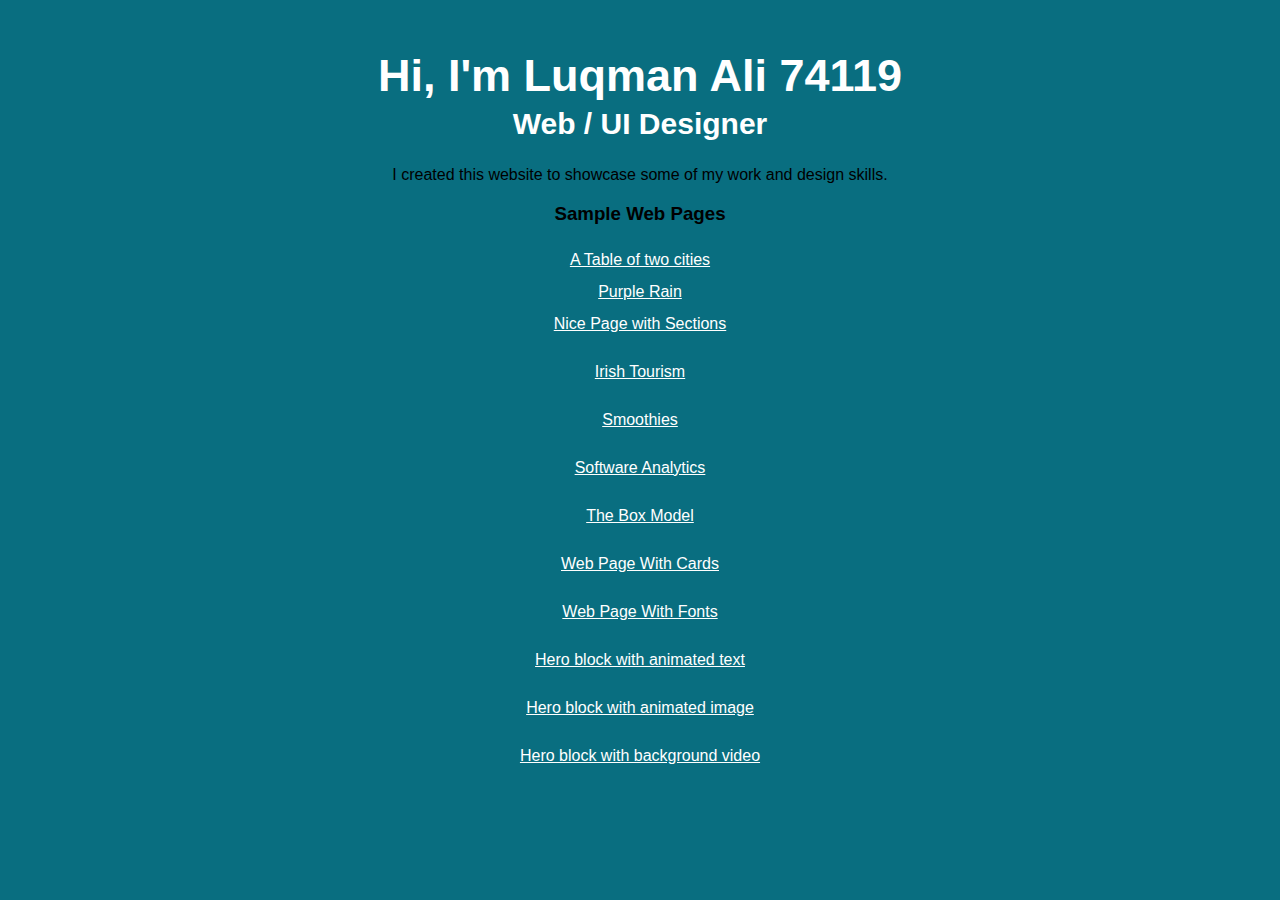
<file: index.html>
<!DOCTYPE html>
<html lang="en">
  <head>
    <meta charset="UTF-8" />
    <meta name="viewport" content="width=device-width, initial-scale=1.0" />
    <link rel="apple-touch-icon" sizes="180x180" href="assests/img/favicon/apple-touch-icon.png">    
    <link rel="icon" type="image/png" sizes="32x32" href="assests/img/favicon/favicon-32x32.png">    
    <link rel="icon" type="image/png" sizes="16x16" href="assests/img/favicon/favicon-16x16.png">    
    <link rel="manifest" href="assests/img/favicon/site.webmanifest">
    <title>Luqman Ali 74119</title>
    <link rel="stylesheet" href="assests/css/global.css" />
  </head>
  <body>
    <div class="container">
      <h1>Hi, I'm Luqman Ali 74119</h1>
      <h2>Web / UI Designer</h2>
      <p>
        I created this website to showcase some of my work and design skills.
      </p>
      <section>
        <h3>Sample Web Pages</h3>
 <a href="exercises/page-1.html">A Table of two cities </a>
</br>
 <a href="exercises/page-2.html">Purple Rain</a>
</br>
        <a href="exercises/page-3.html">Nice Page with Sections</a>
        <p><a href="exercises/page-5.html">Irish Tourism</a></p> 
<p><a href="exercises/page-6.html">Smoothies</a></p> 
<p><a href="exercises/page-7.html">Software Analytics</a></p> 
<p><a href="exercises/page-8.html">The Box Model</a></p>
<p><a href="exercises/page-9.html">Web Page With Cards</a></p> 
<p><a href="exercises/page-10.html">Web Page With Fonts</a></p>
<p><a href="exercises/hero-text.html">Hero block with animated text</a></p> 
<p><a href="exercises/hero-image.html">Hero block with animated image</a></p> 
<p><a href="exercises/hero-video.html">Hero block with background video</a></p> 
      </section>
    </div>
  </body>
</html>
</file>
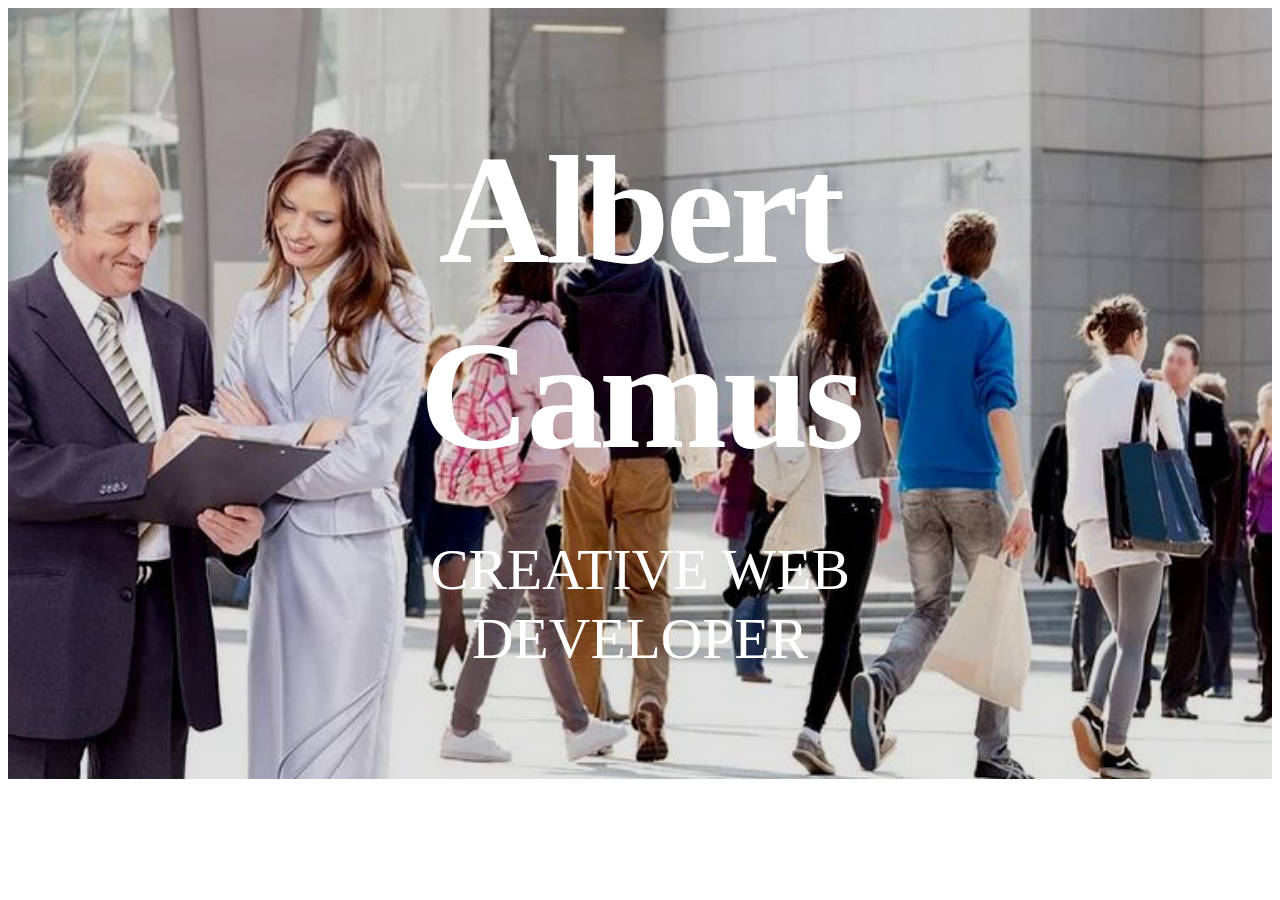
<file: exercises/hero-image.html>
<!DOCTYPE html>
<html lang="en">
<head>
    <meta charset="UTF-8">
    <meta http-equiv="X-UA-Compatible" content="IE=edge">
    <meta name="viewport" content="width=device-width, initial-scale=1.0">
    <title>Luqman Ali 74119</title>
    <meta name="description" content="A hero block with a background image and a tinted overlay.">
    <link rel="stylesheet" href="assets/css/hero-image.css">
</head>


<body>

    <!-- hero block -->
    <header>

        <div class="hero-text-container slide-in-top">
            <!-- Apply slide-in-left for a staggered effect on text -->
            <h1 class="slide-in-left">Albert Camus</h1>
            <h2 class="slide-in-left">Creative Web Developer</h2>
        </div>
        <div class="hero-bg-media">
            <img src="assets/img/business.jpg" alt="sample background image">   
        </div>
        <div class="bd-overly"></div>
    </header>
    <!-- /hero block -->

 

</body>
</html>
</file>
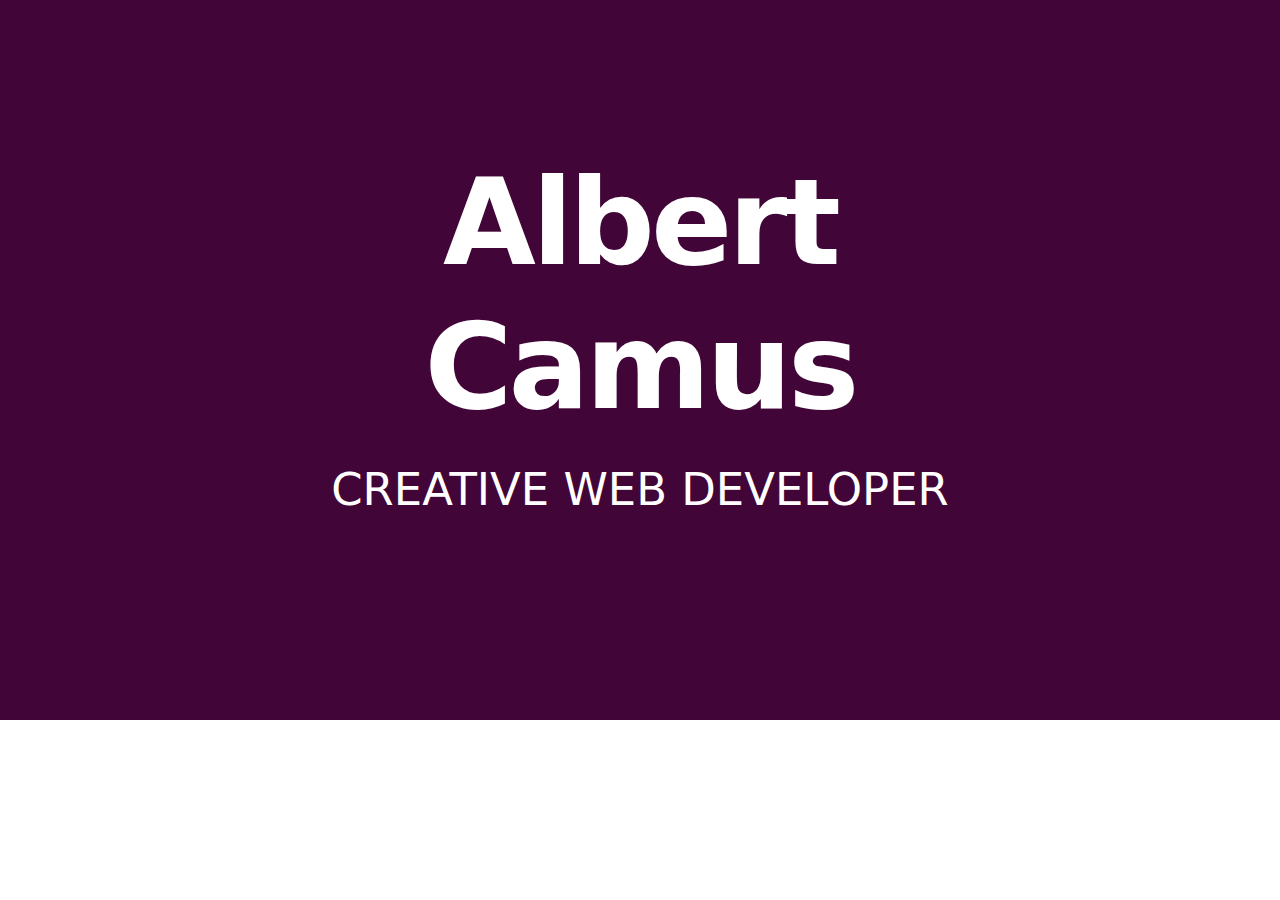
<file: exercises/hero-text.html>
<!DOCTYPE html>
<html lang="en">
<head>
    <meta charset="UTF-8">
    <meta http-equiv="X-UA-Compatible" content="IE=edge">
    <meta name="viewport" content="width=device-width, initial-scale=1.0">
    <title>Luqman Ali 74119</title>
    <meta name="description" content="An above-the-fold hero block with animated text and various background colours.">

    <link rel="stylesheet" href="assets/css/hero-text.css">

</head>


<body>

    <!-- hero block -->
    <header>

        <div class="hero-text-container">
            <h1>Albert Camus</h1>
            <h2>Creative Web Developer</h2>
        </div>

    </header>
    <!-- /hero block -->

 

</body>
</html>
</file>
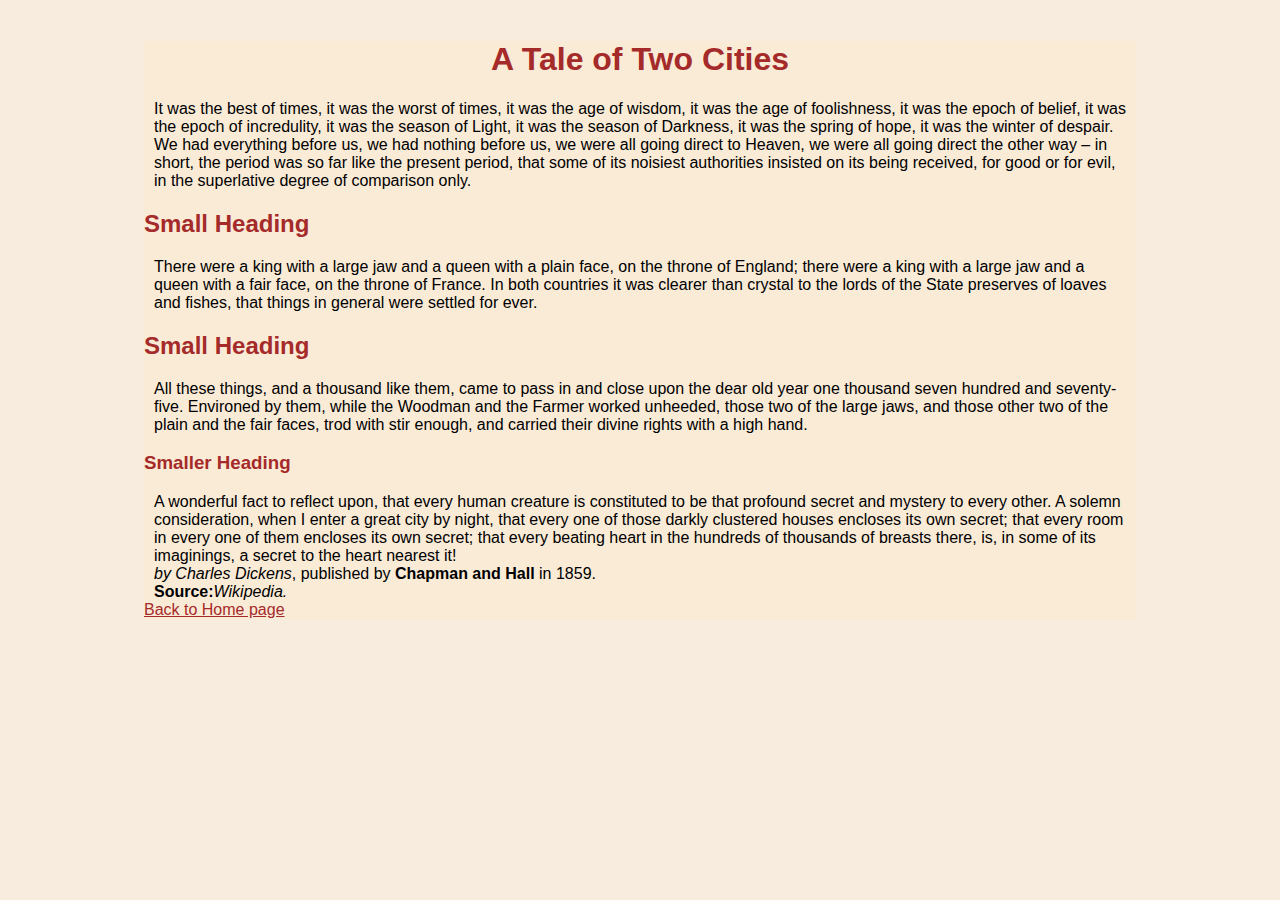
<file: exercises/page-1.html>
<!DOCTYPE html>
<html lang="en">
  <head>
    <meta charset="UTF-8" />
    <meta name="viewport" content="width=device-width, initial-scale=1.0" />
    <title>Luqman Ali 74119</title>
    <link rel="stylesheet" href="assets/css/style-1.css" />
  </head>
  <body>
    <div class="container">
      <h1>A Tale of Two Cities</h1>

      <p>
        It was the best of times, it was the worst of times, it was the age of
        wisdom, it was the age of foolishness, it was the epoch of belief, it
        was the epoch of incredulity, it was the season of Light, it was the
        season of Darkness, it was the spring of hope, it was the winter of
        despair.
      </p>

      <p>
        We had everything before us, we had nothing before us, we were all going
        direct to Heaven, we were all going direct the other way – in short, the
        period was so far like the present period, that some of its noisiest
        authorities insisted on its being received, for good or for evil, in the
        superlative degree of comparison only.
      </p>

      <h2>Small Heading</h2>
      <p>
        There were a king with a large jaw and a queen with a plain face, on the
        throne of England; there were a king with a large jaw and a queen with a
        fair face, on the throne of France. In both countries it was clearer
        than crystal to the lords of the State preserves of loaves and fishes,
        that things in general were settled for ever.
      </p>

      <h2>Small Heading</h2>
      <p>
        All these things, and a thousand like them, came to pass in and close
        upon the dear old year one thousand seven hundred and seventy-five.
        Environed by them, while the Woodman and the Farmer worked unheeded,
        those two of the large jaws, and those other two of the plain and the
        fair faces, trod with stir enough, and carried their divine rights with
        a high hand.
      </p>

      <h3>Smaller Heading</h3>
      <p>
        A wonderful fact to reflect upon, that every human creature is
        constituted to be that profound secret and mystery to every other. A
        solemn consideration, when I enter a great city by night, that every one
        of those darkly clustered houses encloses its own secret; that every
        room in every one of them encloses its own secret; that every beating
        heart in the hundreds of thousands of breasts there, is, in some of its
        imaginings, a secret to the heart nearest it!
      </p>

      <p>
        <em>by Charles Dickens</em>, published by
        <strong>Chapman and Hall</strong> in 1859.<br />
        <strong>Source:</strong><i>Wikipedia.</i>
      </p>

      <a href="../index.html">Back to Home page</a>
    </div>
  </body>
</html>
</file>
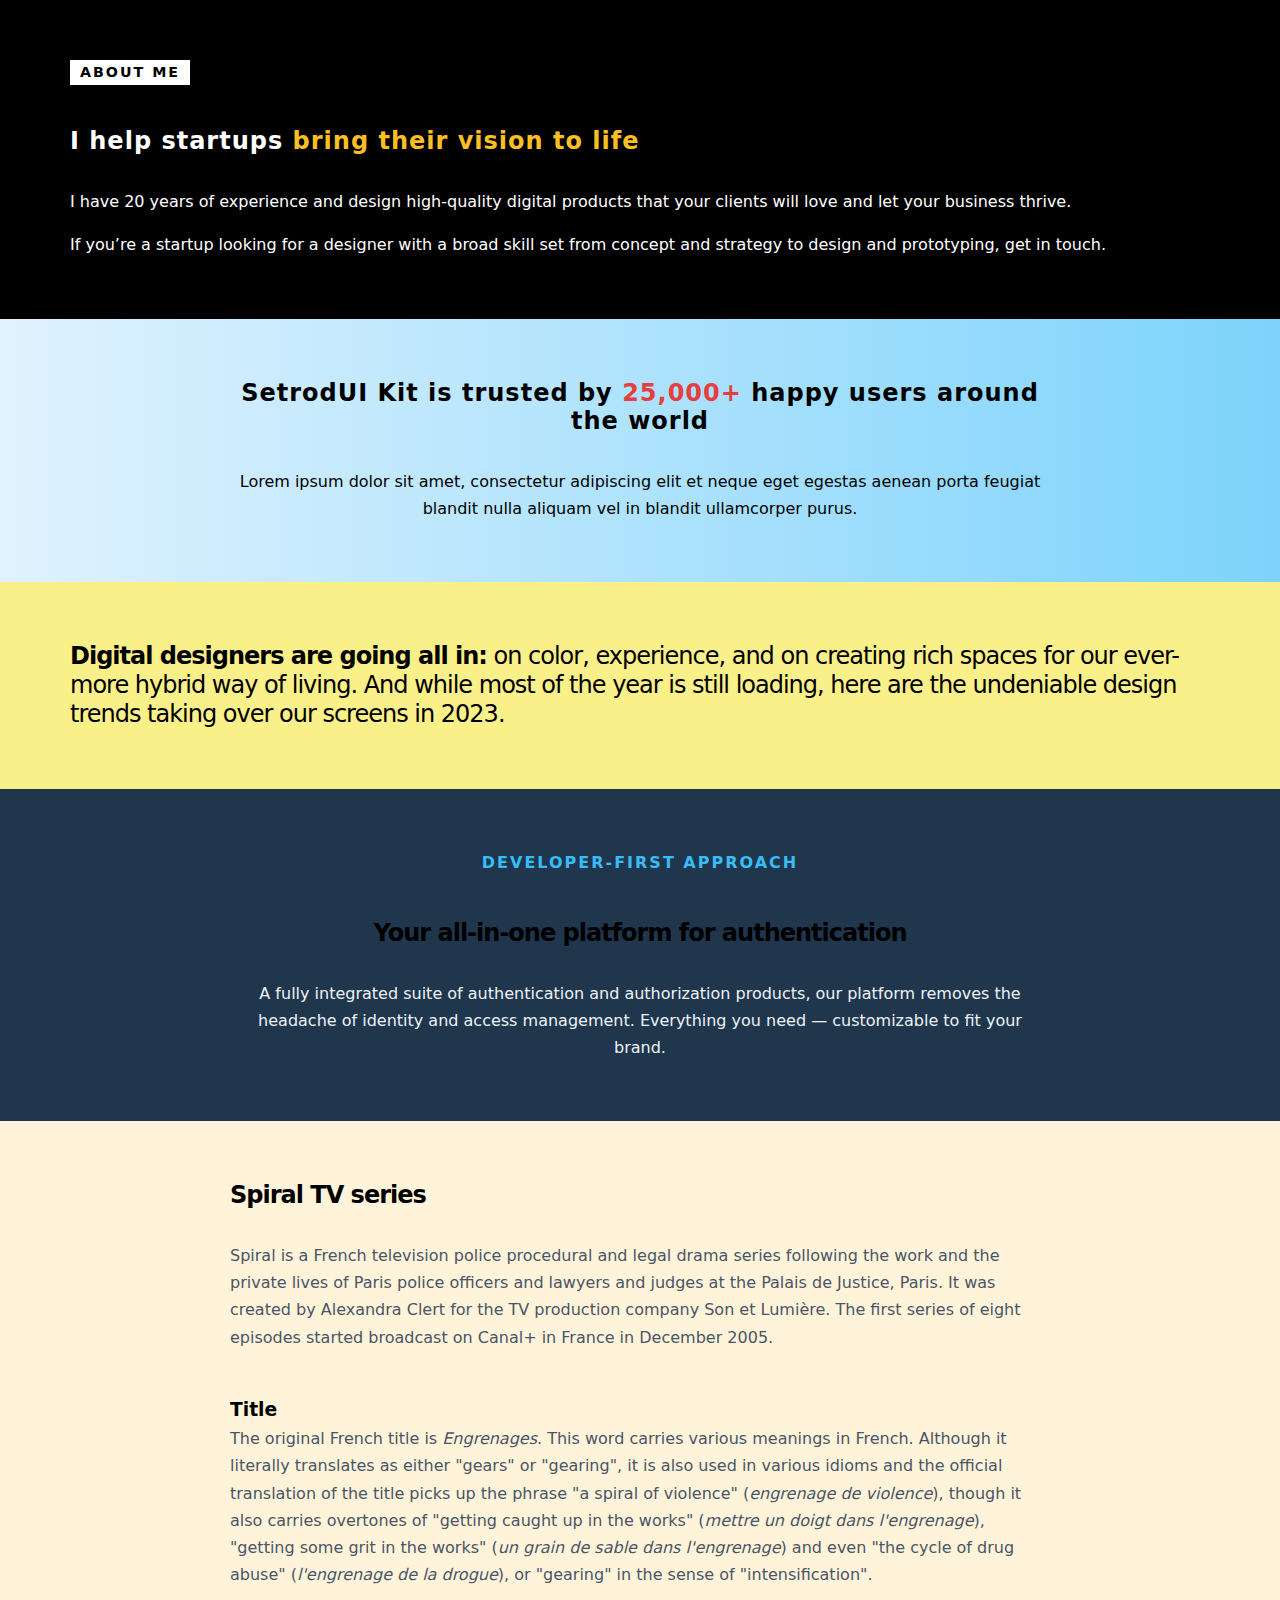
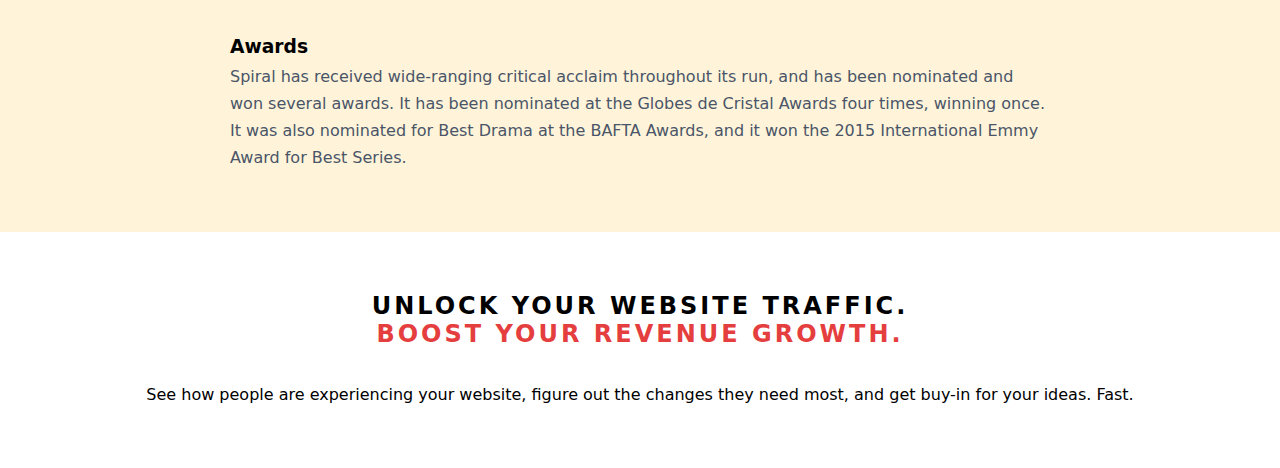
<file: exercises/page-10.html>
<!DOCTYPE html>
<html lang="en">
<head>
	<meta charset="UTF-8">
	<meta http-equiv="X-UA-Compatible" content="IE=edge">
	<meta name="viewport" content="width=device-width, initial-scale=1.0">
	<title>Luqman Ali 74119</title>

	<meta name="description" content="Linking your web pages to Google Fonts and formatting text elements by adding Google Font names to your stylesheets.">

	<link rel="stylesheet" href="assets/css/style-10.css">	

</head>

<body>

	<!-- Section starts here -->
	<section class="section-selector-1 w-1140px">

		<div class="badge"><span>ABOUT ME</span></div>

		<h2>I help startups <span>bring their vision to life</span></h2>
		<p>I have 20 years of experience and design high-quality digital products that your clients will love and let your business thrive.</p>

		<p>If you’re a startup looking for a designer with a broad skill set from concept and strategy to design and prototyping, get in touch.</p>

	</section>
	<!-- Section ends here -->


	<!-- Section starts here -->
	<section class="section-selector-2 w-820px text-center">

		<h2>SetrodUI Kit is trusted by <span>25,000+</span> happy users around the world</h2>
		<p>Lorem ipsum dolor sit amet, consectetur adipiscing elit et neque eget egestas aenean porta feugiat blandit nulla aliquam vel in blandit ullamcorper purus.</p>

	</section>
	<!-- Section ends here -->


	<!-- Section starts here -->
	<section class="section-selector-3 w-1140px">

		<h2><span>Digital designers are going all in:</span> on color, experience, and on creating rich spaces for our ever-more hybrid way of living. And while most of the year is still loading, here are the undeniable design trends taking over our screens in 2023.</h2>
	</section>
	<!-- Section ends here -->


	<!-- Section starts here -->
	<section class="section-selector-4 text-center w-820px">

		<div class="badge"><span>DEVELOPER-FIRST APPROACH</span></div>

		<h2>Your all-in-one platform for authentication</h2>

		<p>A fully integrated suite of authentication and authorization products, our platform removes the headache of identity and access management. Everything you need — customizable to fit your brand.</p>

	</section>
	<!-- Section ends here -->


	<!-- Section starts here -->
	<section class="section-selector-5 w-820px">
		<h2>Spiral TV series</h2>

		<p>Spiral is a French television police procedural and legal drama series following the work and the private lives of Paris police officers and lawyers and judges at the Palais de Justice, Paris. It was created by Alexandra Clert for the TV production company Son et Lumière. The first series of eight episodes started broadcast on Canal+ in France in December 2005.</p>

		<h3>Title</h3>
		<p>The original French title is <i>Engrenages</i>. This word carries various meanings in French. Although it literally translates as either "gears" or "gearing", it is also used in various idioms and the official translation of the title picks up the phrase "a spiral of violence" (<i>engrenage de violence</i>), though it also carries overtones of "getting caught up in the works" (<i>mettre un doigt dans l'engrenage</i>), "getting some grit in the works" (<i>un grain de sable dans l'engrenage</i>) and even "the cycle of drug abuse" (<i>l'engrenage de la drogue</i>), or "gearing" in the sense of "intensification".</p>

		<h3>Awards</h3>
		<p>Spiral has received wide-ranging critical acclaim throughout its run, and has been nominated and won several awards. It has been nominated at the Globes de Cristal Awards four times, winning once. It was also nominated for Best Drama at the BAFTA Awards, and it won the 2015 International Emmy Award for Best Series.</p>

	</section>
	<!-- Section ends here -->


	<!-- Section starts here -->
	<section class="section-selector-6 w-1140px text-center">

		<h2>UNLOCK YOUR WEBSITE TRAFFIC.<br>
		<span>BOOST YOUR REVENUE GROWTH.</span></h2>

		<p>See how people are experiencing your website, figure out the changes they need most, and get buy-in for your ideas. Fast.</p>

	</section>
	<!-- Section ends here -->

</body>
</html>
</file>
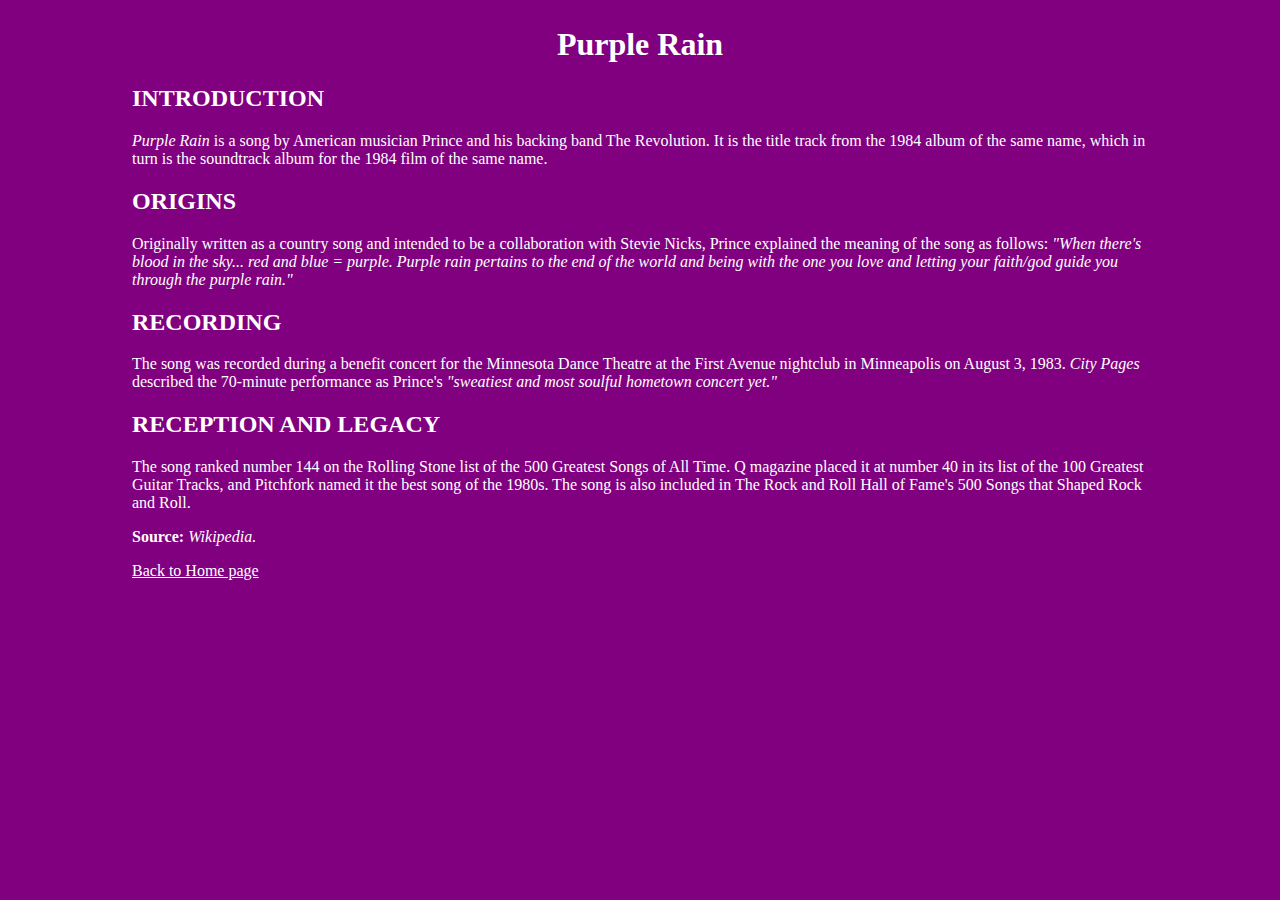
<file: exercises/page-2.html>
<!DOCTYPE html>
<html lang="en">
  <head>
    <meta charset="UTF-8" />
    <meta name="viewport" content="width=device-width, initial-scale=1.0" />
    <title>Luqman Ali 74119</title>
    <link rel="stylesheet" href="assets/css/style-2.css" />
  </head>
  <body>
    <div class="container">
      <h1>Purple Rain</h1>

      <h2>INTRODUCTION</h2>
      <p>
        <em>Purple Rain</em> is a song by American musician Prince and his
        backing band The Revolution. It is the title track from the 1984 album
        of the same name, which in turn is the soundtrack album for the 1984
        film of the same name.
      </p>

      <h2>ORIGINS</h2>
      <p>
        Originally written as a country song and intended to be a collaboration
        with Stevie Nicks, Prince explained the meaning of the song as follows:
        <em
          >"When there's blood in the sky... red and blue = purple. Purple rain
          pertains to the end of the world and being with the one you love and
          letting your faith/god guide you through the purple rain."</em
        >
      </p>

      <h2>RECORDING</h2>
      <p>
        The song was recorded during a benefit concert for the Minnesota Dance
        Theatre at the First Avenue nightclub in Minneapolis on August 3, 1983.
        <em>City Pages</em> described the 70-minute performance as Prince's
        <em>"sweatiest and most soulful hometown concert yet."</em>
      </p>

      <h2>RECEPTION AND LEGACY</h2>
      <p>
        The song ranked number 144 on the Rolling Stone list of the 500 Greatest
        Songs of All Time. Q magazine placed it at number 40 in its list of the
        100 Greatest Guitar Tracks, and Pitchfork named it the best song of the
        1980s. The song is also included in The Rock and Roll Hall of Fame's 500
        Songs that Shaped Rock and Roll.
      </p>

      <p><strong>Source:</strong> <em>Wikipedia.</em></p>

      <a href="../index.html">Back to Home page</a>
    </div>
  </body>
</html>
</file>
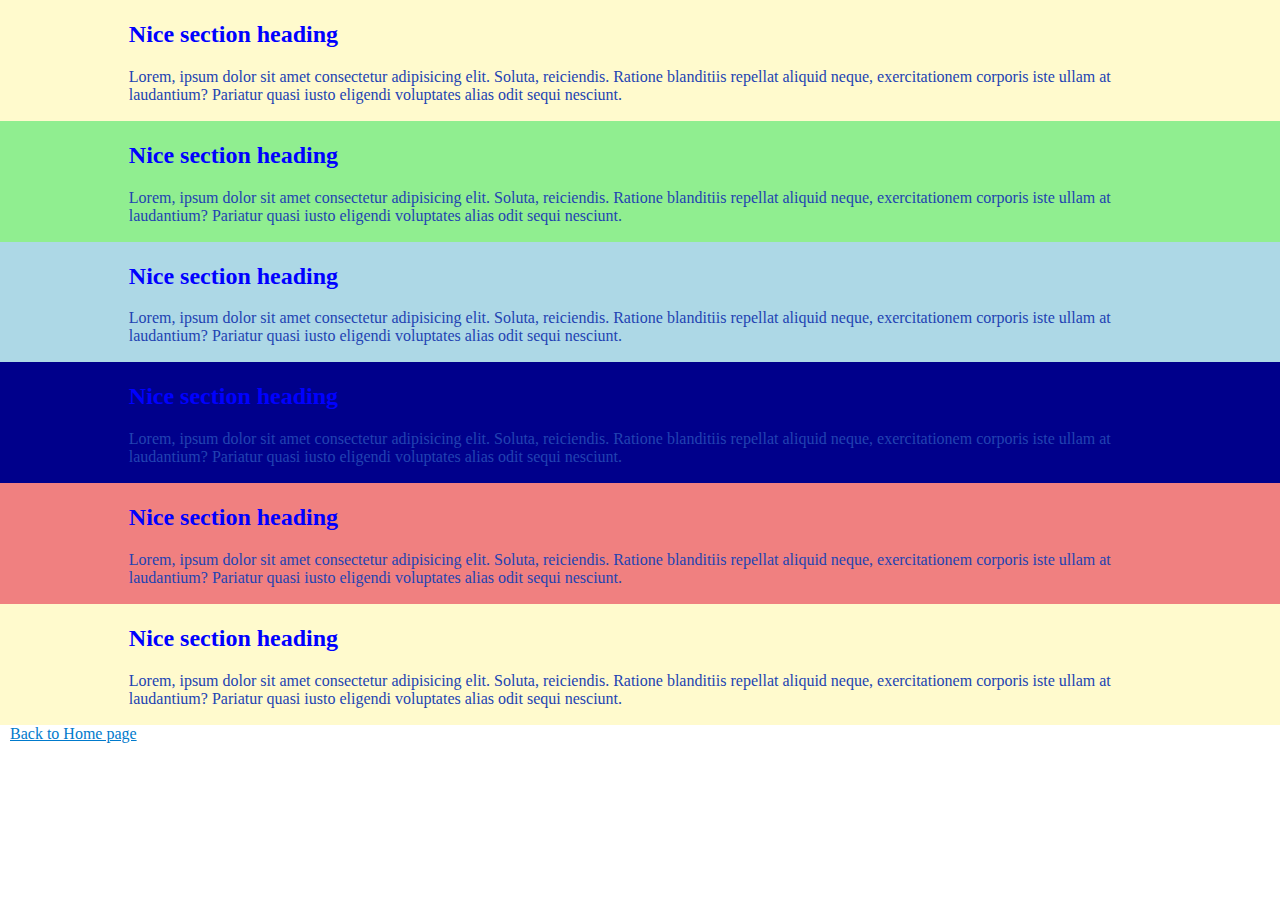
<file: exercises/page-3.html>
<!DOCTYPE html>
<html lang="en">
  <head>
    <meta charset="UTF-8" />
    <meta name="viewport" content="width=device-width, initial-scale=1.0" />
    <title>Luqman Ali 74119</title>
    <link rel="stylesheet" href="assets/css/style-3.css" />
  </head>
  <body>
    <section class="section-1">
      <div class="container">
        <h2>Nice section heading</h2>

        <p>
          Lorem, ipsum dolor sit amet consectetur adipisicing elit. Soluta,
          reiciendis. Ratione blanditiis repellat aliquid neque, exercitationem
          corporis iste ullam at laudantium? Pariatur quasi iusto eligendi
          voluptates alias odit sequi nesciunt.
        </p>
      </div>
    </section>

    <section class="section-2">
      <div class="container">
        <h2>Nice section heading</h2>

        <p>
          Lorem, ipsum dolor sit amet consectetur adipisicing elit. Soluta,
          reiciendis. Ratione blanditiis repellat aliquid neque, exercitationem
          corporis iste ullam at laudantium? Pariatur quasi iusto eligendi
          voluptates alias odit sequi nesciunt.
        </p>
      </div>
    </section>

    <section class="section-3">
      <div class="container">
        <h2>Nice section heading</h2>

        <p>
          Lorem, ipsum dolor sit amet consectetur adipisicing elit. Soluta,
          reiciendis. Ratione blanditiis repellat aliquid neque, exercitationem
          corporis iste ullam at laudantium? Pariatur quasi iusto eligendi
          voluptates alias odit sequi nesciunt.
        </p>
      </div>
    </section>

    <section class="section-4">
      <div class="container">
        <h2>Nice section heading</h2>

        <p>
          Lorem, ipsum dolor sit amet consectetur adipisicing elit. Soluta,
          reiciendis. Ratione blanditiis repellat aliquid neque, exercitationem
          corporis iste ullam at laudantium? Pariatur quasi iusto eligendi
          voluptates alias odit sequi nesciunt.
        </p>
      </div>
    </section>

    <section class="section-5">
      <div class="container">
        <h2>Nice section heading</h2>

        <p>
          Lorem, ipsum dolor sit amet consectetur adipisicing elit. Soluta,
          reiciendis. Ratione blanditiis repellat aliquid neque, exercitationem
          corporis iste ullam at laudantium? Pariatur quasi iusto eligendi
          voluptates alias odit sequi nesciunt.
        </p>
      </div>
    </section>

    <section class="section-1">
      <div class="container">
        <h2>Nice section heading</h2>

        <p>
          Lorem, ipsum dolor sit amet consectetur adipisicing elit. Soluta,
          reiciendis. Ratione blanditiis repellat aliquid neque, exercitationem
          corporis iste ullam at laudantium? Pariatur quasi iusto eligendi
          voluptates alias odit sequi nesciunt.
        </p>
      </div>
    </section>

    <a href="../index.html">Back to Home page</a>
  </body>
</html>
</file>
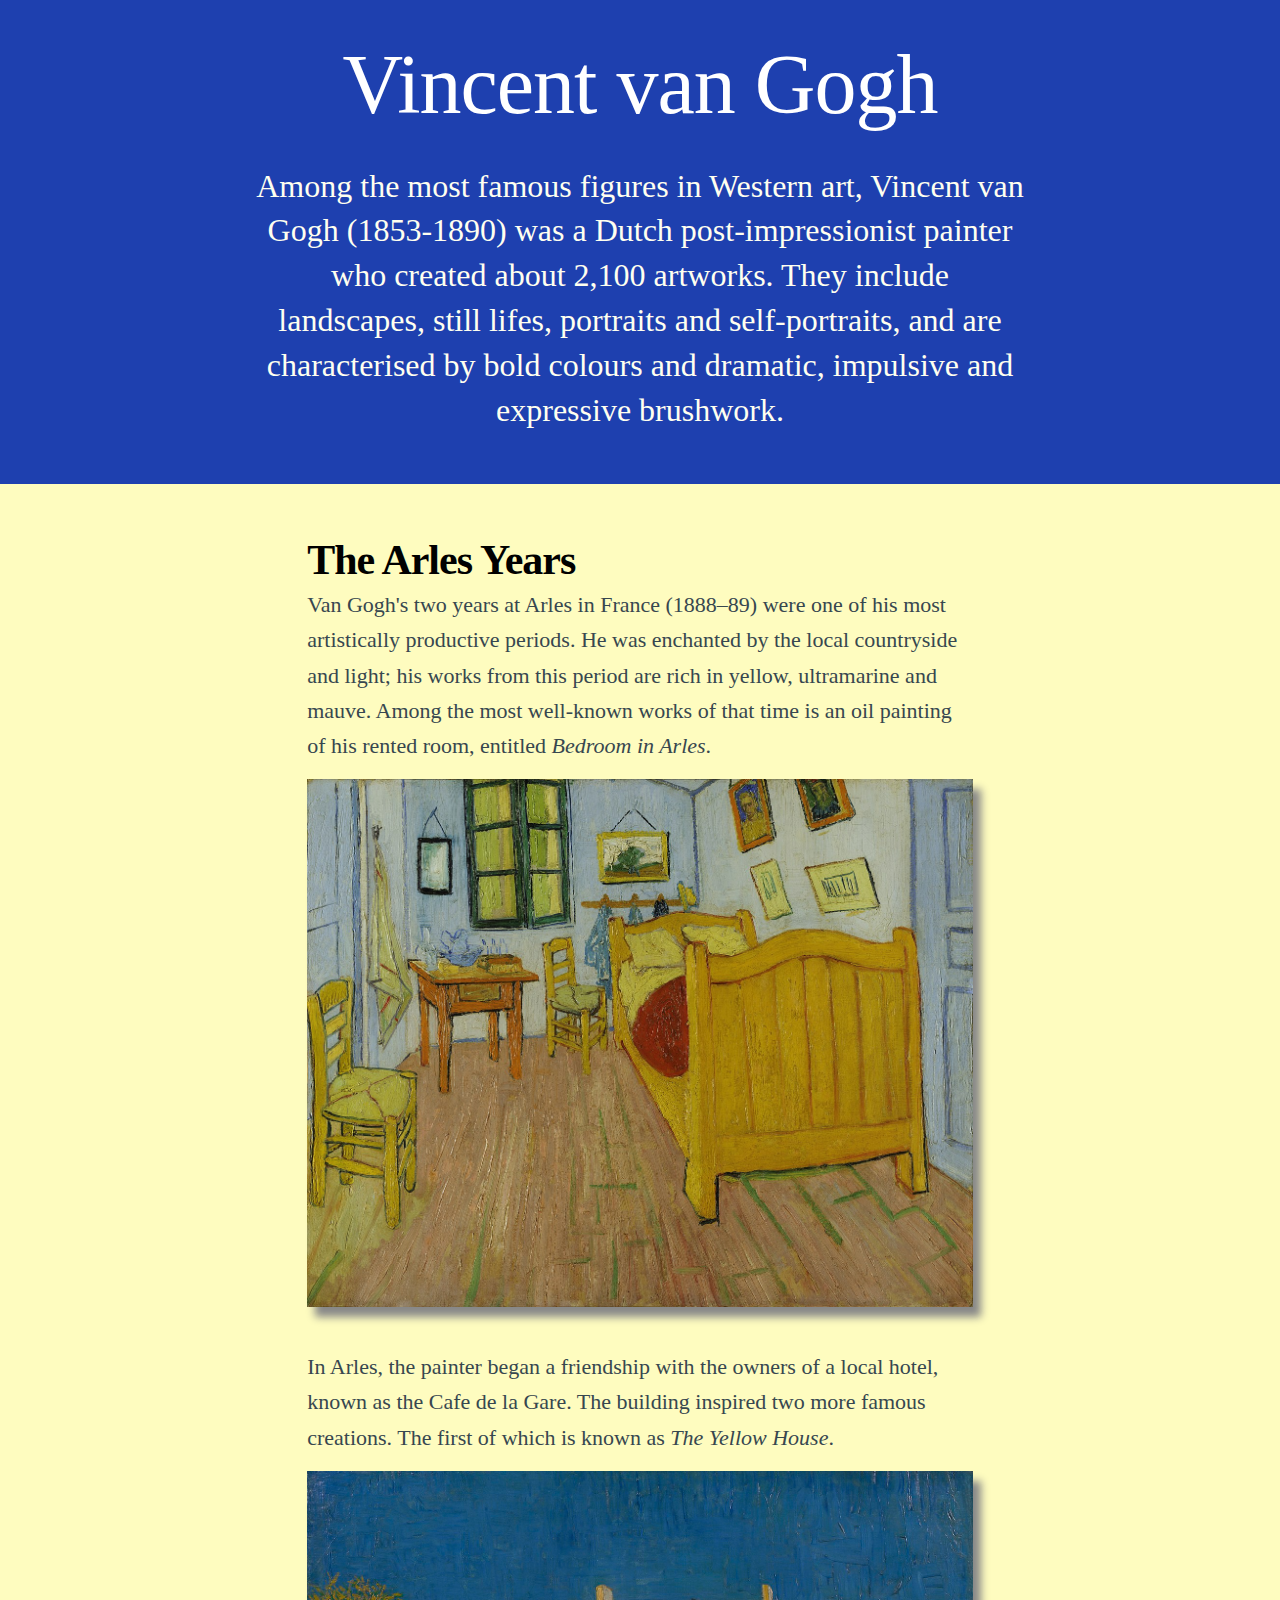
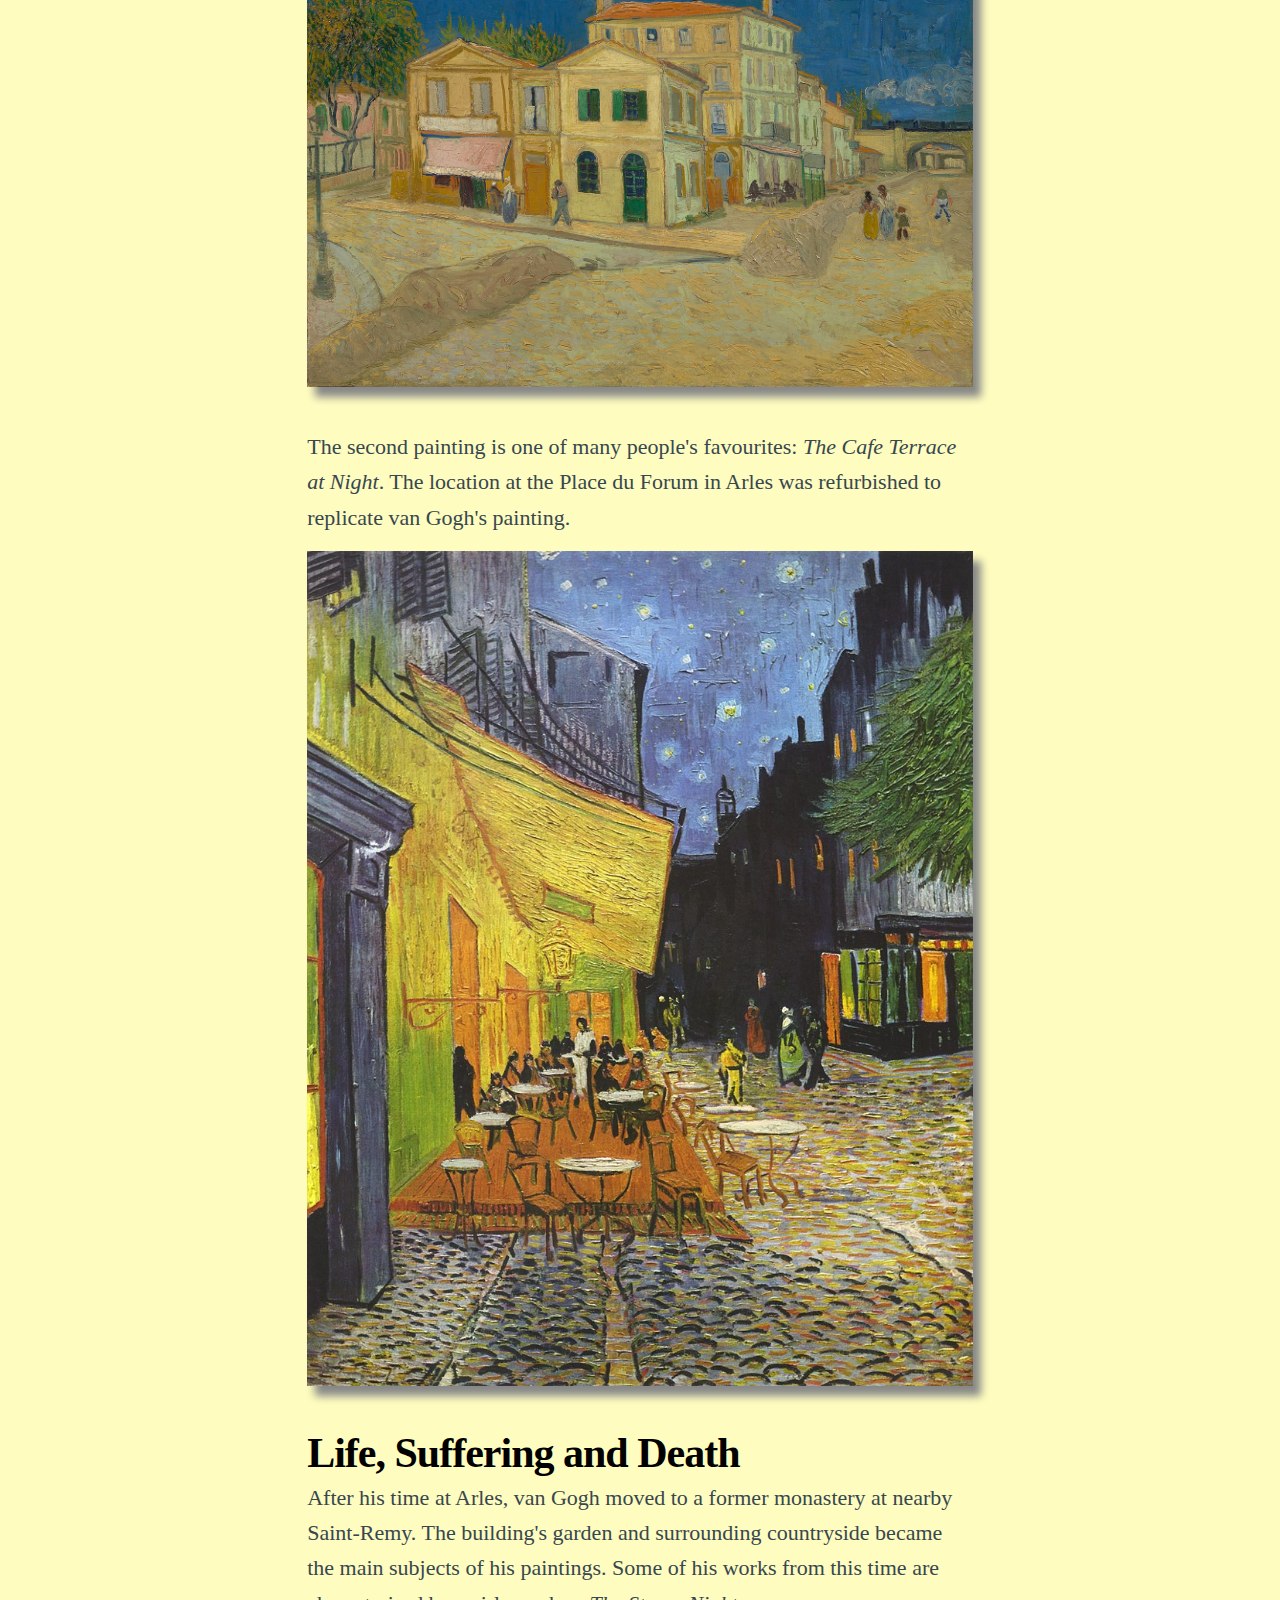
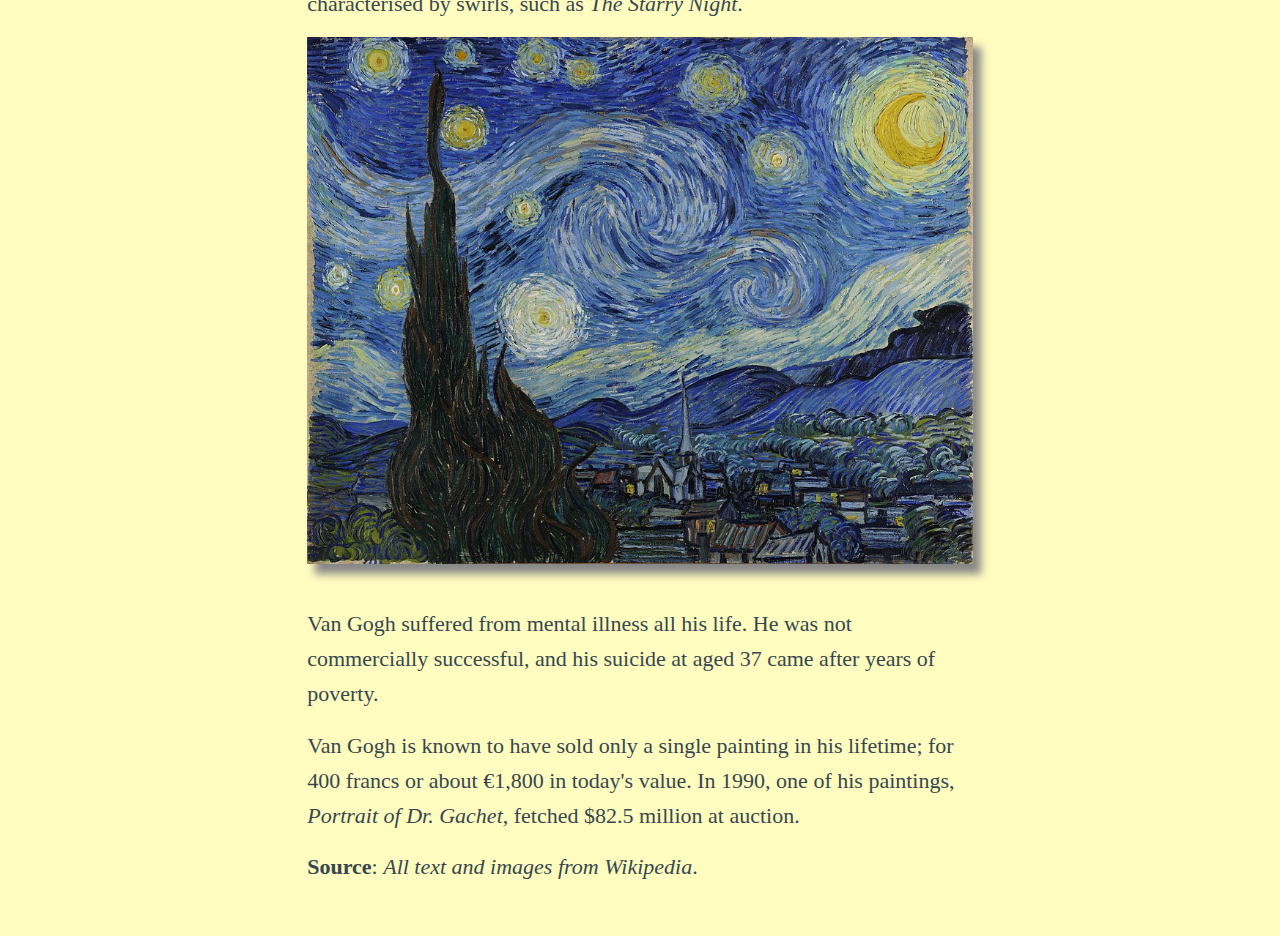
<file: exercises/page-4.html>
<!DOCTYPE html>
<html lang="en">
<head>
    <meta charset="UTF-8">
    <meta name="viewport" content="width=device-width, initial-scale=1.0">

    <title>Luqman Ali 74119</title>
    <meta name="description" content="The Dutch post-impressionist whose works are characterised by bold colours and dramatic, impulsive and expressive brushwork.">

    <link rel="stylesheet" href="assets/css/style-4.css">

</head>


<body>

    <header>
        <h1>Vincent van Gogh</h1>

        <h2>Among the most famous figures in Western art, Vincent van Gogh (1853-1890) was a Dutch post-impressionist painter who created about 2,100 artworks. They include landscapes, still lifes, portraits and self-portraits, and are characterised by bold colours and dramatic, impulsive and expressive brushwork.</h2>

    </header>

    <main>

    <section>

        <h3>The Arles Years</h3>
        <p>Van Gogh's two years at Arles in France (1888–89) were one of his most artistically productive periods. He was enchanted by the local countryside and light; his works from this period are rich in yellow, ultramarine and mauve. Among the most well-known works of that time is an oil painting of his rented room, entitled <i>Bedroom in Arles</i>.</p>
        <img src="assets/img/bedroom-arles-van-gogh.jpg" alt="Bedroom in Arles, van Gogh">  
        <p>In Arles, the painter began a friendship with the owners of a local hotel, known as the Cafe de la Gare. The building inspired two more famous creations. The first of which is known as <i>The Yellow House</i>.</p>  
        <img src="assets/img/yellow-house-van-gogh.jpg" alt="The Yellow House, van Gogh">  
        <p>The second painting is one of many people's favourites: <i>The Cafe Terrace at Night</i>. The location at the Place du Forum in Arles was refurbished to replicate van Gogh's painting.</p>
        <img src="assets/img/cafe-terrace-at-night-van-gogh.jpg" alt="The Cafe Terrace at Night, van Gogh">  
        <h3>Life, Suffering and Death</h3>

        <p>After his time at Arles, van Gogh moved to a former monastery at nearby Saint-Remy. The building's garden and surrounding countryside became the main subjects of his paintings. Some of his works from this time are characterised by swirls, such as <i>The Starry Night</i>.</p>
        <img src="assets/img/starry-night-van-gogh.jpg" alt="Starry Night, van Gogh">  
        <p>Van Gogh suffered from mental illness all his life. He was not commercially successful, and his suicide at aged 37 came after years of poverty.</p>

        <p>Van Gogh is known to have sold only a single painting in his lifetime; for 400 francs or about €1,800 in today's value. In 1990, one of his paintings, <i>Portrait of Dr. Gachet</i>, fetched $82.5 million at auction.</p>

        <p><b>Source</b>: <i>All text and images from Wikipedia</i>.</p>

    </section>

    </main>
</body>
</html>
</file>
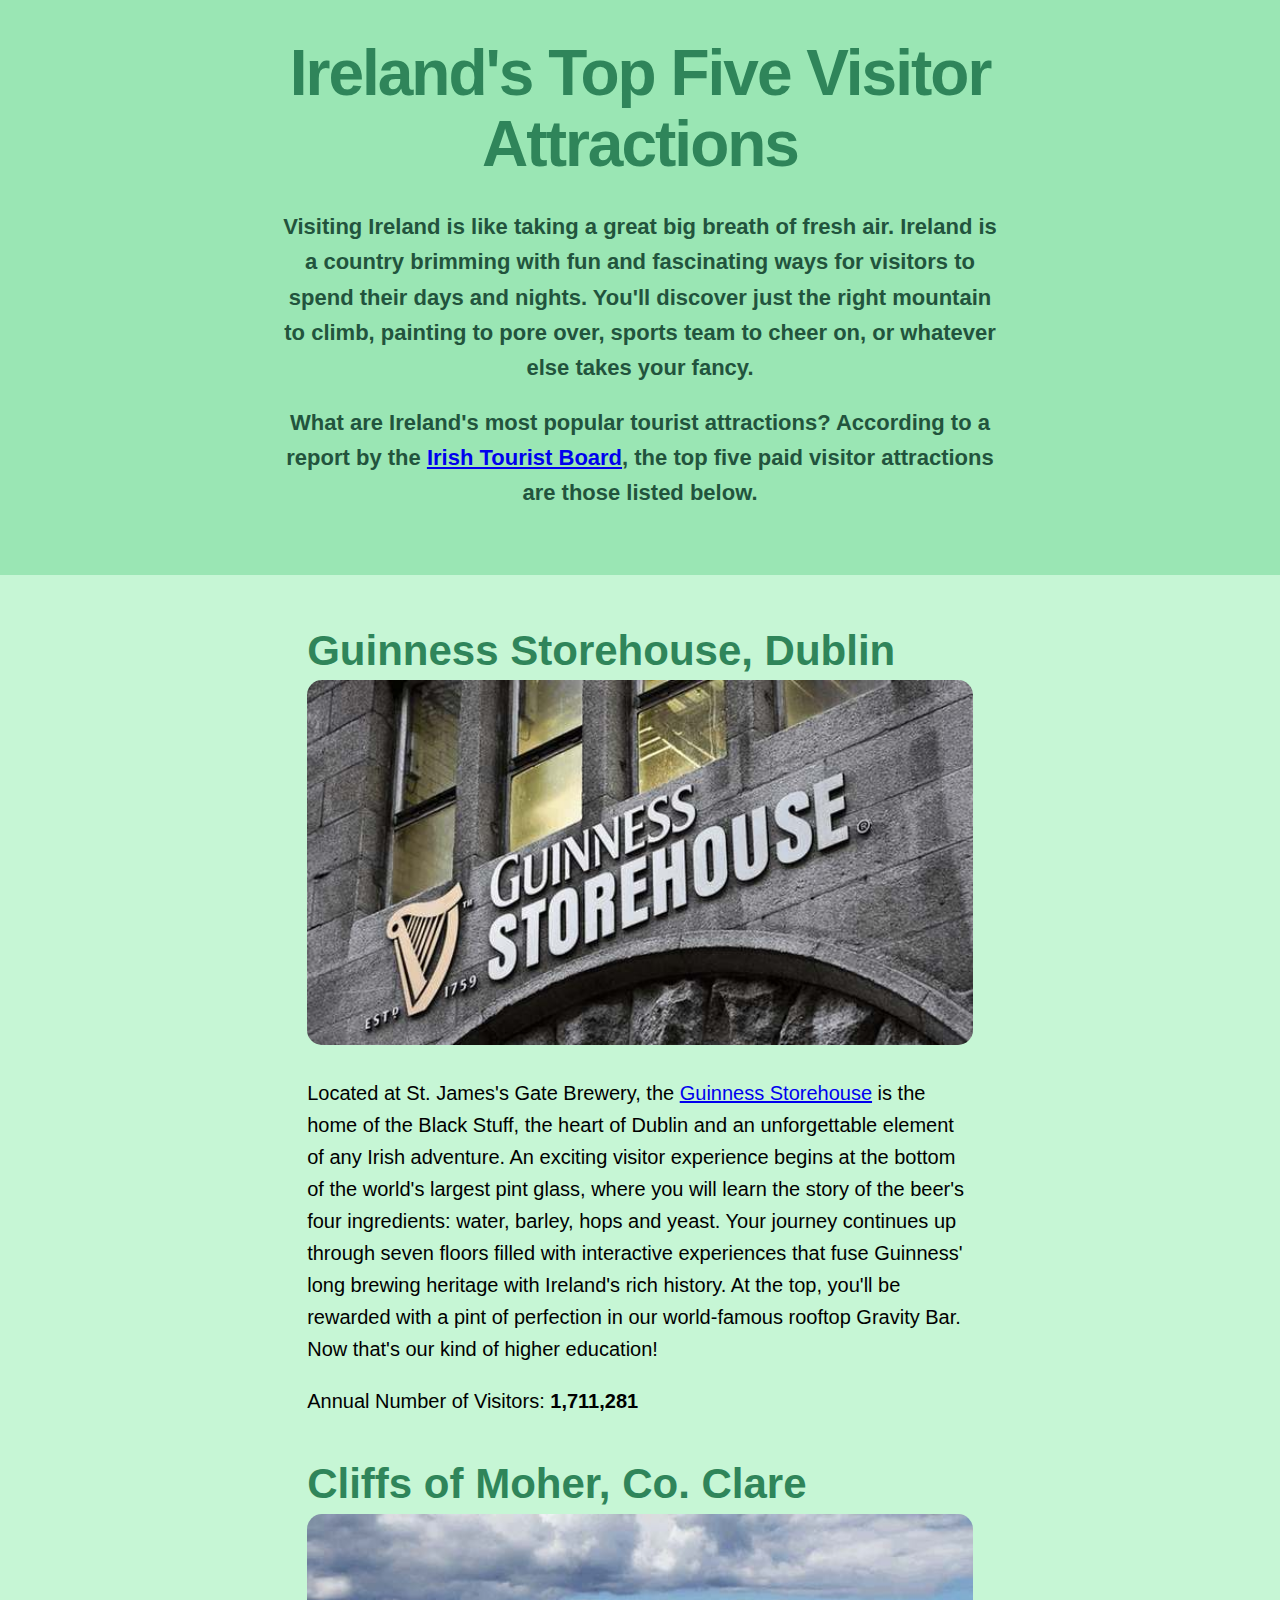
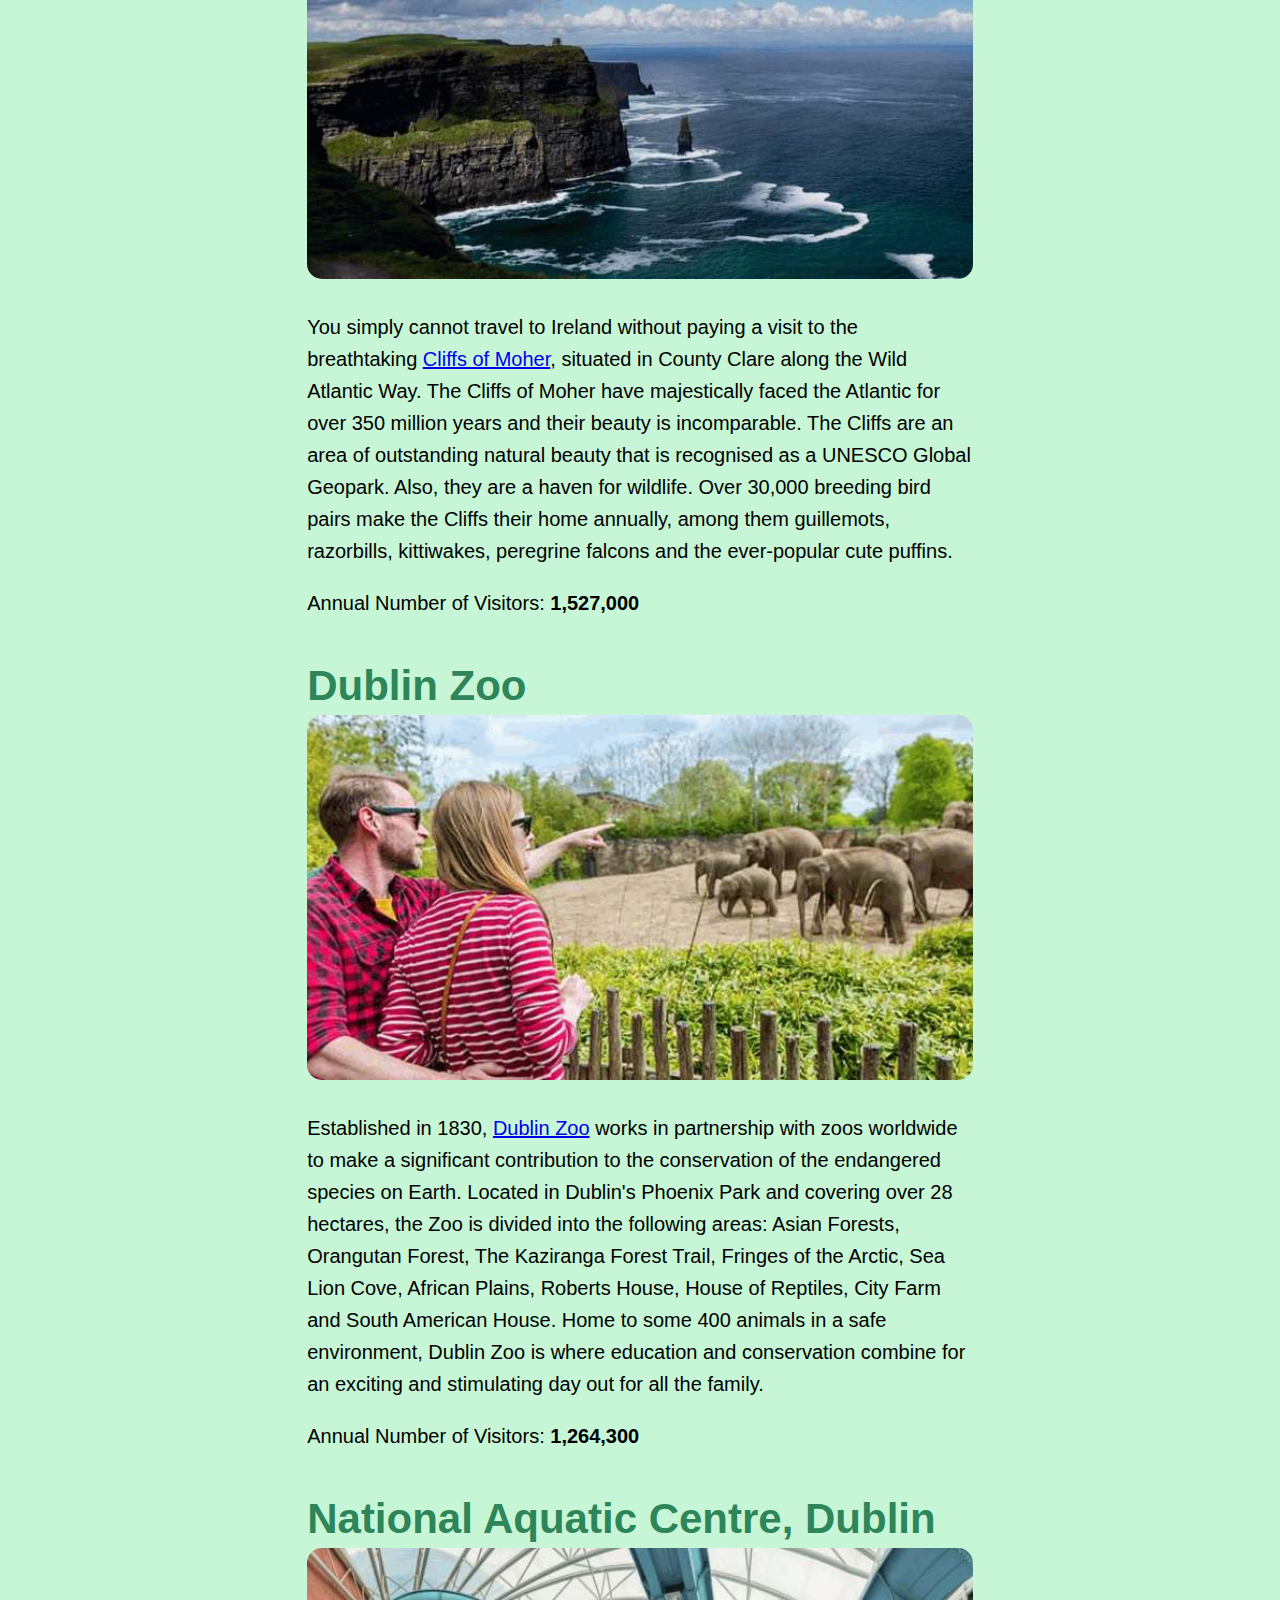
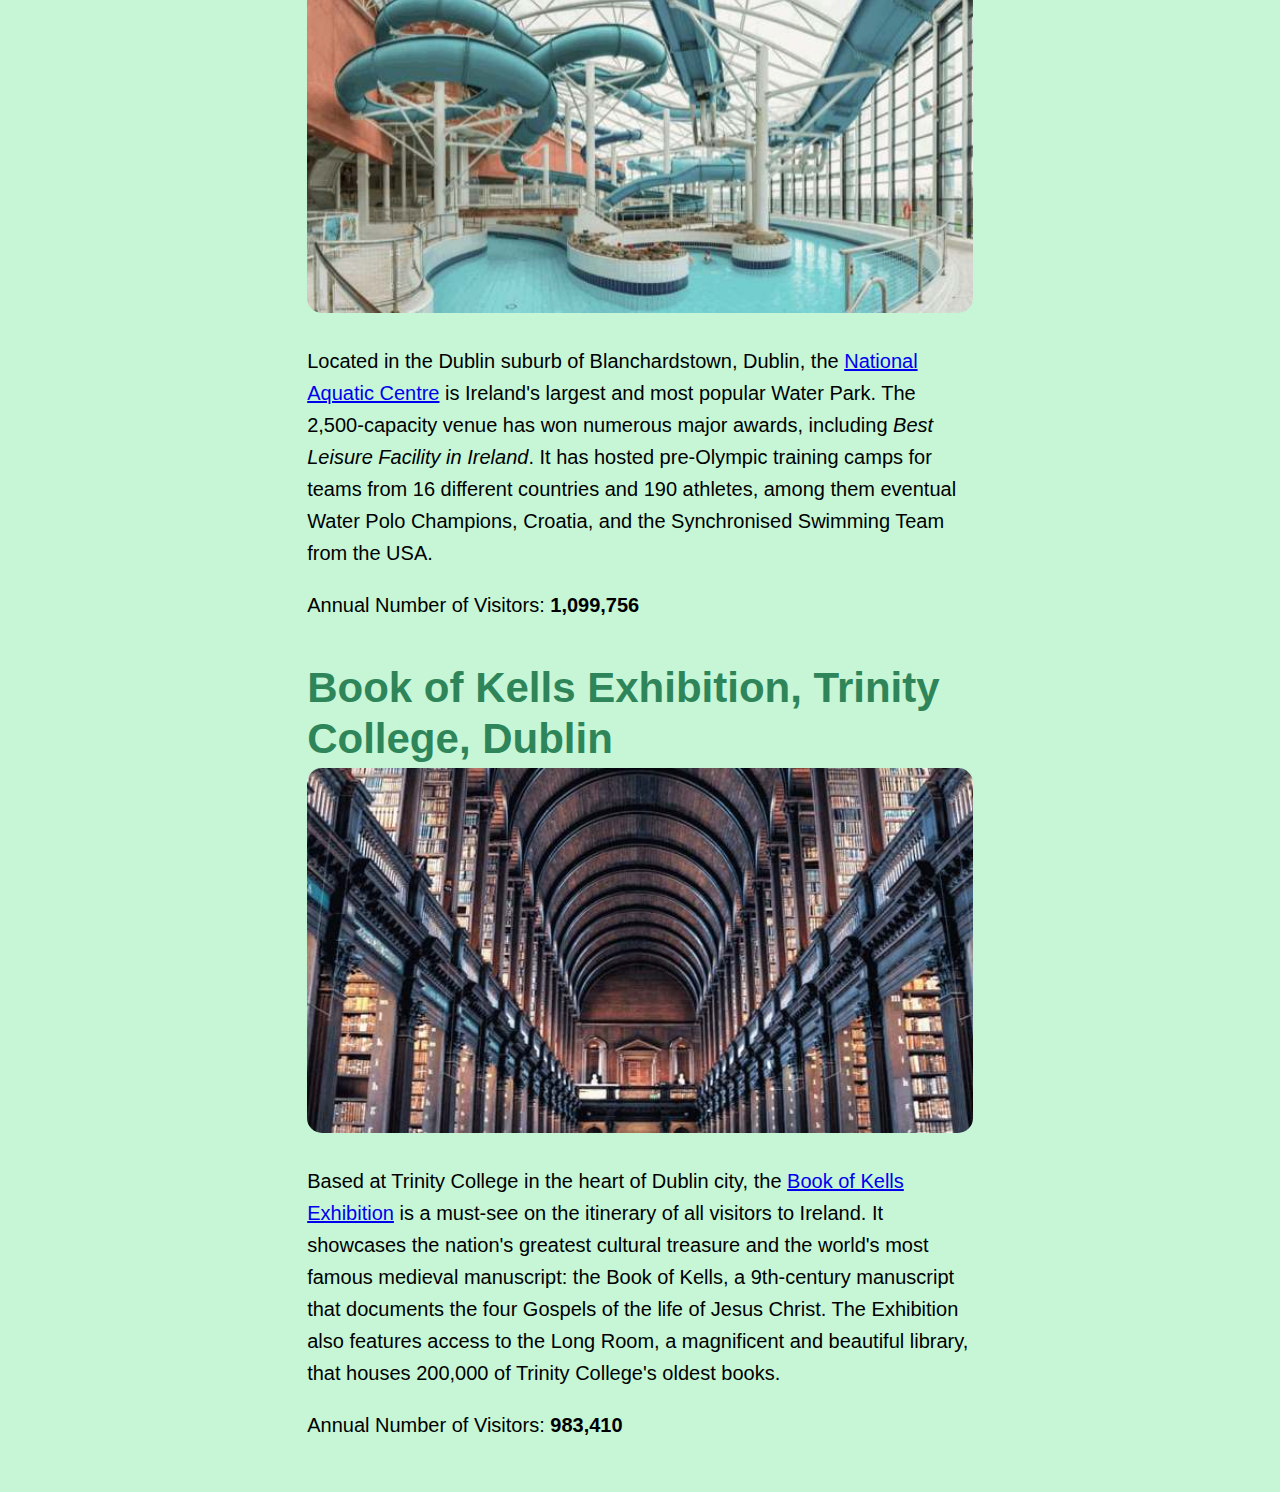
<file: exercises/page-5.html>
<!DOCTYPE html>
<html lang="en">
<head>
  <meta charset="utf-8">
  <meta name="viewport" content="width=device-width, initial-scale=1.0">
  <meta http-equiv="X-UA-Compatible" content="IE=edge">
  
  <title>Luqman Ali 74119</title>
  <meta name="description" content="The country's most popular atractions for visitors, according to the Irish Tourist Board.">
  
  <link rel="stylesheet" href="assets/css/style-5.css">

</head>

<body>

<header>
    <h1>Ireland's Top Five Visitor Attractions</h1>

    <p>Visiting Ireland is like taking a great big breath of fresh air. Ireland is a country brimming with fun and fascinating ways for visitors to spend their days and nights. You'll discover just the right mountain to climb, painting to pore over, sports team to cheer on, or whatever else takes your fancy.</p>

    <p>What are Ireland's most popular tourist attractions? According to a report by the <a href="https://www.discoverireland.ie/">Irish Tourist Board</a>, the top five paid visitor attractions are those listed below.</p>

</header> 

<main>

<section>

    <h2>Guinness Storehouse, Dublin</h2>
    <img src="assets/img/guinness-storehouse.jpg" alt="Guinness Storehouse">  
    <p>Located at St. James's Gate Brewery, the <a href="https://www.guinness-storehouse.com/en" target="_blank">Guinness Storehouse</a> is the home of the Black Stuff, the heart of Dublin and an unforgettable element of any Irish adventure. An exciting visitor experience begins at the bottom of the world's largest pint glass, where you will learn the story of the beer's four ingredients: water, barley, hops and yeast. Your journey continues up through seven floors filled with interactive experiences that fuse Guinness' long brewing heritage with Ireland's rich history. At the top, you'll be rewarded with a pint of perfection in our world-famous rooftop Gravity Bar. Now that's our kind of higher education!</p>

    <p>Annual Number of Visitors: <b>1,711,281</b></p>


    <h2>Cliffs of Moher, Co. Clare</h2>
    <img src="assets/img/cliffs-of-moher.jpg" alt="Cliffs of Moher">
    <p>You simply cannot travel to Ireland without paying a visit to the breathtaking <a href="https://www.cliffsofmoher.ie" target="_blank">Cliffs of Moher</a>, situated in County Clare along the Wild Atlantic Way. The Cliffs of Moher have majestically faced the Atlantic for over 350 million years and their beauty is incomparable. The Cliffs are an area of outstanding natural beauty that is recognised as a UNESCO Global Geopark. Also, they are a haven for wildlife. Over 30,000 breeding bird pairs make the Cliffs their home annually, among them guillemots, razorbills, kittiwakes, peregrine falcons and the ever-popular cute puffins.</p>
 
    <p>Annual Number of Visitors: <b>1,527,000</b></p>


    <h2>Dublin Zoo</h2>
    <img src="assets/img/dublin-zoo.jpg" alt="Dublin Zoo">
    <p>Established in 1830, <a href="https://www.dublinzoo.ie"  target="_blank">Dublin Zoo</a> works in partnership with zoos worldwide to make a significant contribution to the conservation of the endangered species on Earth. Located in Dublin's Phoenix Park and covering over 28 hectares, the Zoo is divided into the following areas: Asian Forests, Orangutan Forest, The Kaziranga Forest Trail, Fringes of the Arctic, Sea Lion Cove, African Plains, Roberts House, House of Reptiles, City Farm and South American House. Home to some 400 animals in a safe environment, Dublin Zoo is where education and conservation combine for an exciting and stimulating day out for all the family.</p>
    <p>Annual Number of Visitors: <b>1,264,300</b></p>


    <h2>National Aquatic Centre, Dublin</h2>
    <img src="assets/img/national-aquatic-centre.jpg" alt="National Aquatic Centre">
    <p>Located in the Dublin suburb of Blanchardstown, Dublin, the <a href="https://www.nationalaquaticcentre.ie" target="_blank">National Aquatic Centre</a> is Ireland's largest and most popular Water Park. The 2,500-capacity venue has won numerous major awards, including <i>Best Leisure Facility in Ireland</i>. It has hosted pre-Olympic training camps for teams from 16 different countries and 190 athletes, among them eventual Water Polo Champions, Croatia, and the Synchronised Swimming Team from the USA.</p>
    <p>Annual Number of Visitors: <b>1,099,756</b></p>


    <h2>Book of Kells Exhibition, Trinity College, Dublin</h2>
    <img src="assets/img/book-of-kells.jpg" alt="Book of Kells">
    <p>Based at Trinity College in the heart of Dublin city, the <a href="https://www.tcd.ie/visitors/book-of-kells/" target="_blank">Book of Kells Exhibition</a> is a must-see on the itinerary of all visitors to Ireland. It showcases the nation's greatest cultural treasure and the world's most famous medieval manuscript: the Book of Kells, a 9th-century manuscript that documents the four Gospels of the life of Jesus Christ. The Exhibition also features access to the Long Room, a magnificent and beautiful library, that houses 200,000 of Trinity College's oldest books.</p>
    <p>Annual Number of Visitors: <b>983,410</b></p>

</section>

</main>

</body>
</html>
</file>
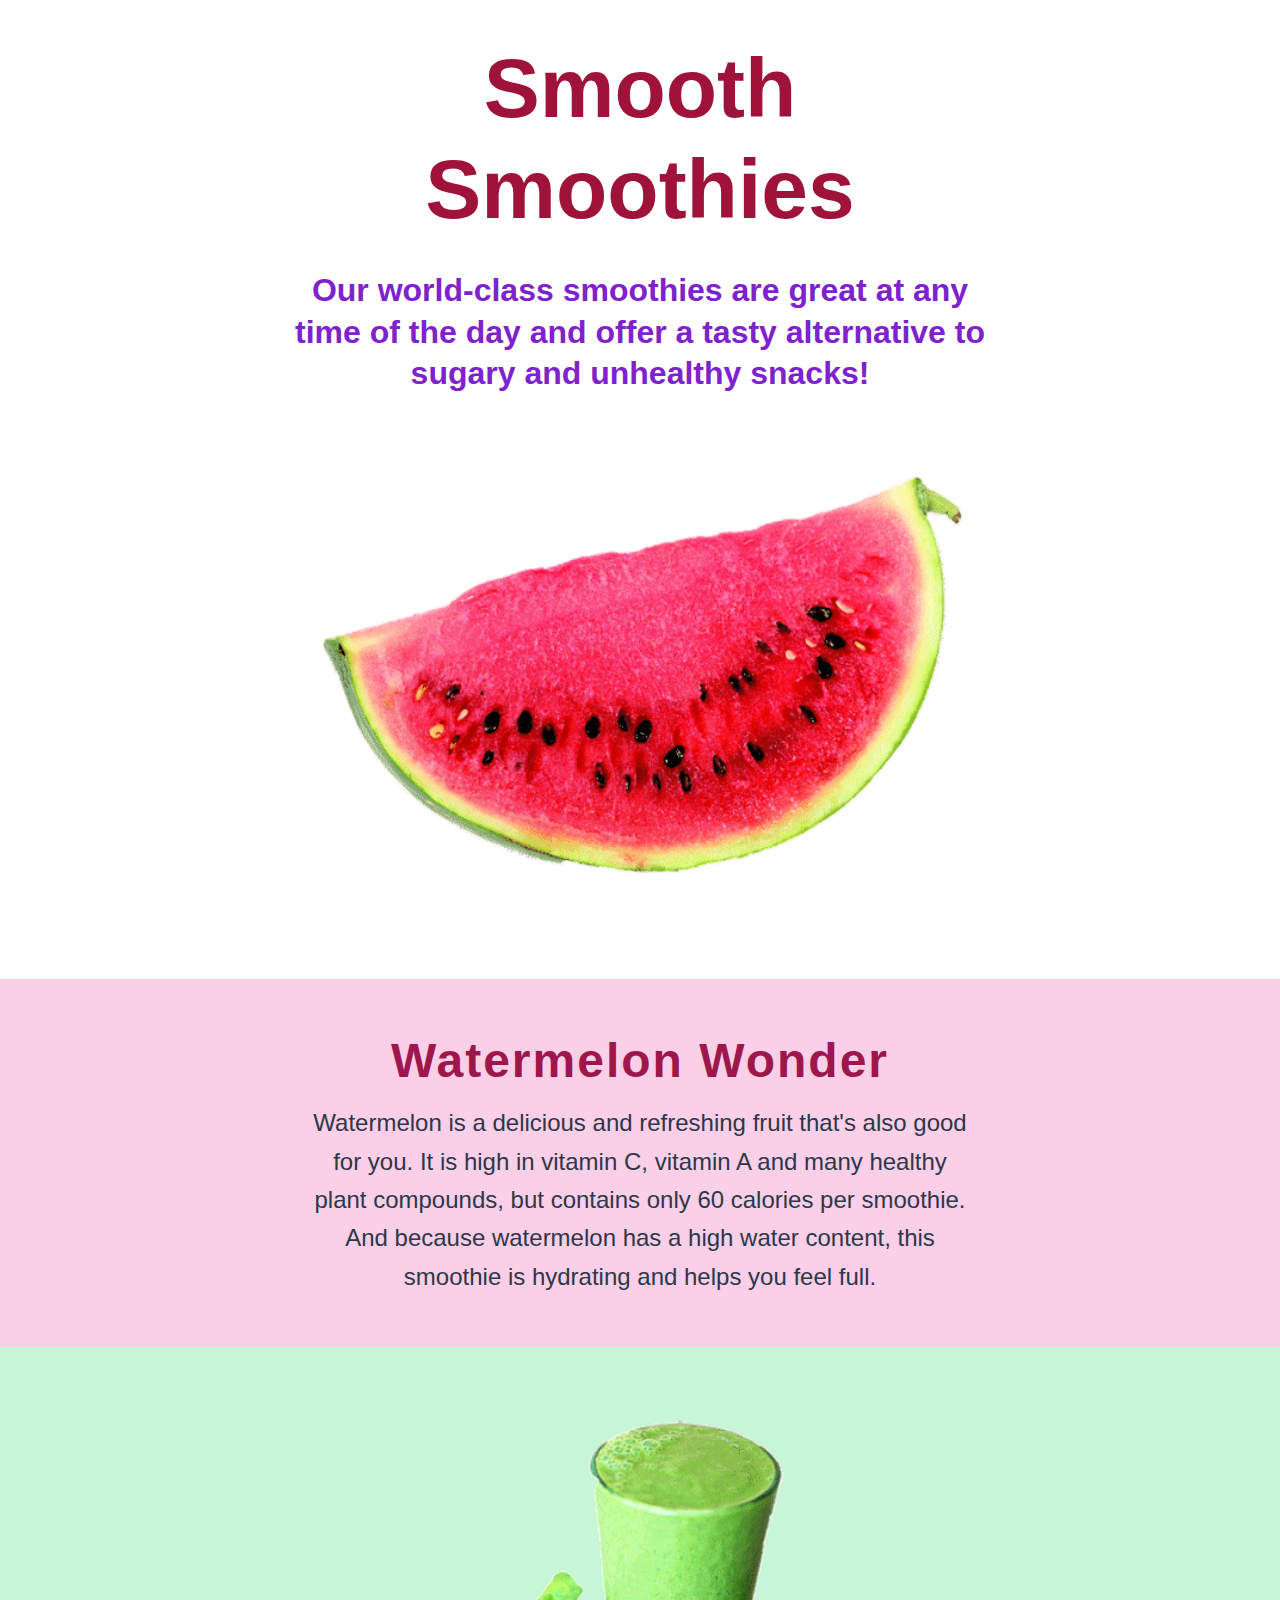
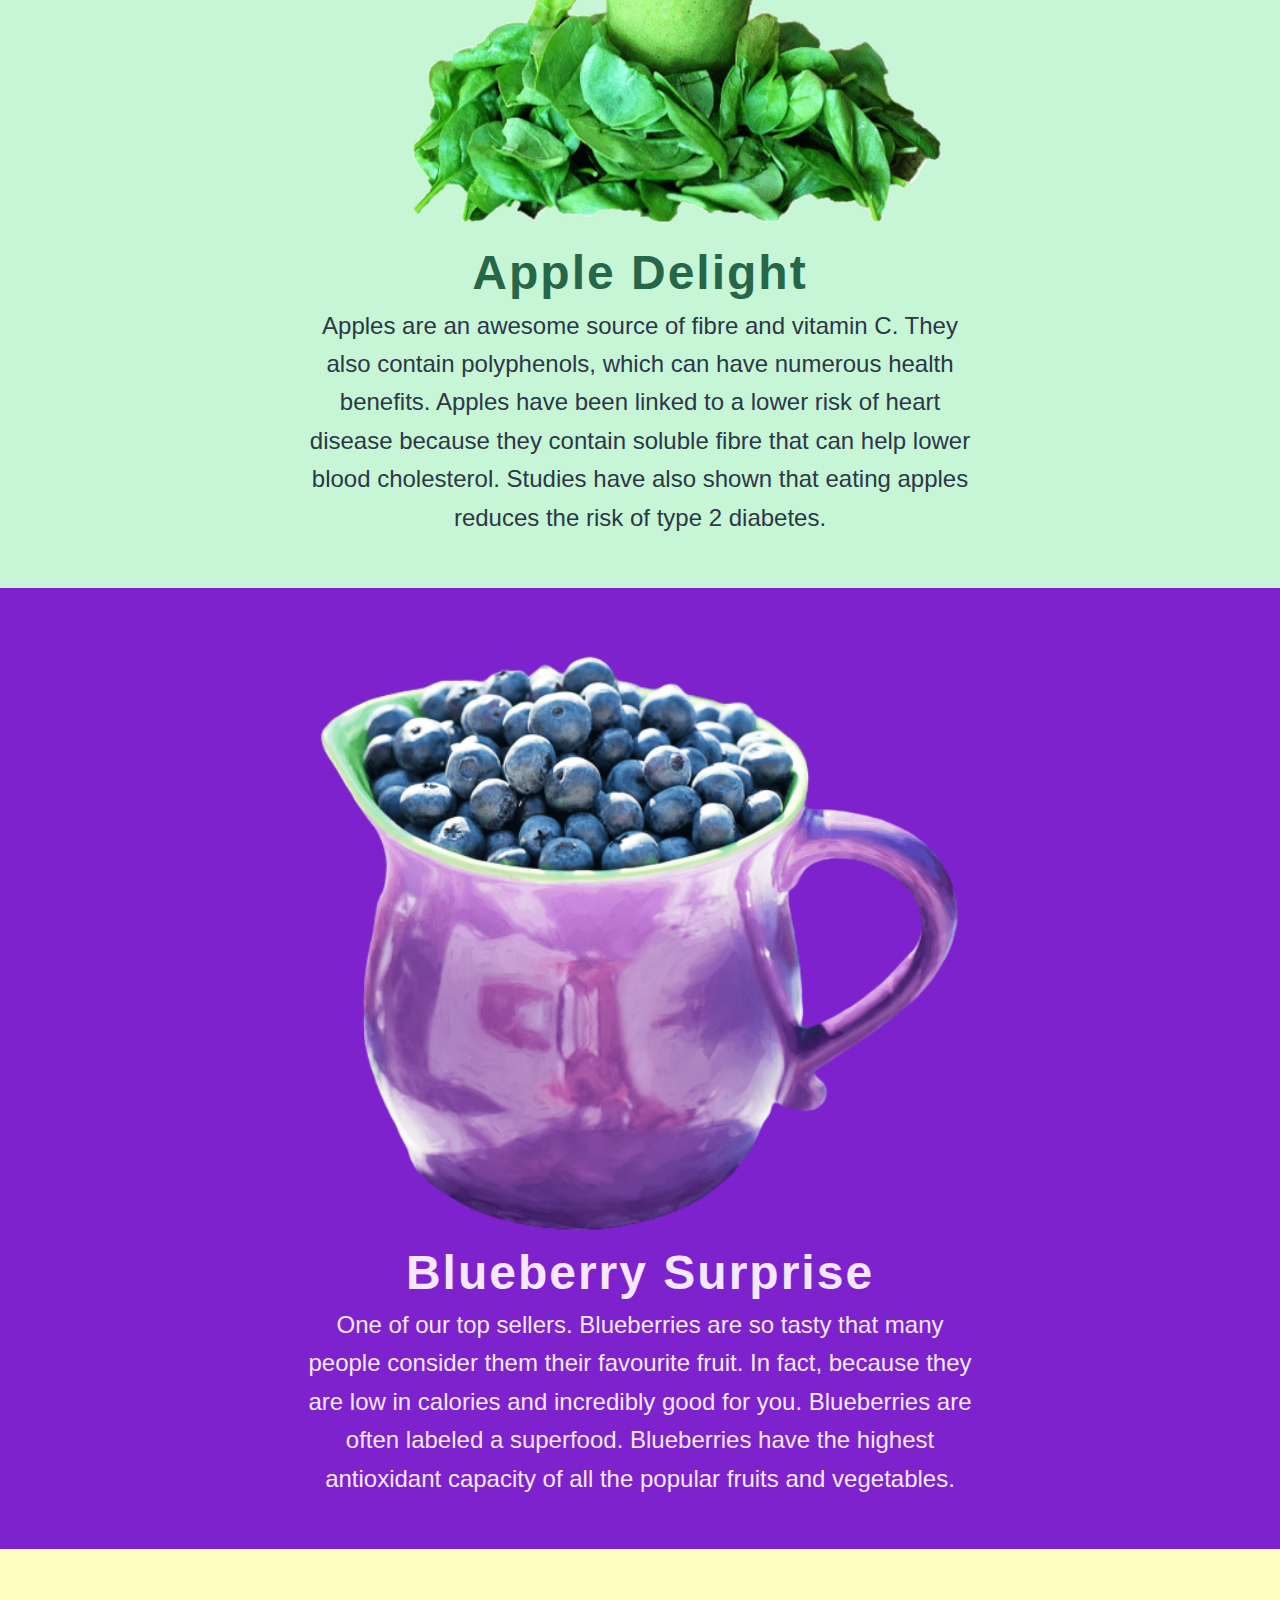
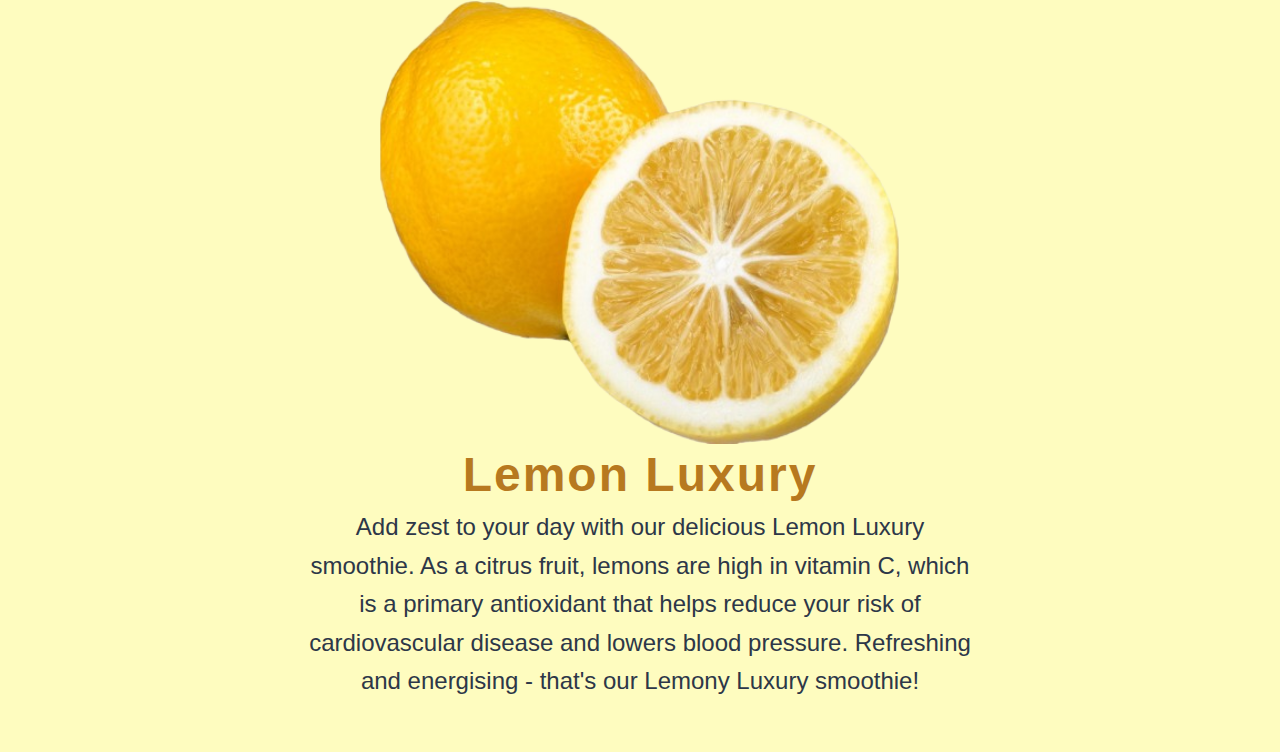
<file: exercises/page-6.html>
<!DOCTYPE html>
<html lang="en">
<head>
  <meta charset="utf-8">
  <meta name="viewport" content="width=device-width, initial-scale=1.0">
  <meta http-equiv="X-UA-Compatible" content="IE=edge">
  
  <title>Luqman Ali 74119</title>
  <meta name="description" content="Dublin's finest smoothie store. Offering tasty alternatives to sugary and unhealthy snacks for busy, on-the-go, on-trend professionals.">

  <link rel="stylesheet" href="assets/css/style-6.css">
  
</head>


<body>

<header>
    <h1>Smooth Smoothies</h1>

    <h2>Our world-class smoothies are great at any time of the day and offer a tasty alternative to sugary and unhealthy snacks!</h2>
    <img src="assets/img/watermelon.png" alt="Watermelon Wonder">  
</header>

<main>

  <section class="watermelon">
      <h3>Watermelon Wonder</h3>
      <p>Watermelon is a delicious and refreshing fruit that's also good for you. It is high in vitamin C, vitamin A and many healthy plant compounds, but contains only 60 calories per smoothie. And because watermelon has a high water content, this smoothie is hydrating and helps you feel full.</p>
  </section>

  <section class="apple">
    <img src="assets/img/apple.png" alt="Apple Delight">
        <h3>Apple Delight</h3>
        <p>Apples are an awesome source of fibre and vitamin C. They also contain polyphenols, which can have numerous health benefits. Apples have been linked to a lower risk of heart disease because they contain soluble fibre that can help lower blood cholesterol. Studies have also shown that eating apples reduces the risk of type 2 diabetes.</p>
    </section>

    <section class="blueberry">
        <img src="assets/img/blueberry.png" alt="Blueberry Surprise">       
        <h3>Blueberry Surprise</h3>
        <p>One of our top sellers. Blueberries are so tasty that many people consider them their favourite fruit. In fact, because they are low in calories and incredibly good for you. Blueberries are often labeled a superfood. Blueberries have the highest antioxidant capacity of all the popular fruits and vegetables.</p>
    </section>

    <section class="lemon">
        <img src="assets/img/lemons-removebg-preview.png" alt="Lemon Luxury">       
        <h3>Lemon Luxury</h3>
        <p>Add zest to your day with our delicious Lemon Luxury smoothie. As a citrus fruit, lemons are high in vitamin C, which is a primary antioxidant that helps reduce your risk of cardiovascular disease and lowers blood pressure. Refreshing and energising - that's our Lemony Luxury smoothie!</p>
    </section>

</main>

</body>
</html>
</file>
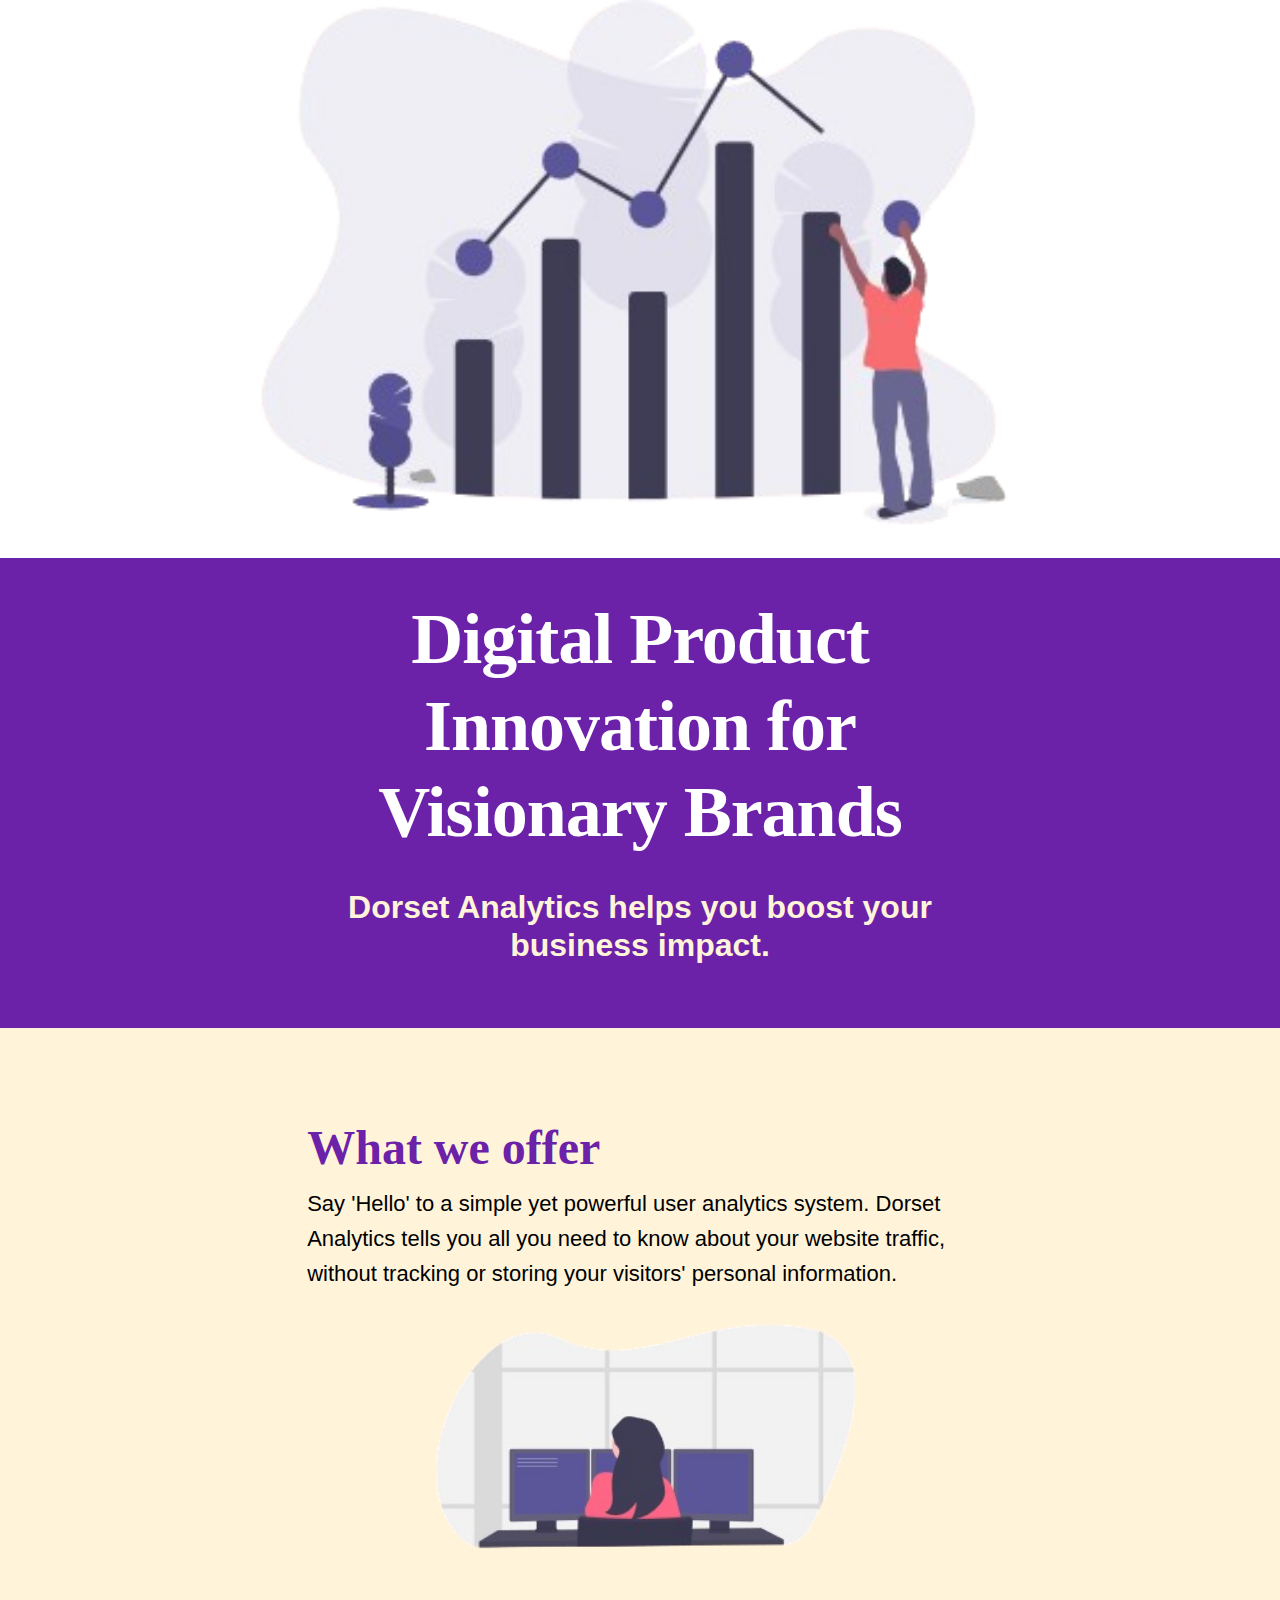
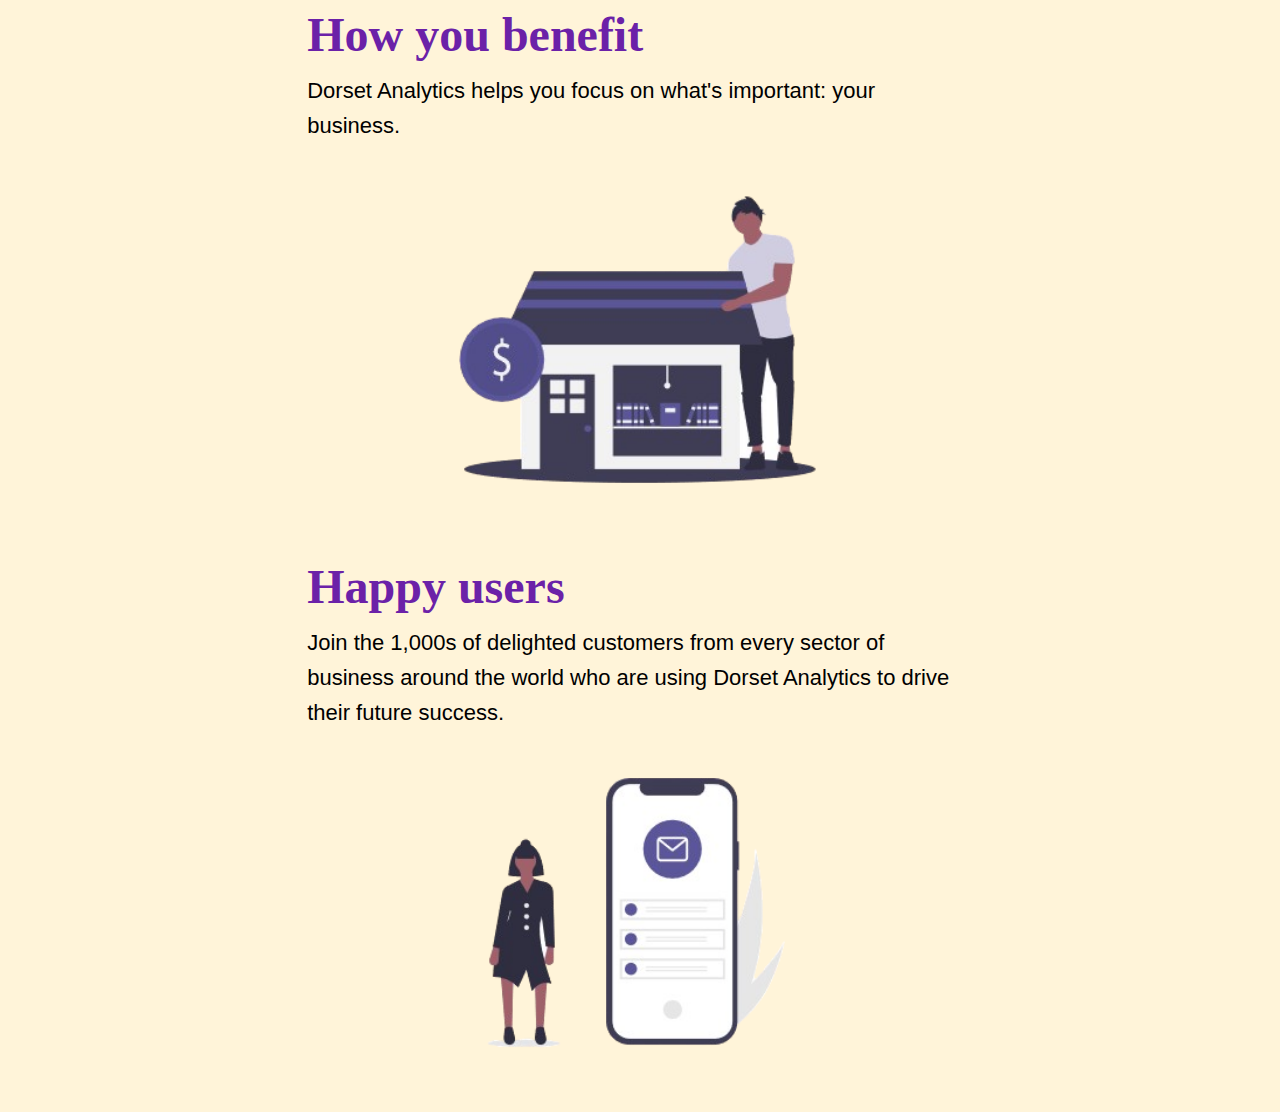
<file: exercises/page-7.html>
<!DOCTYPE html>
<html lang="en">
<head>
    <meta charset="UTF-8">
    <meta name="viewport" content="width=device-width, initial-scale=1.0">

    <title>Luqman Ali 74119</title>
    <meta name="description" content="Dorset Analytics tells you all you need to know about your website traffic, without tracking or storing visitors' personal information.">

    <link rel="stylesheet" href="assets/css/style-7.css">

</head>


<body>
    <img src="assets/img/visual-data.png" alt="IBAT Analytics product">  
    <header>
        <h1>Digital Product Innovation for Visionary Brands</h1>

        <h2>Dorset Analytics helps you boost your business impact.</h2>

    </header>

    <main>


        <section>

            <h3>What we offer</h3>
            <p>Say 'Hello' to a simple yet powerful user analytics system. Dorset Analytics tells you all you need to know about your website traffic, without tracking or storing your visitors' personal information.</p>
            <img src="assets/img/programmer.png" alt="Dorset Analytics- What we offer">  

            <h3>How you benefit</h3>
            <p>Dorset Analytics helps you focus on what's important: your business.</p>
            <img src="assets/img/business.png" alt="Dorset Analytics- How you benefit">

            <h3>Happy users</h3>
            <p>Join the 1,000s of delighted customers from every sector of business around the world who are using Dorset Analytics to drive their future success.</p>
            <img src="assets/img/happy-users.png" alt="Dorset Analytics- Happy users">
        </section>

    </main>
</body>
</html>
</file>
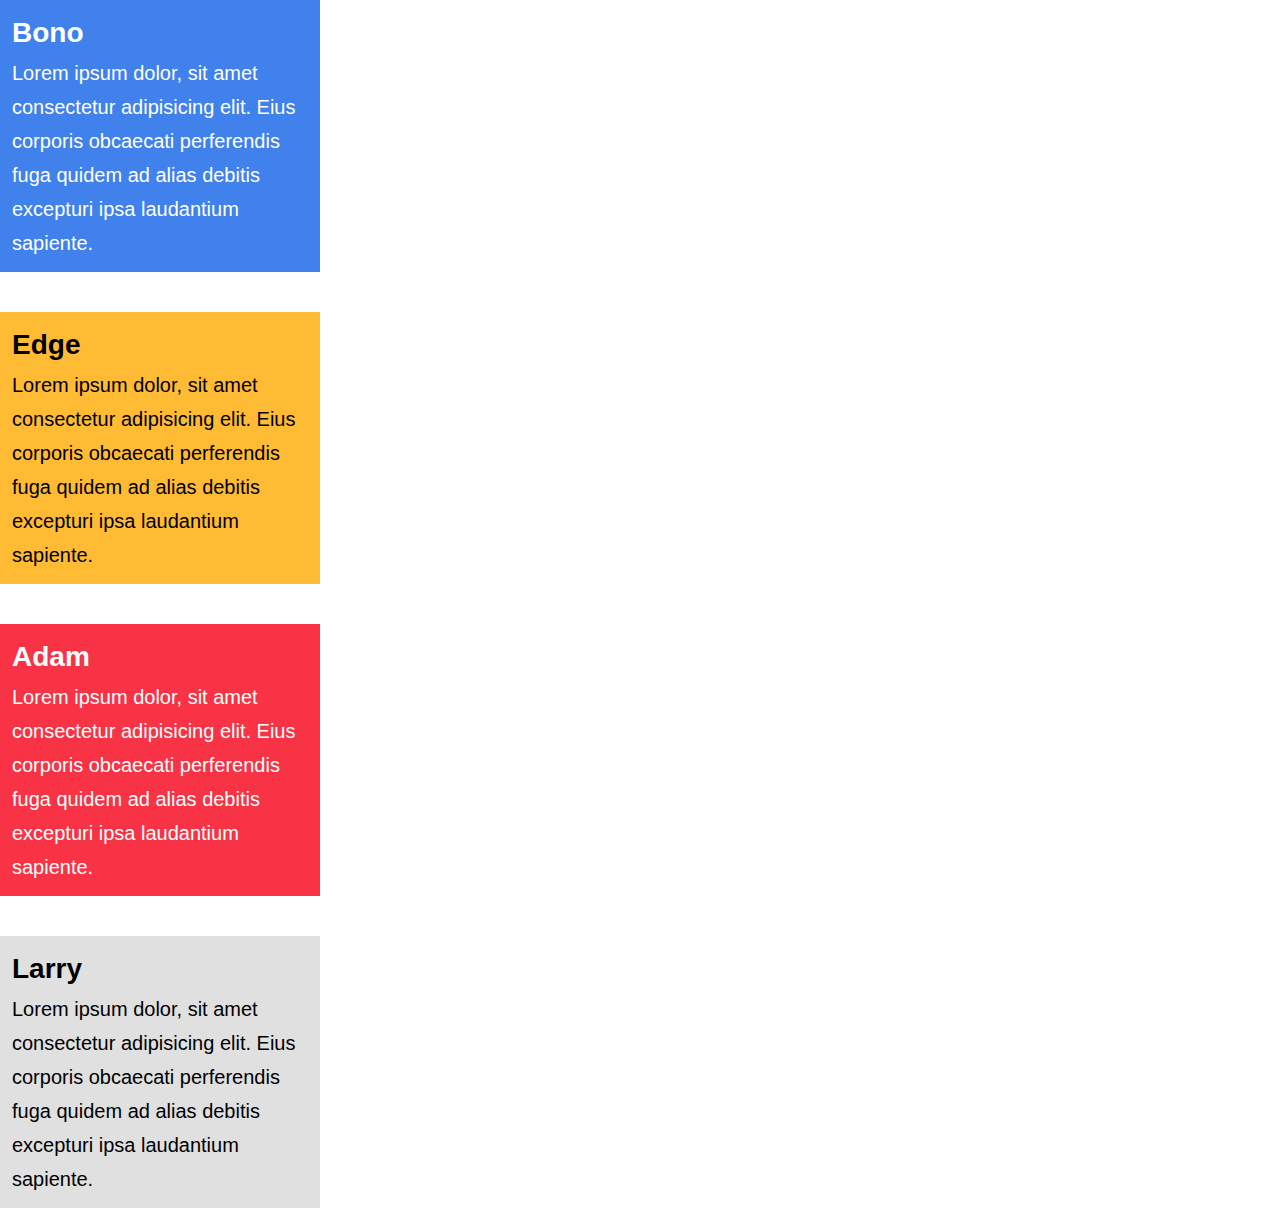
<file: exercises/page-8.html>
<!DOCTYPE html>
<html lang="en">
<head>
<meta charset="UTF-8">
<meta name="viewport" content="width=device-width, initial-scale=1.0">

<title>Luqman Ali 74119</title>
<meta name="description" content="A web page for exploring the HTML box model and in particular the properties of the div tag that can sub-divide elements into rectangular boxes.">

<link rel="stylesheet" href="assets/css/style-8.css">

</head>


<body>

<main>

    <div class="bono">
        <h3>Bono</h3>
        <p>Lorem ipsum dolor, sit amet consectetur adipisicing elit. Eius corporis obcaecati perferendis fuga quidem ad alias debitis excepturi ipsa laudantium sapiente.</p>
    </div>
    
    <div class="edge">
        <h3>Edge</h3>
        <p>Lorem ipsum dolor, sit amet consectetur adipisicing elit. Eius corporis obcaecati perferendis fuga quidem ad alias debitis excepturi ipsa laudantium sapiente.</p>
    </div>
    
    <div class="adam">
        <h3>Adam</h3>
        <p>Lorem ipsum dolor, sit amet consectetur adipisicing elit. Eius corporis obcaecati perferendis fuga quidem ad alias debitis excepturi ipsa laudantium sapiente.</p>
    </div>
    
    <div class="larry">
        <h3>Larry</h3>
        <p>Lorem ipsum dolor, sit amet consectetur adipisicing elit. Eius corporis obcaecati perferendis fuga quidem ad alias debitis excepturi ipsa laudantium sapiente.</p>
    </div>
</main>
</body>
</html>
</file>
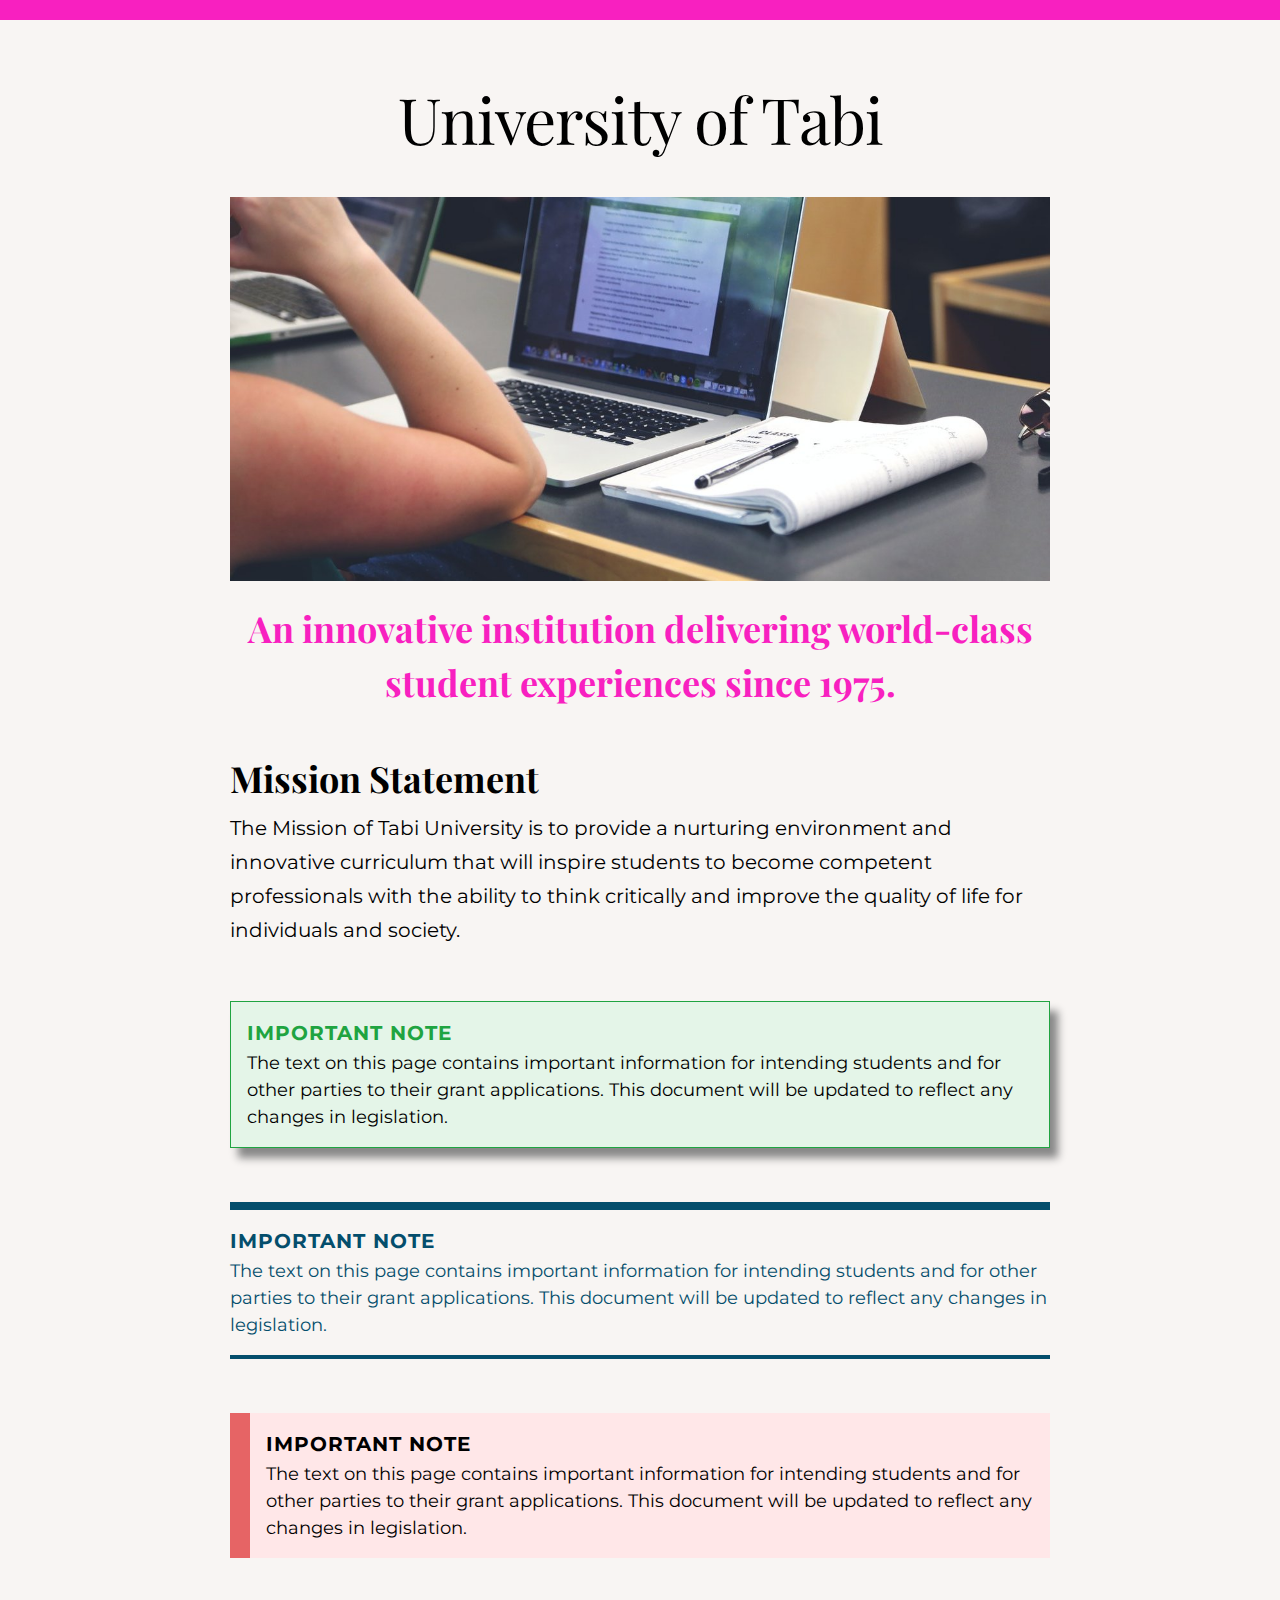
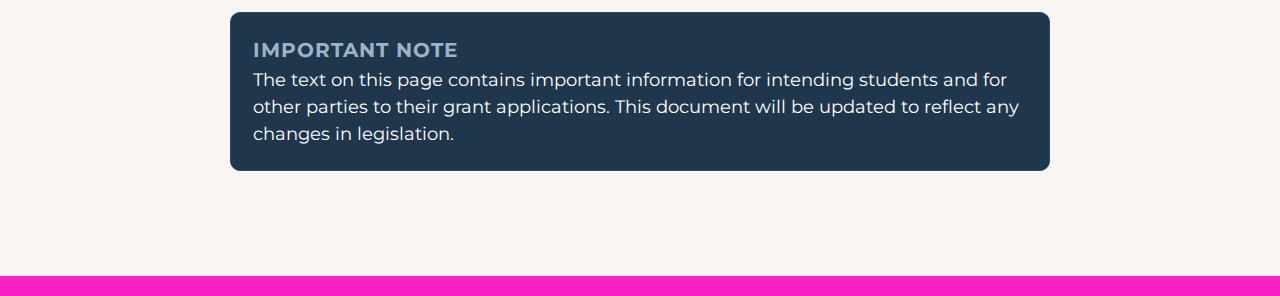
<file: exercises/page-9.html>
<!DOCTYPE html>
<html lang="en">
<head>
  <meta charset="utf-8">
  <meta name="robots" content="noindex">  
  <meta name="viewport" content="width=device-width, initial-scale=1.0">
  <meta http-equiv="X-UA-Compatible" content="IE=edge">

  <title>Luqman Ali 74119</title>

  <meta name="description" content="A sample web page of text in highighted divs with various background colour and border styles.">

  <link href="assets/css/style-9.css" rel="stylesheet">
  
  <link rel="preconnect" href="https://fonts.gstatic.com">
  <link href="https://fonts.googleapis.com/css2?family=Montserrat:ital,wght@0,400;0,700;1,400;1,700&family=Playfair+Display:ital,wght@0,400;0,700;1,400;1,700&display=swap" rel="stylesheet">  

</head>

<body>

    <h1>University of Tabi</h1>

    <img src="assets/img/student-computer-screen.jpg" alt="Student at computer screen">

    <h2>An innovative institution delivering world-class student experiences since 1975.</h2>

    <h3>Mission Statement</h3>
    <p>The Mission of Tabi University is to provide a nurturing environment and innovative curriculum that will inspire students to become competent professionals with the ability to think critically and improve the quality of life for individuals and society.</p>

    <div class="important-note-box box-style-1"> 
       <h3>Important Note</h3>
       <p>The text on this page contains important information for intending students and for other parties to their grant applications. This document will be updated to reflect any changes in legislation.</p>
    </div>
    <div class="important-note-box box-style-2"> 
      <h3>Important Note</h3>
      <p>The text on this page contains important information for intending students and for other parties to their grant applications. This document will be updated to reflect any changes in legislation.</p>
   </div>
   <div class="important-note-box box-style-3"> 
    <h3>Important Note</h3>
    <p>The text on this page contains important information for intending students and for other parties to their grant applications. This document will be updated to reflect any changes in legislation.</p>
 </div>
 <div class="important-note-box box-style-4"> 
  <h3>Important Note</h3>
  <p>The text on this page contains important information for intending students and for other parties to their grant applications. This document will be updated to reflect any changes in legislation.</p>
</div>
</body>
</html>
</file>
<file: assests/css/global.css>
/* global.css: Basic styles for the entire site */
body {
  font-family: Arial, sans-serif;
  margin: 0;
  padding: 20px;
  text-align: center;
  background-color: #096e80;
}
h1 {
  color: #ffffff;
  text-align: center;
  font-size: 45px;
}
h2 {
  margin-top: -2%;
  color: #ffffff;
  text-align: center;
  font-size: 30px;
}
section a {
  margin: 0 10px;
  color: rgb(255, 255, 255);
  line-height: 2;
}

@media only screen and (min-width: 200px) and (max-width: 1700px) {
  .container {
    text-align: center;
  }
}
</file>
<file: exercises/assets/css/hero-image.css>
/* ============ CUSTOM PROPERTIES ============ */
:root {
    --black-000: #000000;
    --white-000: #ffffff;
    --gray-500: #a0aec0;
    --blue-600: #2563EB;
    --fs-xxxl: 6rem; /* Increased from 5rem */
    --fs-xl: 3rem; /* Increased from 2rem */
}

/* Hero Block Styles */
header {
    display: flex;
    flex-direction: column;
    justify-content: center;
    padding: 0 20% 4% 20%;
    text-align: center;
    background-image: linear-gradient(90deg, #07092f, #052c53);
    position: relative;
}

@media (min-width: 768px) { 
    header { min-height: 80vh; } 
}

@media (max-width: 767px) { 
    header { min-height: 500px; }
    text-shadow: 2px 2px #222;
}

.hero-text-container h1, 
.hero-text-container h2 {
    line-height: 1.2;
    color: #fff;
}

.hero-text-container h1 {
    margin-bottom: 24px;
    font-size: calc(var(--fs-xxxl) * 1.6); /* Increased multiplier */
    letter-spacing: -4px;
}

.hero-text-container h2 {
    font-weight: normal;
    font-size: calc(var(--fs-xl) * 1.2); /* Increased multiplier */
    text-transform: uppercase;
}

/* Animations */
.slide-in-top {
    animation: slide-in-top 1s cubic-bezier(0.250, 0.460, 0.450, 0.940) both;
}

@keyframes slide-in-top {
    0% {
        transform: translateY(-1000px);
        opacity: 0;
    }
    100% {
        transform: translateY(0);
        opacity: 1;
    }
}

.slide-in-left {
    animation: slide-in-left 0.5s cubic-bezier(0.250, 0.460, 0.450, 0.940) both;
}

@keyframes slide-in-left {
    0% {
        transform: translateX(-1000px);
        opacity: 0;
    }
    100% {
        transform: translateX(0);
        opacity: 1;
    }
}

.hero-text-container {
    position: relative;
    z-index: 2;
}    

.hero-bg-media {
    position: absolute;
    top: 0;
    right: 0;
    bottom: 0;
    left: 0;
    z-index: 0;
}

.hero-bg-media img {
    object-fit: cover;
    width: 100%;
    height: 100%;
}
.bg-overlay {
    position: absolute; 
    top: 0; right: 0; bottom: 0; left: 0;  
    z-index: 1;
    background-image: linear-gradient(rgba(0,0,0,0.3),rgba(0,0,0,0.3));   
 }
</file>
<file: exercises/assets/css/style-1.css>
/* global.css: Basic styles for the entire site */
body {
  font-family: Arial, sans-serif;
  margin: 0;
  padding: 20px;
  background-color: #f8ecde;
}
h1 {
  color: brown;
  text-align: center;
}
h2,
h3,
a {
  color: brown;
}
.container p {
  margin: 0 10px;
}

@media only screen and (min-width: 200px) and (max-width: 1700px) {
  .container {
    width: 80%;
    margin: 0 auto;
    background-color: #faebd7;
  }
}
</file>
<file: exercises/assets/css/style-2.css>
/* global.css: Basic styles for the entire site */
body {
  margin: 0;
  padding: 5px;
  background-color: #800080;
}
h1 {
  text-align: center;
  text-transform: capitalize;
  color: white;
}
h2,
h3 {
  font-family: "Times New Roman", Times, serif;
  text-transform: capitalize;
  color: white;
}
.container p {
  color: white;
}
a {
  color: white;
}
@media only screen and (min-width: 200px) and (max-width: 1700px) {
  .container {
    width: 80%;
    margin: 0 auto;
  }
}
</file>
<file: exercises/assets/css/style-3.css>
/* global.css: Basic styles for the entire site */
body {
  margin: 0 auto;
  padding: 0;
}

h2 {
  font-family: "Times New Roman", Times, serif;
  font-weight: bold;
  color: blue;
}
p {
  color: #2243b2;
}
a {
  margin: 0 10px;
  color: #007acc;
}
.section-1 {
  background-color: lemonchiffon;
  padding: 1px;
}
.section-2 {
  background-color: lightgreen;
  padding: 1px;
}
.section-3 {
  background-color: lightblue;
  padding: 1px;
}
.section-4 {
  background-color: darkblue;
  padding: 1px;
}
.section-5 {
  background-color: lightcoral;
  padding: 1px;
}
@media only screen and (min-width: 200px) and (max-width: 1700px) {
  .container {
    width: 80%;
    margin: 0 auto;
  }
}
</file>
<file: exercises/assets/css/hero-text.css>
/*  ============= WEB BROWSER RESETS ============ */
* { margin: 0; padding: 0; border: none }
*, *::before, *::after { box-sizing: border-box }
html { height: 100%; font-size: 100%; font: inherit; vertical-align: baseline;
scroll-behavior: smooth; scroll-padding-top: 20px }
body { line-height: 1.5; min-height: 100vh; 
margin-left: auto; margin-right: auto; min-height: 100vh }  
@media (max-width: 767px ) { body { text-rendering: optimizeSpeed } }
@media (min-width: 768px ) { body { text-rendering: optimizeLegibility } }
nav, header, section, footer { width: 100% }
nav *:last-child, header *:last-child, section *:last-child, footer *:last-child { margin-bottom: 0 }
img { width: 100%; height: auto; display: block }
input, button, textarea, select { font: inherit }
h1, h2, h3, h4, p, li { word-break: break-word; hyphens: auto }

/* ============ CUSTOM PROPERTIES ============  */

:root {
    /* ==== Color variables ==== */
    --black-000: #000000;
    --white-000: #ffffff;
    --trans-000: transparent;

    --slate-050: #ECEFF1;
    --slate-100: #CFD8DC;
    --slate-200: #B0BEC5;
    --slate-300: #90A4AE;
    --slate-400: #78909C;
    --slate-500: #607D8B;
    --slate-600: #546E7A;
    --slate-700: #455A64;
    --slate-800: #37474F;
    --slate-900: #263238;

    --gray-050: #F9FAFB;
    --gray-100: #f7fafc;
    --gray-200: #edf2f7;
    --gray-300: #e2e8f0;
    --gray-400: #cbd5e0;
    --gray-500: #a0aec0;
    --gray-600: #718096;
    --gray-700: #4a5568;
    --gray-800: #2d3748;
    --gray-900: #1a202c;

    --red-050: #FEF2F2;
    --red-100: #fff5f5;
    --red-200: #fed7d7;
    --red-300: #feb2b2;
    --red-400: #fc8181;
    --red-500: #f56565;
    --red-600: #e53e3e;
    --red-700: #c53030;
    --red-800: #9b2c2c;
    --red-900: #742a2a;

    --orange-050: #FFF7ED;
    --orange-100: #fffaf0;
    --orange-200: #feebc8;
    --orange-300: #fbd38d;
    --orange-400: #f6ad55;
    --orange-500: #ed8936;
    --orange-600: #dd6b20;
    --orange-700: #c05621;
    --orange-800: #9c4221;
    --orange-900: #7b341e;

    --amber-050: #FFFBEB;
    --amber-100: #FEF3C7;
    --amber-200: #FDE68A;
    --amber-300: #FCD34D;
    --amber-400: #FBBF24;
    --amber-500: #F59E0B;
    --amber-600: #D97706;
    --amber-700: #B45309;
    --amber-800: #92400E;
    --amber-900: #78350F;

    --yellow-050: #FEFCE8;
    --yellow-100: #fffff0;
    --yellow-200: #fefcbf;
    --yellow-300: #faf089;
    --yellow-400: #f6e05e;
    --yellow-500: #ecc94b;
    --yellow-600: #d69e2e;
    --yellow-700: #b7791f;
    --yellow-800: #975a16;
    --yellow-900: #744210;

    --lime-050: #F7FEE7;
    --lime-100: #ECFCCB;
    --lime-200: #D9F99D;
    --lime-300: #BEF264;
    --lime-400: #A3E635;
    --lime-500: #84CC16;
    --lime-600: #65A30D;
    --lime-700: #4D7C0F;
    --lime-800: #3F6212;
    --lime-900: #365314;

    --green-050: #F0FDF4;
    --green-100: #f0fff4;
    --green-200: #c6f6d5;
    --green-300: #9ae6b4;
    --green-400: #14f195;
    --green-500: #48bb78;
    --green-600: #38a169;
    --green-700: #2f855a;
    --green-800: #276749;
    --green-900: #22543d;

    --teal-050: #F0FDFA;
    --teal-100: #CCFBF1;
    --teal-200: #99F6E4;
    --teal-300: #5EEAD4;
    --teal-400: #2DD4BF;
    --teal-500: #14B8A6;
    --teal-600: #0D9488;
    --teal-700: #0F766E;
    --teal-800: #115E59;
    --teal-900: #134E4A;

    --cyan-050: #ECFEFF;
    --cyan-100: #CFFAFE;
    --cyan-200: #A5F3FC;
    --cyan-300: #67E8F9;
    --cyan-400: #22D3EE;
    --cyan-500: #06B6D4;
    --cyan-600: #0891B2;
    --cyan-700: #0E7490;
    --cyan-800: #155E75;
    --cyan-900: #164E63;

    --sky-050: #F0F9FF;
    --sky-100: #E0F2FE;
    --sky-200: #BAE6FD;
    --sky-300: #7DD3FC;
    --sky-400: #38BDF8;
    --sky-500: #0EA5E9;
    --sky-600: #0284C7;
    --sky-700: #0369A1;
    --sky-800: #075985;
    --sky-900: #0C4A6E;

    --blue-050: #EFF6FF;
    --blue-100: #DBEAFE;
    --blue-200: #BFDBFE;
    --blue-300: #93C5FD;
    --blue-400: #60A5FA;
    --blue-500: #3B82F6;
    --blue-600: #2563EB;
    --blue-700: #1D4ED8;
    --blue-800: #1E40AF;
    --blue-900: #1E3A8A;

    --indigo-050: #EEF2FF;
    --indigo-100: #E0E7FF;
    --indigo-200: #C7D2FE;
    --indigo-300: #A5B4FC;
    --indigo-400: #818CF8;
    --indigo-500: #6366F1;
    --indigo-600: #4F46E5;
    --indigo-700: #4338CA;
    --indigo-800: #3730A3;
    --indigo-900: #312E81;

    --purple-050: #FAF5FF;
    --purple-100: #F3E8FF;
    --purple-200: #E9D5FF;
    --purple-300: #D8B4FE;
    --purple-400: #C084FC;
    --purple-500: #A855F7;
    --purple-600: #9333EA;
    --purple-700: #7E22CE;
    --purple-800: #6B21A8;
    --purple-900: #581C87;

    --fuchsia-050: #FDF4FF;
    --fuchsia-100: #FAE8FF;
    --fuchsia-200: #F5D0FE;
    --fuchsia-300: #F0ABFC;
    --fuchsia-400: #E879F9;
    --fuchsia-500: #D946EF;
    --fuchsia-600: #C026D3;
    --fuchsia-700: #A21CAF;
    --fuchsia-800: #86198F;
    --fuchsia-900: #701A75;

    --pink-050: #FDF2F8;
    --pink-100: #FCE7F3;
    --pink-200: #FBCFE8;
    --pink-300: #F9A8D4;
    --pink-400: #F472B6;
    --pink-500: #EC4899;
    --pink-600: #DB2777;
    --pink-700: #BE185D;
    --pink-800: #9D174D;
    --pink-900: #831843;

    --rose-050: #FFF1F2;
    --rose-100: #FFE4E6;
    --rose-200: #FECDD3;
    --rose-300: #FDA4AF;
    --rose-400: #FB7185;
    --rose-500: #F43F5E;
    --rose-600: #E11D48;
    --rose-700: #BE123C;
    --rose-800: #9F1239;
    --rose-900: #881337;

    --brown-050: #EFEBE9;
    --brown-100: #D7CCC8;
    --brown-200: #BCAAA4;
    --brown-300: #A1887F;
    --brown-400: #8D6E63;
    --brown-500: #795548;
    --brown-600: #6D4C41;
    --brown-700: #5D4037;
    --brown-800: #4E342E;
    --brown-900: #3E2723;

    --trend-050: #fff4d9;
    --trend-100: #fdd0bb;
    --trend-200: #fea8b3;
    --trend-300: #d4eee6;
    --trend-400: #bde5fe;
    --trend-500: #0000fe;
    --trend-600: #400c3e;
    --trend-700: #2c4763;
    --trend-800: #1f364d;
    --trend-900: #0e2439;

    /* ==== Nicer than browser default fonts ==== */
    --font-sans: -apple-system, system-ui, BlinkMacSystemFont, Segoe UI, Roboto, Helvetica Neue, Fira Sans, Ubuntu, Oxygen, Oxygen Sans, Cantarell, Droid Sans, Apple Color Emoji, Segoe UI Emoji, Segoe UI Emoji, Segoe UI Symbol, Lucida Grande, Helvetica, Arial, sans-serif;
    --font-serif: Cambria, "Hoefler Text", Utopia, "Liberation Serif", "Nimbus Roman No9 L Regular", Times, "Times New Roman", serif;
    --font-monospace: Menlo, Monaco, Consolas, "Liberation Mono", "Courier New", monospace;
    
    --global-font: var(--font-sans);

    /* ==== Fluid font sizes ==== */
    --fs-sm: clamp(0.8rem, 0.17vi + 0.76rem, 0.89rem);
    --fs-base: clamp(1rem, 0.34vi + 0.91rem, 1.19rem);
    --fs-md: clamp(1.25rem, 0.61vi + 1.1rem, 1.58rem);
    --fs-lg: clamp(1.56rem, 1vi + 1.31rem, 2.11rem);
    --fs-xl: clamp(1.95rem, 1.56vi + 1.56rem, 2.81rem);
    --fs-xxl: clamp(2.44rem, 2.38vi + 1.85rem, 3.75rem);
    --fs-xxxl: clamp(3.05rem, 3.54vi + 2.17rem, 5rem);

}

/* Global font */
body { font-family: var(--global-font); }


/* ============= CSS FOR HERO BLOCK ============= */

header {
    /* Flexbox to centre child div vertically */
    display: flex;
    flex-direction: column;
    justify-content: center;
    /* Spacing around child div inside hero block */
    padding: 0 20% 4% 20%;
    /* Optionally, centre child div horizontally */
    text-align: center;
    /* Background colour */
    background-color: rgb(66, 5, 56);
}

/* Set minimum height of hero block */
@media (min-width: 768px) { 
    header { min-height: 80vh } 
}
@media (max-width: 767px) { 
    header { min-height: 500px } 
}

.hero-text-container h1, 
.hero-text-container h2 {
    line-height: 1.2;
    color:#fff;
}

.hero-text-container h1 {
    /* Space under h1 and above h2 */
    margin-bottom: 24px;
    /* Set main heading to extra large size */
    font-size: calc(var(--fs-xxxl) * 1.5);
    /* When text extra large, decrease spacing between characters  */
    letter-spacing: -4px;
}

.hero-text-container h2 {
    /* Optionally, remove default weight of 'bold' from h2 */
    font-weight: normal;
    font-size: var(--fs-xl);
    /* Optionally, change text in h2 to all capital letters */
    text-transform: uppercase;
}

/* ======== END CSS FOR HERO BLOCK ======== */
</file>
<file: exercises/assets/css/style-10.css>
/*  ============= WEB BROWSER RESETS ============ */
* { margin: 0; padding: 0; border: none }
*, *::before, *::after { box-sizing: border-box }
html { height: 100%; font-size: 100%; font: inherit; vertical-align: baseline;
scroll-behavior: smooth; scroll-padding-top: 20px }
body { line-height: 1.5; min-height: 100vh }
@media (max-width: 767px ) { body { text-rendering: optimizeSpeed } }
@media (min-width: 768px ) { body { text-rendering: optimizeLegibility } }
img { width: 100%; height: auto; display: block }
input, button, textarea, select { font: inherit }


/* ============ CUSTOM PROPERTIES ============  */

:root {


    /* Alternatives to default sans-serif font */
--font-sans: -apple-system, system-ui, BlinkMacSystemFont, Segoe UI, Roboto, Helvetica Neue, Fira Sans, Ubuntu, Oxygen, Oxygen Sans, Cantarell, Droid Sans, Apple Color Emoji, Segoe UI Emoji, Segoe UI Emoji, Segoe UI Symbol, Lucida Grande, Helvetica, Arial, sans-serif;

/* Alternatives to default serif font */
--font-serif: Cambria, "Hoefler Text", Utopia, "Liberation Serif", "Nimbus Roman No9 L Regular", Times, "Times New Roman", serif;

/* Alternatives to default monospace font */
--font-monospace: Menlo, Monaco, Consolas, "Liberation Mono", "Courier New", monospace;
--fs-sm: clamp(0.8rem, 0.17vi + 0.76rem, 0.89rem);
--fs-base: clamp(1rem, 0.34vi + 0.91rem, 1.19rem);
--fs-md: clamp(1.25rem, 0.61vi + 1.1rem, 1.58rem);
--fs-lg: clamp(1.56rem, 1vi + 1.31rem, 2.11rem);
--fs-xl: clamp(1.95rem, 1.56vi + 1.56rem, 2.81rem);
--fs-xxl: clamp(2.44rem, 2.38vi + 1.85rem, 3.75rem);
--fs-xxxl: clamp(3.05rem, 3.54vi + 2.17rem, 5rem);
    /* Color variables */
    --black-000: #000000;
    --white-000: #ffffff;
    --trans-000: transparent;

    --slate-050: #ECEFF1;
    --slate-100: #CFD8DC;
    --slate-200: #B0BEC5;
    --slate-300: #90A4AE;
    --slate-400: #78909C;
    --slate-500: #607D8B;
    --slate-600: #546E7A;
    --slate-700: #455A64;
    --slate-800: #37474F;
    --slate-900: #263238;

    --gray-050: #F9FAFB;
    --gray-100: #f7fafc;
    --gray-200: #edf2f7;
    --gray-300: #e2e8f0;
    --gray-400: #cbd5e0;
    --gray-500: #a0aec0;
    --gray-600: #718096;
    --gray-700: #4a5568;
    --gray-800: #2d3748;
    --gray-900: #1a202c;

    --red-050: #FEF2F2;
    --red-100: #fff5f5;
    --red-200: #fed7d7;
    --red-300: #feb2b2;
    --red-400: #fc8181;
    --red-500: #f56565;
    --red-600: #e53e3e;
    --red-700: #c53030;
    --red-800: #9b2c2c;
    --red-900: #742a2a;

    --orange-050: #FFF7ED;
    --orange-100: #fffaf0;
    --orange-200: #feebc8;
    --orange-300: #fbd38d;
    --orange-400: #f6ad55;
    --orange-500: #ed8936;
    --orange-600: #dd6b20;
    --orange-700: #c05621;
    --orange-800: #9c4221;
    --orange-900: #7b341e;

    --amber-050: #FFFBEB;
    --amber-100: #FEF3C7;
    --amber-200: #FDE68A;
    --amber-300: #FCD34D;
    --amber-400: #FBBF24;
    --amber-500: #F59E0B;
    --amber-600: #D97706;
    --amber-700: #B45309;
    --amber-800: #92400E;
    --amber-900: #78350F;

    --yellow-050: #FEFCE8;
    --yellow-100: #fffff0;
    --yellow-200: #fefcbf;
    --yellow-300: #faf089;
    --yellow-400: #f6e05e;
    --yellow-500: #ecc94b;
    --yellow-600: #d69e2e;
    --yellow-700: #b7791f;
    --yellow-800: #975a16;
    --yellow-900: #744210;

    --lime-050: #F7FEE7;
    --lime-100: #ECFCCB;
    --lime-200: #D9F99D;
    --lime-300: #BEF264;
    --lime-400: #A3E635;
    --lime-500: #84CC16;
    --lime-600: #65A30D;
    --lime-700: #4D7C0F;
    --lime-800: #3F6212;
    --lime-900: #365314;

    --green-050: #F0FDF4;
    --green-100: #f0fff4;
    --green-200: #c6f6d5;
    --green-300: #9ae6b4;
    --green-400: #14f195;
    --green-500: #48bb78;
    --green-600: #38a169;
    --green-700: #2f855a;
    --green-800: #276749;
    --green-900: #22543d;

    --teal-050: #F0FDFA;
    --teal-100: #CCFBF1;
    --teal-200: #99F6E4;
    --teal-300: #5EEAD4;
    --teal-400: #2DD4BF;
    --teal-500: #14B8A6;
    --teal-600: #0D9488;
    --teal-700: #0F766E;
    --teal-800: #115E59;
    --teal-900: #134E4A;

    --cyan-050: #ECFEFF;
    --cyan-100: #CFFAFE;
    --cyan-200: #A5F3FC;
    --cyan-300: #67E8F9;
    --cyan-400: #22D3EE;
    --cyan-500: #06B6D4;
    --cyan-600: #0891B2;
    --cyan-700: #0E7490;
    --cyan-800: #155E75;
    --cyan-900: #164E63;

    --sky-050: #F0F9FF;
    --sky-100: #E0F2FE;
    --sky-200: #BAE6FD;
    --sky-300: #7DD3FC;
    --sky-400: #38BDF8;
    --sky-500: #0EA5E9;
    --sky-600: #0284C7;
    --sky-700: #0369A1;
    --sky-800: #075985;
    --sky-900: #0C4A6E;

    --blue-050: #EFF6FF;
    --blue-100: #DBEAFE;
    --blue-200: #BFDBFE;
    --blue-300: #93C5FD;
    --blue-400: #60A5FA;
    --blue-500: #3B82F6;
    --blue-600: #2563EB;
    --blue-700: #1D4ED8;
    --blue-800: #1E40AF;
    --blue-900: #1E3A8A;

    --indigo-050: #EEF2FF;
    --indigo-100: #E0E7FF;
    --indigo-200: #C7D2FE;
    --indigo-300: #A5B4FC;
    --indigo-400: #818CF8;
    --indigo-500: #6366F1;
    --indigo-600: #4F46E5;
    --indigo-700: #4338CA;
    --indigo-800: #3730A3;
    --indigo-900: #312E81;

    --purple-050: #FAF5FF;
    --purple-100: #F3E8FF;
    --purple-200: #E9D5FF;
    --purple-300: #D8B4FE;
    --purple-400: #C084FC;
    --purple-500: #A855F7;
    --purple-600: #9333EA;
    --purple-700: #7E22CE;
    --purple-800: #6B21A8;
    --purple-900: #581C87;

    --fuchsia-050: #FDF4FF;
    --fuchsia-100: #FAE8FF;
    --fuchsia-200: #F5D0FE;
    --fuchsia-300: #F0ABFC;
    --fuchsia-400: #E879F9;
    --fuchsia-500: #D946EF;
    --fuchsia-600: #C026D3;
    --fuchsia-700: #A21CAF;
    --fuchsia-800: #86198F;
    --fuchsia-900: #701A75;

    --pink-050: #FDF2F8;
    --pink-100: #FCE7F3;
    --pink-200: #FBCFE8;
    --pink-300: #F9A8D4;
    --pink-400: #F472B6;
    --pink-500: #EC4899;
    --pink-600: #DB2777;
    --pink-700: #BE185D;
    --pink-800: #9D174D;
    --pink-900: #831843;

    --rose-050: #FFF1F2;
    --rose-100: #FFE4E6;
    --rose-200: #FECDD3;
    --rose-300: #FDA4AF;
    --rose-400: #FB7185;
    --rose-500: #F43F5E;
    --rose-600: #E11D48;
    --rose-700: #BE123C;
    --rose-800: #9F1239;
    --rose-900: #881337;

    --brown-050: #EFEBE9;
    --brown-100: #D7CCC8;
    --brown-200: #BCAAA4;
    --brown-300: #A1887F;
    --brown-400: #8D6E63;
    --brown-500: #795548;
    --brown-600: #6D4C41;
    --brown-700: #5D4037;
    --brown-800: #4E342E;
    --brown-900: #3E2723;

    --trend-050: #fff4d9;
    --trend-100: #fdd0bb;
    --trend-200: #fea8b3;
    --trend-300: #d4eee6;
    --trend-400: #bde5fe;
    --trend-500: #0000fe;
    --trend-600: #400c3e;
    --trend-700: #2c4763;
    --trend-800: #1f364d;
    --trend-900: #0e2439;


}

/* Global font */
body { font-family: var(--font-sans) }


/*  ====================== SECTIONS ======================== */

/* Padding around content: desktops / laptops */
@media (min-width: 1025px) { section { padding: 60px 4% } }
/* Padding around content: tablets */
@media (min-width: 768px) and (max-width: 1024px) { section { padding: 50px 6% } }
/* Padding around content: mobiles */
@media (max-width: 767px) { section { padding: 42px 9% 42px 9% } }

/* Under last content item, zero the bottom margin */
section > *:last-child { margin-bottom: 0 !important }

/* When content width < large viewport width, equalise spacing at left and right */
section > * { max-width: 1600px; margin-left: auto; margin-right: auto }

/* Max content widths: classes for narrow content */
section.w-820px >  * { max-width: 820px }
section.w-1024px > * { max-width: 1024px }
section.w-1140px > * { max-width: 1140px }
section.w-1356px > * { max-width: 1356px }


/* ============= SINGLE COLUMN LAYOUT ============ */

/* Typography */
section h2, section h3 { line-height: 1.2 }
section h2 {
    font-weight: 700;
	letter-spacing: -1px;
}

@media (min-width: 768px) {
    section h2 { margin-bottom: 32px }
}

@media (max-width: 768px) {
    section h2 { margin-bottom: 18px }
}

section h2 span { color: var(--gray-600); }

@media (min-width: 768px) { section h3 { margin-top: 48px; margin-bottom: 4px } }
@media (max-width: 768px) { section h3 { margin-top: 32px; margin-bottom: 2px } }

section p {
    line-height: 1.7;
	margin-bottom: 1em;
}

/* Badges */
section .badge span {
	display: inline-block;
	padding: 2px 10px;
	font-weight: 700;
	letter-spacing: 2px;
}

@media (min-width: 768px) { section .badge { margin-bottom: 42px } }
@media (max-width: 767px) { section .badge { margin-bottom: 24px } }

/* Horizontal alignment */
.text-center { text-align: center; margin-left: auto; margin-right: auto }

/* Fixed font sizes */
/* Responsive font sizes */

.section-selector-1 { background-color: #000 }
.section-selector-1 .badge span { background-color: #fff; color: #000;
font-size: var(--fs-sm);
}
.section-selector-1 h2, .section-selector-1 p { color: #fff }
.section-selector-1 h2 { letter-spacing: 1px }
.section-selector-1 h2 span { color: var(--amber-400) }


.section-selector-2 {
    background-image: linear-gradient(90deg, var(--sky-100), var(--sky-300))
 }
 .section-selector-2 h2 { letter-spacing: 1px }
 .section-selector-2 h2 span { color: var(--red-600) }


 .section-selector-3 { background-color: var(--yellow-300) }
 .section-selector-3 h2 { font-weight: 400 }
 .section-selector-3 h2 span { font-weight: 700; color: #000 }


 .section-selector-4 { background-color: var(--trend-800) }
 .section-selector-4 .badge span {
     background-color: transparent;
     color: var(--sky-400);
 }
 .section-selector-4 h2 { color: #fff
  font-family: var(--font-monospace)
  font-size: var(var(--fs-xxl))
}
 .section-selector-4 p { color: var(--gray-200) }


 .section-selector-5 { background-color: var(--trend-050) }
 .section-selector-5 p { color: var(--gray-700) }


.section-selector-6 h2 {
    letter-spacing: 3px;
    color: var(--blue-800)
    font-size: var(--fs-xxxl);
}
.section-selector-6 h2 span { color: var(--red-600) }
</file>
<file: exercises/assets/css/style-4.css>
/*  ============= WEB BROWSER RESETS ============ */
* { margin: 0; padding: 0; border: none }
*, *::before, *::after { box-sizing: border-box }
html { height: 100%; font-size: 100%; font: inherit; vertical-align: baseline;
scroll-behavior: smooth; scroll-padding-top: 20px }
body { line-height: 1.5; min-height: 100vh }
img { width: 100%; height: auto; display: block }
input, button, textarea, select { font: inherit }
@media (max-width: 767px ) { body { text-rendering: optimizeSpeed } }
@media (min-width: 768px ) { body { text-rendering: optimizeLegibility } }

/* ============ CUSTOM PROPERTIES ============  */

:root {
 

    /* Color variables */
    --black-000: #000000;
    --white-000: #ffffff;
    --trans-000: transparent;

    --slate-050: #ECEFF1;
    --slate-100: #CFD8DC;
    --slate-200: #B0BEC5;
    --slate-300: #90A4AE;
    --slate-400: #78909C;
    --slate-500: #607D8B;
    --slate-600: #546E7A;
    --slate-700: #455A64;
    --slate-800: #37474F;
    --slate-900: #263238;

    --gray-050: #F9FAFB;
    --gray-100: #f7fafc;
    --gray-200: #edf2f7;
    --gray-300: #e2e8f0;
    --gray-400: #cbd5e0;
    --gray-500: #a0aec0;
    --gray-600: #718096;
    --gray-700: #4a5568;
    --gray-800: #2d3748;
    --gray-900: #1a202c;

    --red-050: #FEF2F2;
    --red-100: #fff5f5;
    --red-200: #fed7d7;
    --red-300: #feb2b2;
    --red-400: #fc8181;
    --red-500: #f56565;
    --red-600: #e53e3e;
    --red-700: #c53030;
    --red-800: #9b2c2c;
    --red-900: #742a2a;

    --orange-050: #FFF7ED;
    --orange-100: #fffaf0;
    --orange-200: #feebc8;
    --orange-300: #fbd38d;
    --orange-400: #f6ad55;
    --orange-500: #ed8936;
    --orange-600: #dd6b20;
    --orange-700: #c05621;
    --orange-800: #9c4221;
    --orange-900: #7b341e;

    --amber-050: #FFFBEB;
    --amber-100: #FEF3C7;
    --amber-200: #FDE68A;
    --amber-300: #FCD34D;
    --amber-400: #FBBF24;
    --amber-500: #F59E0B;
    --amber-600: #D97706;
    --amber-700: #B45309;
    --amber-800: #92400E;
    --amber-900: #78350F;

    --yellow-050: #FEFCE8;
    --yellow-100: #fffff0;
    --yellow-200: #fefcbf;
    --yellow-300: #faf089;
    --yellow-400: #f6e05e;
    --yellow-500: #ecc94b;
    --yellow-600: #d69e2e;
    --yellow-700: #b7791f;
    --yellow-800: #975a16;
    --yellow-900: #744210;

    --lime-050: #F7FEE7;
    --lime-100: #ECFCCB;
    --lime-200: #D9F99D;
    --lime-300: #BEF264;
    --lime-400: #A3E635;
    --lime-500: #84CC16;
    --lime-600: #65A30D;
    --lime-700: #4D7C0F;
    --lime-800: #3F6212;
    --lime-900: #365314;

    --green-050: #F0FDF4;
    --green-100: #f0fff4;
    --green-200: #c6f6d5;
    --green-300: #9ae6b4;
    --green-400: #14f195;
    --green-500: #48bb78;
    --green-600: #38a169;
    --green-700: #2f855a;
    --green-800: #276749;
    --green-900: #22543d;

    --teal-050: #F0FDFA;
    --teal-100: #CCFBF1;
    --teal-200: #99F6E4;
    --teal-300: #5EEAD4;
    --teal-400: #2DD4BF;
    --teal-500: #14B8A6;
    --teal-600: #0D9488;
    --teal-700: #0F766E;
    --teal-800: #115E59;
    --teal-900: #134E4A;

    --cyan-050: #ECFEFF;
    --cyan-100: #CFFAFE;
    --cyan-200: #A5F3FC;
    --cyan-300: #67E8F9;
    --cyan-400: #22D3EE;
    --cyan-500: #06B6D4;
    --cyan-600: #0891B2;
    --cyan-700: #0E7490;
    --cyan-800: #155E75;
    --cyan-900: #164E63;

    --sky-050: #F0F9FF;
    --sky-100: #E0F2FE;
    --sky-200: #BAE6FD;
    --sky-300: #7DD3FC;
    --sky-400: #38BDF8;
    --sky-500: #0EA5E9;
    --sky-600: #0284C7;
    --sky-700: #0369A1;
    --sky-800: #075985;
    --sky-900: #0C4A6E;

    --blue-050: #EFF6FF;
    --blue-100: #DBEAFE;
    --blue-200: #BFDBFE;
    --blue-300: #93C5FD;
    --blue-400: #60A5FA;
    --blue-500: #3B82F6;
    --blue-600: #2563EB;
    --blue-700: #1D4ED8;
    --blue-800: #1E40AF;
    --blue-900: #1E3A8A;

    --indigo-050: #EEF2FF;
    --indigo-100: #E0E7FF;
    --indigo-200: #C7D2FE;
    --indigo-300: #A5B4FC;
    --indigo-400: #818CF8;
    --indigo-500: #6366F1;
    --indigo-600: #4F46E5;
    --indigo-700: #4338CA;
    --indigo-800: #3730A3;
    --indigo-900: #312E81;

    --purple-050: #FAF5FF;
    --purple-100: #F3E8FF;
    --purple-200: #E9D5FF;
    --purple-300: #D8B4FE;
    --purple-400: #C084FC;
    --purple-500: #A855F7;
    --purple-600: #9333EA;
    --purple-700: #7E22CE;
    --purple-800: #6B21A8;
    --purple-900: #581C87;

    --fuchsia-050: #FDF4FF;
    --fuchsia-100: #FAE8FF;
    --fuchsia-200: #F5D0FE;
    --fuchsia-300: #F0ABFC;
    --fuchsia-400: #E879F9;
    --fuchsia-500: #D946EF;
    --fuchsia-600: #C026D3;
    --fuchsia-700: #A21CAF;
    --fuchsia-800: #86198F;
    --fuchsia-900: #701A75;

    --pink-050: #FDF2F8;
    --pink-100: #FCE7F3;
    --pink-200: #FBCFE8;
    --pink-300: #F9A8D4;
    --pink-400: #F472B6;
    --pink-500: #EC4899;
    --pink-600: #DB2777;
    --pink-700: #BE185D;
    --pink-800: #9D174D;
    --pink-900: #831843;

    --rose-050: #FFF1F2;
    --rose-100: #FFE4E6;
    --rose-200: #FECDD3;
    --rose-300: #FDA4AF;
    --rose-400: #FB7185;
    --rose-500: #F43F5E;
    --rose-600: #E11D48;
    --rose-700: #BE123C;
    --rose-800: #9F1239;
    --rose-900: #881337;

    --brown-050: #EFEBE9;
    --brown-100: #D7CCC8;
    --brown-200: #BCAAA4;
    --brown-300: #A1887F;
    --brown-400: #8D6E63;
    --brown-500: #795548;
    --brown-600: #6D4C41;
    --brown-700: #5D4037;
    --brown-800: #4E342E;
    --brown-900: #3E2723;

    --trend-050: #fff4d9;
    --trend-100: #fdd0bb;
    --trend-200: #fea8b3;
    --trend-300: #d4eee6;
    --trend-400: #bde5fe;
    --trend-500: #0000fe;
    --trend-600: #400c3e;
    --trend-700: #2c4763;
    --trend-800: #1f364d;
    --trend-900: #0e2439;
}

/* ================= ENDS ================ */

/* Web page */
body { 
    font-family: serif;
}

/* HEADER */
header { 
    display: flex; flex-direction: column; justify-content: space-around;
    align-items: center; padding: 20px 0; background-color: var(--yellow-500);
    margin-left:auto; margin-right:auto; width: 100%;
    background-color: var(--blue-800);
}

@media (min-width: 1025px) { header { padding: 4% 20% } }
@media (min-width: 768px) and (max-width: 1024px) { header { padding: 5% 20% } }
@media (max-width: 767px) { header { padding: 32px 9% 32px 9% } }

/* Main heading */
header h1 {
    font-size: 84px;
    line-height: 1.1;
    font-weight: normal;
    color: var(--blue-800);
    letter-spacing: -1px;
    text-align: center;
    margin-top: -12px;
    margin-bottom: 32px;
    color:#fff
}

/* Small heading */
header h2 {
    font-size: 32px;
    color: var(--blue-800);
    line-height: 1.4;
    text-align: center;
    color:var(--yellow-100);
    font-weight: 400;
}

header *:last-child { margin-bottom: 0 !important }


/* SECTIONS */
section { background-color: var(--yellow-200); }

/* Padding around content */
@media (min-width: 1025px) { section { padding: 4% 24% } }
@media (min-width: 768px) and (max-width: 1024px) { section { padding: 5% 20% } }
@media (max-width: 767px) { section { padding: 32px 9% 32px 9% } }

section *:last-child { margin-bottom: 0 !important }

section h3:nth-child(1) { margin-top: 0 }

@media  (max-width: 767px) {
    section h3:nth-child(1) { margin-top: 1px }
}

/* Smaller headings */
h3 {
    font-size: 42px;
    color: #000;
    letter-spacing:-1px;
    margin-top: 40px;
    margin-bottom: 2px;
    line-height: 1.2;
}

/* Text paragraphs */
p {
    font-size: 22px;
    color: var(--slate-800);
    line-height: 1.6;
    margin-top: 0;
    margin-bottom: 16px;
    font-weight: 400
}
/* images */
img {
margin-bottom: 42px;
/* Drop Shadow Effect at right and bottom of image */
box-shadow: 8px 10px 8px #888;
}
</file>
<file: exercises/assets/css/style-5.css>
/*  ============= WEB BROWSER RESETS ============ */
* { margin: 0; padding: 0; border: none }
*, *::before, *::after { box-sizing: border-box }
html { height: 100%; font-size: 100%; font: inherit; vertical-align: baseline;
scroll-behavior: smooth; scroll-padding-top: 20px }
body { line-height: 1.5; min-height: 100vh }
img { width: 100%; height: auto; display: block }
input, button, textarea, select { font: inherit }
@media (max-width: 767px ) { body { text-rendering: optimizeSpeed } }
@media (min-width: 768px ) { body { text-rendering: optimizeLegibility } }

/* ============ CUSTOM PROPERTIES ============  */

:root {

    /* Color variables */
    --black-000: #000000;
    --white-000: #ffffff;
    --trans-000: transparent;

    --slate-050: #ECEFF1;
    --slate-100: #CFD8DC;
    --slate-200: #B0BEC5;
    --slate-300: #90A4AE;
    --slate-400: #78909C;
    --slate-500: #607D8B;
    --slate-600: #546E7A;
    --slate-700: #455A64;
    --slate-800: #37474F;
    --slate-900: #263238;

    --gray-050: #F9FAFB;
    --gray-100: #f7fafc;
    --gray-200: #edf2f7;
    --gray-300: #e2e8f0;
    --gray-400: #cbd5e0;
    --gray-500: #a0aec0;
    --gray-600: #718096;
    --gray-700: #4a5568;
    --gray-800: #2d3748;
    --gray-900: #1a202c;

    --red-050: #FEF2F2;
    --red-100: #fff5f5;
    --red-200: #fed7d7;
    --red-300: #feb2b2;
    --red-400: #fc8181;
    --red-500: #f56565;
    --red-600: #e53e3e;
    --red-700: #c53030;
    --red-800: #9b2c2c;
    --red-900: #742a2a;

    --orange-050: #FFF7ED;
    --orange-100: #fffaf0;
    --orange-200: #feebc8;
    --orange-300: #fbd38d;
    --orange-400: #f6ad55;
    --orange-500: #ed8936;
    --orange-600: #dd6b20;
    --orange-700: #c05621;
    --orange-800: #9c4221;
    --orange-900: #7b341e;

    --amber-050: #FFFBEB;
    --amber-100: #FEF3C7;
    --amber-200: #FDE68A;
    --amber-300: #FCD34D;
    --amber-400: #FBBF24;
    --amber-500: #F59E0B;
    --amber-600: #D97706;
    --amber-700: #B45309;
    --amber-800: #92400E;
    --amber-900: #78350F;

    --yellow-050: #FEFCE8;
    --yellow-100: #fffff0;
    --yellow-200: #fefcbf;
    --yellow-300: #faf089;
    --yellow-400: #f6e05e;
    --yellow-500: #ecc94b;
    --yellow-600: #d69e2e;
    --yellow-700: #b7791f;
    --yellow-800: #975a16;
    --yellow-900: #744210;

    --lime-050: #F7FEE7;
    --lime-100: #ECFCCB;
    --lime-200: #D9F99D;
    --lime-300: #BEF264;
    --lime-400: #A3E635;
    --lime-500: #84CC16;
    --lime-600: #65A30D;
    --lime-700: #4D7C0F;
    --lime-800: #3F6212;
    --lime-900: #365314;

    --green-050: #F0FDF4;
    --green-100: #f0fff4;
    --green-200: #c6f6d5;
    --green-300: #9ae6b4;
    --green-400: #14f195;
    --green-500: #48bb78;
    --green-600: #38a169;
    --green-700: #2f855a;
    --green-800: #276749;
    --green-900: #22543d;

    --teal-050: #F0FDFA;
    --teal-100: #CCFBF1;
    --teal-200: #99F6E4;
    --teal-300: #5EEAD4;
    --teal-400: #2DD4BF;
    --teal-500: #14B8A6;
    --teal-600: #0D9488;
    --teal-700: #0F766E;
    --teal-800: #115E59;
    --teal-900: #134E4A;

    --cyan-050: #ECFEFF;
    --cyan-100: #CFFAFE;
    --cyan-200: #A5F3FC;
    --cyan-300: #67E8F9;
    --cyan-400: #22D3EE;
    --cyan-500: #06B6D4;
    --cyan-600: #0891B2;
    --cyan-700: #0E7490;
    --cyan-800: #155E75;
    --cyan-900: #164E63;

    --sky-050: #F0F9FF;
    --sky-100: #E0F2FE;
    --sky-200: #BAE6FD;
    --sky-300: #7DD3FC;
    --sky-400: #38BDF8;
    --sky-500: #0EA5E9;
    --sky-600: #0284C7;
    --sky-700: #0369A1;
    --sky-800: #075985;
    --sky-900: #0C4A6E;

    --blue-050: #EFF6FF;
    --blue-100: #DBEAFE;
    --blue-200: #BFDBFE;
    --blue-300: #93C5FD;
    --blue-400: #60A5FA;
    --blue-500: #3B82F6;
    --blue-600: #2563EB;
    --blue-700: #1D4ED8;
    --blue-800: #1E40AF;
    --blue-900: #1E3A8A;

    --indigo-050: #EEF2FF;
    --indigo-100: #E0E7FF;
    --indigo-200: #C7D2FE;
    --indigo-300: #A5B4FC;
    --indigo-400: #818CF8;
    --indigo-500: #6366F1;
    --indigo-600: #4F46E5;
    --indigo-700: #4338CA;
    --indigo-800: #3730A3;
    --indigo-900: #312E81;

    --purple-050: #FAF5FF;
    --purple-100: #F3E8FF;
    --purple-200: #E9D5FF;
    --purple-300: #D8B4FE;
    --purple-400: #C084FC;
    --purple-500: #A855F7;
    --purple-600: #9333EA;
    --purple-700: #7E22CE;
    --purple-800: #6B21A8;
    --purple-900: #581C87;

    --fuchsia-050: #FDF4FF;
    --fuchsia-100: #FAE8FF;
    --fuchsia-200: #F5D0FE;
    --fuchsia-300: #F0ABFC;
    --fuchsia-400: #E879F9;
    --fuchsia-500: #D946EF;
    --fuchsia-600: #C026D3;
    --fuchsia-700: #A21CAF;
    --fuchsia-800: #86198F;
    --fuchsia-900: #701A75;

    --pink-050: #FDF2F8;
    --pink-100: #FCE7F3;
    --pink-200: #FBCFE8;
    --pink-300: #F9A8D4;
    --pink-400: #F472B6;
    --pink-500: #EC4899;
    --pink-600: #DB2777;
    --pink-700: #BE185D;
    --pink-800: #9D174D;
    --pink-900: #831843;

    --rose-050: #FFF1F2;
    --rose-100: #FFE4E6;
    --rose-200: #FECDD3;
    --rose-300: #FDA4AF;
    --rose-400: #FB7185;
    --rose-500: #F43F5E;
    --rose-600: #E11D48;
    --rose-700: #BE123C;
    --rose-800: #9F1239;
    --rose-900: #881337;

    --brown-050: #EFEBE9;
    --brown-100: #D7CCC8;
    --brown-200: #BCAAA4;
    --brown-300: #A1887F;
    --brown-400: #8D6E63;
    --brown-500: #795548;
    --brown-600: #6D4C41;
    --brown-700: #5D4037;
    --brown-800: #4E342E;
    --brown-900: #3E2723;

    --trend-050: #fff4d9;
    --trend-100: #fdd0bb;
    --trend-200: #fea8b3;
    --trend-300: #d4eee6;
    --trend-400: #bde5fe;
    --trend-500: #0000fe;
    --trend-600: #400c3e;
    --trend-700: #2c4763;
    --trend-800: #1f364d;
    --trend-900: #0e2439;
}

/* ================= ENDS ================ */

/* Web page */
body { 
    font-family: sans-serif;
}

/* HEADER */
header { 
    display: flex; flex-direction: column; justify-content: space-around;
    align-items: center; padding: 20px 0; background-color: var(--green-300);
    margin-left:auto; margin-right:auto; width: 100%;
}

@media (min-width: 1025px) { header { padding: 3% 22% 5% 22% } }
@media (min-width: 768px) and (max-width: 1024px) { header { padding: 5% 20% } }
@media (max-width: 767px) { header { padding: 32px 9% 32px 9% } }

header *:last-child { margin-bottom: 0 !important }

/* Main heading */
h1 {
	font-weight: bold;
    font-size: 64px;
    line-height: 1.1;    
    margin-bottom: 30px;
    text-align: center;
    letter-spacing: -2px
}

header p { 
    font-size: 22px;
    color: var(--green-900) ;
    text-align: center;
    font-weight:bold
}

/* SECTIONS */
section { background-color: var(--green-200) }

/* Padding around content */
@media (min-width: 1025px) { section { padding: 4% 24% } }
@media (min-width: 768px) and (max-width: 1024px) { section { padding: 5% 20% } }
@media (max-width: 767px) { section { padding: 32px 9% 32px 9% } }

h1, h2, h2 { color: var(--green-700) }

section *:last-child { margin-bottom: 0 !important }

/* Small headings */
h2 {
    font-weight: bold;
    font-size: 42px;
    line-height: 1.2;    
    margin-top: 42px;
    margin-bottom: 4px;
}

section h2:nth-child(1) { margin-top: 0 }

/* Text paragraphs */
p {
    font-size: 20px;
    color: #000;
    line-height: 1.6;
    margin-bottom: 20px;
}
/* image */
img {
    margin-bottom: 32px;
    /*soften corners of image*/
    border-radius: 15px;
}
</file>
<file: exercises/assets/css/style-6.css>
/*  ============= WEB BROWSER RESETS ============ */
* { margin: 0; padding: 0; border: none }
*, *::before, *::after { box-sizing: border-box }
html { height: 100%; font-size: 100%; font: inherit; vertical-align: baseline;
scroll-behavior: smooth; scroll-padding-top: 20px }
body { line-height: 1.5; min-height: 100vh }
img { width: 100%; height: auto; display: block }
input, button, textarea, select { font: inherit }
@media (max-width: 767px ) { body { text-rendering: optimizeSpeed } }
@media (min-width: 768px ) { body { text-rendering: optimizeLegibility } }

/* ============ CUSTOM PROPERTIES ============  */

:root {
    /* Color variables */
    --black-000: #000000;
    --white-000: #ffffff;
    --trans-000: transparent;

    --slate-050: #ECEFF1;
    --slate-100: #CFD8DC;
    --slate-200: #B0BEC5;
    --slate-300: #90A4AE;
    --slate-400: #78909C;
    --slate-500: #607D8B;
    --slate-600: #546E7A;
    --slate-700: #455A64;
    --slate-800: #37474F;
    --slate-900: #263238;

    --gray-050: #F9FAFB;
    --gray-100: #f7fafc;
    --gray-200: #edf2f7;
    --gray-300: #e2e8f0;
    --gray-400: #cbd5e0;
    --gray-500: #a0aec0;
    --gray-600: #718096;
    --gray-700: #4a5568;
    --gray-800: #2d3748;
    --gray-900: #1a202c;

    --red-050: #FEF2F2;
    --red-100: #fff5f5;
    --red-200: #fed7d7;
    --red-300: #feb2b2;
    --red-400: #fc8181;
    --red-500: #f56565;
    --red-600: #e53e3e;
    --red-700: #c53030;
    --red-800: #9b2c2c;
    --red-900: #742a2a;

    --orange-050: #FFF7ED;
    --orange-100: #fffaf0;
    --orange-200: #feebc8;
    --orange-300: #fbd38d;
    --orange-400: #f6ad55;
    --orange-500: #ed8936;
    --orange-600: #dd6b20;
    --orange-700: #c05621;
    --orange-800: #9c4221;
    --orange-900: #7b341e;

    --amber-050: #FFFBEB;
    --amber-100: #FEF3C7;
    --amber-200: #FDE68A;
    --amber-300: #FCD34D;
    --amber-400: #FBBF24;
    --amber-500: #F59E0B;
    --amber-600: #D97706;
    --amber-700: #B45309;
    --amber-800: #92400E;
    --amber-900: #78350F;

    --yellow-050: #FEFCE8;
    --yellow-100: #fffff0;
    --yellow-200: #fefcbf;
    --yellow-300: #faf089;
    --yellow-400: #f6e05e;
    --yellow-500: #ecc94b;
    --yellow-600: #d69e2e;
    --yellow-700: #b7791f;
    --yellow-800: #975a16;
    --yellow-900: #744210;

    --lime-050: #F7FEE7;
    --lime-100: #ECFCCB;
    --lime-200: #D9F99D;
    --lime-300: #BEF264;
    --lime-400: #A3E635;
    --lime-500: #84CC16;
    --lime-600: #65A30D;
    --lime-700: #4D7C0F;
    --lime-800: #3F6212;
    --lime-900: #365314;

    --green-050: #F0FDF4;
    --green-100: #f0fff4;
    --green-200: #c6f6d5;
    --green-300: #9ae6b4;
    --green-400: #14f195;
    --green-500: #48bb78;
    --green-600: #38a169;
    --green-700: #2f855a;
    --green-800: #276749;
    --green-900: #22543d;

    --teal-050: #F0FDFA;
    --teal-100: #CCFBF1;
    --teal-200: #99F6E4;
    --teal-300: #5EEAD4;
    --teal-400: #2DD4BF;
    --teal-500: #14B8A6;
    --teal-600: #0D9488;
    --teal-700: #0F766E;
    --teal-800: #115E59;
    --teal-900: #134E4A;

    --cyan-050: #ECFEFF;
    --cyan-100: #CFFAFE;
    --cyan-200: #A5F3FC;
    --cyan-300: #67E8F9;
    --cyan-400: #22D3EE;
    --cyan-500: #06B6D4;
    --cyan-600: #0891B2;
    --cyan-700: #0E7490;
    --cyan-800: #155E75;
    --cyan-900: #164E63;

    --sky-050: #F0F9FF;
    --sky-100: #E0F2FE;
    --sky-200: #BAE6FD;
    --sky-300: #7DD3FC;
    --sky-400: #38BDF8;
    --sky-500: #0EA5E9;
    --sky-600: #0284C7;
    --sky-700: #0369A1;
    --sky-800: #075985;
    --sky-900: #0C4A6E;

    --blue-050: #EFF6FF;
    --blue-100: #DBEAFE;
    --blue-200: #BFDBFE;
    --blue-300: #93C5FD;
    --blue-400: #60A5FA;
    --blue-500: #3B82F6;
    --blue-600: #2563EB;
    --blue-700: #1D4ED8;
    --blue-800: #1E40AF;
    --blue-900: #1E3A8A;

    --indigo-050: #EEF2FF;
    --indigo-100: #E0E7FF;
    --indigo-200: #C7D2FE;
    --indigo-300: #A5B4FC;
    --indigo-400: #818CF8;
    --indigo-500: #6366F1;
    --indigo-600: #4F46E5;
    --indigo-700: #4338CA;
    --indigo-800: #3730A3;
    --indigo-900: #312E81;

    --purple-050: #FAF5FF;
    --purple-100: #F3E8FF;
    --purple-200: #E9D5FF;
    --purple-300: #D8B4FE;
    --purple-400: #C084FC;
    --purple-500: #A855F7;
    --purple-600: #9333EA;
    --purple-700: #7E22CE;
    --purple-800: #6B21A8;
    --purple-900: #581C87;

    --fuchsia-050: #FDF4FF;
    --fuchsia-100: #FAE8FF;
    --fuchsia-200: #F5D0FE;
    --fuchsia-300: #F0ABFC;
    --fuchsia-400: #E879F9;
    --fuchsia-500: #D946EF;
    --fuchsia-600: #C026D3;
    --fuchsia-700: #A21CAF;
    --fuchsia-800: #86198F;
    --fuchsia-900: #701A75;

    --pink-050: #FDF2F8;
    --pink-100: #FCE7F3;
    --pink-200: #FBCFE8;
    --pink-300: #F9A8D4;
    --pink-400: #F472B6;
    --pink-500: #EC4899;
    --pink-600: #DB2777;
    --pink-700: #BE185D;
    --pink-800: #9D174D;
    --pink-900: #831843;

    --rose-050: #FFF1F2;
    --rose-100: #FFE4E6;
    --rose-200: #FECDD3;
    --rose-300: #FDA4AF;
    --rose-400: #FB7185;
    --rose-500: #F43F5E;
    --rose-600: #E11D48;
    --rose-700: #BE123C;
    --rose-800: #9F1239;
    --rose-900: #881337;

    --brown-050: #EFEBE9;
    --brown-100: #D7CCC8;
    --brown-200: #BCAAA4;
    --brown-300: #A1887F;
    --brown-400: #8D6E63;
    --brown-500: #795548;
    --brown-600: #6D4C41;
    --brown-700: #5D4037;
    --brown-800: #4E342E;
    --brown-900: #3E2723;

    --trend-050: #fff4d9;
    --trend-100: #fdd0bb;
    --trend-200: #fea8b3;
    --trend-300: #d4eee6;
    --trend-400: #bde5fe;
    --trend-500: #0000fe;
    --trend-600: #400c3e;
    --trend-700: #2c4763;
    --trend-800: #1f364d;
    --trend-900: #0e2439;

}

/* ================= ENDS ================ */

/* Web page */
body { 
    font-family: sans-serif;
}

/* HEADER */
header { 
    display: flex; flex-direction: column; justify-content: space-around;
    align-items: center; padding: 20px 0;
    margin-left:auto; margin-right:auto; width: 100%;
    background-color: #fff;
}

@media (min-width: 1025px) { header { padding: 3% 22% 5% 22% } }
@media (min-width: 768px) and (max-width: 1024px) { header { padding: 5% 20% } }
@media (max-width: 767px) { header { padding: 32px 9% 32px 9% } }

header *:last-child { margin-bottom: 0 !important }

body { font-family: sans-serif;}

/* Main heading */
h1 {
	font-weight: bold;
    font-size: 84px;
    color: var(--rose-800);
    text-align: center;
    line-height: 1.2;    
    margin-bottom: 30px;
}

/* Small headings */
h2 {
    font-weight: bold;
    font-size: 32px;
    color: var(--purple-700);
    text-align: center;
    line-height: 1.3;    
    margin-bottom: 42px;
}


/* SECTIONS */
section { background-color: var(--green-200) }

/* Padding around content */
@media (min-width: 1025px) { section { padding: 4% 24% } }
@media (min-width: 768px) and (max-width: 1024px) { section { padding: 5% 20% } }
@media (max-width: 767px) { section { padding: 32px 9% 32px 9% } }

section *:last-child { margin-bottom: 0 !important }

.watermelon {
    background-color: var(--pink-200);
    text-align: center;
}

.watermelon h3 {
    color: var(--pink-800);
    margin-bottom: 12px;
}
.apple {
    background-color: var(--green-200);
    text-align: center;
}

.apple h3 {
    color: var(--green-800);
}

.blueberry {
    background-color: var(--purple-700);
    text-align: center;
}

.blueberry h3, .blueberry p {
    color: var(--purple-100);
}

.lemon {
    background-color: var(--yellow-200);
    text-align: center;
}

.lemon h3 {
    color: var(--yellow-700);
}

/* Smaller headings */
h3 {
    font-weight: bold;
    font-size: 48px;
    text-align: center;
    line-height: 1.3; 
    letter-spacing:2px;
    margin-bottom: 2px;
}

/* Text paragraphs */
p {
    font-size: 24px;
    text-align: center;
    line-height: 1.6;
    margin-top:0;
    margin-bottom: 32px;
    color: var(--gray-800);
}
</file>
<file: exercises/assets/css/style-7.css>
/*  ============= WEB BROWSER RESETS ============ */
* { margin: 0; padding: 0; border: none }
*, *::before, *::after { box-sizing: border-box }
html { height: 100%; font-size: 100%; font: inherit; vertical-align: baseline;
scroll-behavior: smooth; scroll-padding-top: 20px }
body { line-height: 1.5; min-height: 100vh }
img { width: 100%; height: auto; display: block }
input, button, textarea, select { font: inherit }
@media (max-width: 767px ) { body { text-rendering: optimizeSpeed } }
@media (min-width: 768px ) { body { text-rendering: optimizeLegibility } }

/* ============ CUSTOM PROPERTIES ============  */

:root {
    /* Color variables */
    --black-000: #000000;
    --white-000: #ffffff;
    --trans-000: transparent;

    --slate-050: #ECEFF1;
    --slate-100: #CFD8DC;
    --slate-200: #B0BEC5;
    --slate-300: #90A4AE;
    --slate-400: #78909C;
    --slate-500: #607D8B;
    --slate-600: #546E7A;
    --slate-700: #455A64;
    --slate-800: #37474F;
    --slate-900: #263238;

    --gray-050: #F9FAFB;
    --gray-100: #f7fafc;
    --gray-200: #edf2f7;
    --gray-300: #e2e8f0;
    --gray-400: #cbd5e0;
    --gray-500: #a0aec0;
    --gray-600: #718096;
    --gray-700: #4a5568;
    --gray-800: #2d3748;
    --gray-900: #1a202c;

    --red-050: #FEF2F2;
    --red-100: #fff5f5;
    --red-200: #fed7d7;
    --red-300: #feb2b2;
    --red-400: #fc8181;
    --red-500: #f56565;
    --red-600: #e53e3e;
    --red-700: #c53030;
    --red-800: #9b2c2c;
    --red-900: #742a2a;

    --orange-050: #FFF7ED;
    --orange-100: #fffaf0;
    --orange-200: #feebc8;
    --orange-300: #fbd38d;
    --orange-400: #f6ad55;
    --orange-500: #ed8936;
    --orange-600: #dd6b20;
    --orange-700: #c05621;
    --orange-800: #9c4221;
    --orange-900: #7b341e;

    --amber-050: #FFFBEB;
    --amber-100: #FEF3C7;
    --amber-200: #FDE68A;
    --amber-300: #FCD34D;
    --amber-400: #FBBF24;
    --amber-500: #F59E0B;
    --amber-600: #D97706;
    --amber-700: #B45309;
    --amber-800: #92400E;
    --amber-900: #78350F;

    --yellow-050: #FEFCE8;
    --yellow-100: #fffff0;
    --yellow-200: #fefcbf;
    --yellow-300: #faf089;
    --yellow-400: #f6e05e;
    --yellow-500: #ecc94b;
    --yellow-600: #d69e2e;
    --yellow-700: #b7791f;
    --yellow-800: #975a16;
    --yellow-900: #744210;

    --lime-050: #F7FEE7;
    --lime-100: #ECFCCB;
    --lime-200: #D9F99D;
    --lime-300: #BEF264;
    --lime-400: #A3E635;
    --lime-500: #84CC16;
    --lime-600: #65A30D;
    --lime-700: #4D7C0F;
    --lime-800: #3F6212;
    --lime-900: #365314;

    --green-050: #F0FDF4;
    --green-100: #f0fff4;
    --green-200: #c6f6d5;
    --green-300: #9ae6b4;
    --green-400: #14f195;
    --green-500: #48bb78;
    --green-600: #38a169;
    --green-700: #2f855a;
    --green-800: #276749;
    --green-900: #22543d;

    --teal-050: #F0FDFA;
    --teal-100: #CCFBF1;
    --teal-200: #99F6E4;
    --teal-300: #5EEAD4;
    --teal-400: #2DD4BF;
    --teal-500: #14B8A6;
    --teal-600: #0D9488;
    --teal-700: #0F766E;
    --teal-800: #115E59;
    --teal-900: #134E4A;

    --cyan-050: #ECFEFF;
    --cyan-100: #CFFAFE;
    --cyan-200: #A5F3FC;
    --cyan-300: #67E8F9;
    --cyan-400: #22D3EE;
    --cyan-500: #06B6D4;
    --cyan-600: #0891B2;
    --cyan-700: #0E7490;
    --cyan-800: #155E75;
    --cyan-900: #164E63;

    --sky-050: #F0F9FF;
    --sky-100: #E0F2FE;
    --sky-200: #BAE6FD;
    --sky-300: #7DD3FC;
    --sky-400: #38BDF8;
    --sky-500: #0EA5E9;
    --sky-600: #0284C7;
    --sky-700: #0369A1;
    --sky-800: #075985;
    --sky-900: #0C4A6E;

    --blue-050: #EFF6FF;
    --blue-100: #DBEAFE;
    --blue-200: #BFDBFE;
    --blue-300: #93C5FD;
    --blue-400: #60A5FA;
    --blue-500: #3B82F6;
    --blue-600: #2563EB;
    --blue-700: #1D4ED8;
    --blue-800: #1E40AF;
    --blue-900: #1E3A8A;

    --indigo-050: #EEF2FF;
    --indigo-100: #E0E7FF;
    --indigo-200: #C7D2FE;
    --indigo-300: #A5B4FC;
    --indigo-400: #818CF8;
    --indigo-500: #6366F1;
    --indigo-600: #4F46E5;
    --indigo-700: #4338CA;
    --indigo-800: #3730A3;
    --indigo-900: #312E81;

    --purple-050: #FAF5FF;
    --purple-100: #F3E8FF;
    --purple-200: #E9D5FF;
    --purple-300: #D8B4FE;
    --purple-400: #C084FC;
    --purple-500: #A855F7;
    --purple-600: #9333EA;
    --purple-700: #7E22CE;
    --purple-800: #6B21A8;
    --purple-900: #581C87;

    --fuchsia-050: #FDF4FF;
    --fuchsia-100: #FAE8FF;
    --fuchsia-200: #F5D0FE;
    --fuchsia-300: #F0ABFC;
    --fuchsia-400: #E879F9;
    --fuchsia-500: #D946EF;
    --fuchsia-600: #C026D3;
    --fuchsia-700: #A21CAF;
    --fuchsia-800: #86198F;
    --fuchsia-900: #701A75;

    --pink-050: #FDF2F8;
    --pink-100: #FCE7F3;
    --pink-200: #FBCFE8;
    --pink-300: #F9A8D4;
    --pink-400: #F472B6;
    --pink-500: #EC4899;
    --pink-600: #DB2777;
    --pink-700: #BE185D;
    --pink-800: #9D174D;
    --pink-900: #831843;

    --rose-050: #FFF1F2;
    --rose-100: #FFE4E6;
    --rose-200: #FECDD3;
    --rose-300: #FDA4AF;
    --rose-400: #FB7185;
    --rose-500: #F43F5E;
    --rose-600: #E11D48;
    --rose-700: #BE123C;
    --rose-800: #9F1239;
    --rose-900: #881337;

    --brown-050: #EFEBE9;
    --brown-100: #D7CCC8;
    --brown-200: #BCAAA4;
    --brown-300: #A1887F;
    --brown-400: #8D6E63;
    --brown-500: #795548;
    --brown-600: #6D4C41;
    --brown-700: #5D4037;
    --brown-800: #4E342E;
    --brown-900: #3E2723;

    --trend-050: #fff4d9;
    --trend-100: #fdd0bb;
    --trend-200: #fea8b3;
    --trend-300: #d4eee6;
    --trend-400: #bde5fe;
    --trend-500: #0000fe;
    --trend-600: #400c3e;
    --trend-700: #2c4763;
    --trend-800: #1f364d;
    --trend-900: #0e2439;
}

/* ================= ENDS ================ */


/* HEADER */
header { 
    display: flex; flex-direction: column; justify-content: space-around;
    align-items: center; padding: 20px 0;
    margin-left:auto; margin-right:auto; width: 100%;
    background-color: var(--purple-800);
}

@media (min-width: 1025px) { header { padding: 3% 22% 5% 22% } }
@media (min-width: 768px) and (max-width: 1024px) { header { padding: 5% 20% } }
@media (max-width: 767px) { header { padding: 32px 9% 32px 9% } }

header *:last-child { margin-bottom: 0 !important }



/* Main heading */
h1 {
	font-family: serif;
	font-weight: bold;
	font-size: 72px;
    letter-spacing: -1px;
    text-align: center;
    margin-bottom: 32px;
    line-height: 1.2;
    color: #fff;
}

/* Small headings */
h2 {
    font-family: sans-serif;
    font-weight: bold;
    color: #5b569a;    
    color: var(--trend-050);
    font-size: 32px;
    text-align:center;
    margin-bottom: 42px;
    line-height: 1.2;
}



/* SECTIONS */
section { background-color: var(--trend-050) }

/* Padding around content */
@media (min-width: 1025px) { section { padding: 4% 24% } }
@media (min-width: 768px) and (max-width: 1024px) { section { padding: 5% 20% } }
@media (max-width: 767px) { section { padding: 32px 9% 32px 9% } }

section *:last-child { margin-bottom: 0 !important }


/* Smaller headings */
h3 {
	font-family: serif;
    font-weight: bold;
    font-size: 48px;
    color: var(--purple-800);
    margin-top: 32px;
    margin-bottom: 2px;
}

/* Text paragraphs */
p {
   font-family: sans-serif;
   font-weight: normal;
   font-size: 22px;
   line-height: 1.6;
   margin-top: 0;
   margin-bottom: 20px;
}
</file>
<file: exercises/assets/css/style-8.css>
/*  ============= WEB BROWSER RESETS ============ */
* { margin: 0; padding: 0; border: none }
*, *::before, *::after { box-sizing: border-box }
html { height: 100%; font-size: 100%; font: inherit; vertical-align: baseline;
scroll-behavior: smooth; scroll-padding-top: 20px }
body { line-height: 1.5; min-height: 100vh }
img { width: 100%; height: auto; display: block }
input, button, textarea, select { font: inherit }
@media (max-width: 767px ) { body { text-rendering: optimizeSpeed } }
@media (min-width: 768px ) { body { text-rendering: optimizeLegibility } }

/* ============ CUSTOM PROPERTIES ============  */

:root {
 

    /* Color variables */
    --black-000: #000000;
    --white-000: #ffffff;
    --trans-000: transparent;

    --slate-050: #ECEFF1;
    --slate-100: #CFD8DC;
    --slate-200: #B0BEC5;
    --slate-300: #90A4AE;
    --slate-400: #78909C;
    --slate-500: #607D8B;
    --slate-600: #546E7A;
    --slate-700: #455A64;
    --slate-800: #37474F;
    --slate-900: #263238;

    --gray-050: #F9FAFB;
    --gray-100: #f7fafc;
    --gray-200: #edf2f7;
    --gray-300: #e2e8f0;
    --gray-400: #cbd5e0;
    --gray-500: #a0aec0;
    --gray-600: #718096;
    --gray-700: #4a5568;
    --gray-800: #2d3748;
    --gray-900: #1a202c;

    --red-050: #FEF2F2;
    --red-100: #fff5f5;
    --red-200: #fed7d7;
    --red-300: #feb2b2;
    --red-400: #fc8181;
    --red-500: #f56565;
    --red-600: #e53e3e;
    --red-700: #c53030;
    --red-800: #9b2c2c;
    --red-900: #742a2a;

    --orange-050: #FFF7ED;
    --orange-100: #fffaf0;
    --orange-200: #feebc8;
    --orange-300: #fbd38d;
    --orange-400: #f6ad55;
    --orange-500: #ed8936;
    --orange-600: #dd6b20;
    --orange-700: #c05621;
    --orange-800: #9c4221;
    --orange-900: #7b341e;

    --amber-050: #FFFBEB;
    --amber-100: #FEF3C7;
    --amber-200: #FDE68A;
    --amber-300: #FCD34D;
    --amber-400: #FBBF24;
    --amber-500: #F59E0B;
    --amber-600: #D97706;
    --amber-700: #B45309;
    --amber-800: #92400E;
    --amber-900: #78350F;

    --yellow-050: #FEFCE8;
    --yellow-100: #fffff0;
    --yellow-200: #fefcbf;
    --yellow-300: #faf089;
    --yellow-400: #f6e05e;
    --yellow-500: #ecc94b;
    --yellow-600: #d69e2e;
    --yellow-700: #b7791f;
    --yellow-800: #975a16;
    --yellow-900: #744210;

    --lime-050: #F7FEE7;
    --lime-100: #ECFCCB;
    --lime-200: #D9F99D;
    --lime-300: #BEF264;
    --lime-400: #A3E635;
    --lime-500: #84CC16;
    --lime-600: #65A30D;
    --lime-700: #4D7C0F;
    --lime-800: #3F6212;
    --lime-900: #365314;

    --green-050: #F0FDF4;
    --green-100: #f0fff4;
    --green-200: #c6f6d5;
    --green-300: #9ae6b4;
    --green-400: #14f195;
    --green-500: #48bb78;
    --green-600: #38a169;
    --green-700: #2f855a;
    --green-800: #276749;
    --green-900: #22543d;

    --teal-050: #F0FDFA;
    --teal-100: #CCFBF1;
    --teal-200: #99F6E4;
    --teal-300: #5EEAD4;
    --teal-400: #2DD4BF;
    --teal-500: #14B8A6;
    --teal-600: #0D9488;
    --teal-700: #0F766E;
    --teal-800: #115E59;
    --teal-900: #134E4A;

    --cyan-050: #ECFEFF;
    --cyan-100: #CFFAFE;
    --cyan-200: #A5F3FC;
    --cyan-300: #67E8F9;
    --cyan-400: #22D3EE;
    --cyan-500: #06B6D4;
    --cyan-600: #0891B2;
    --cyan-700: #0E7490;
    --cyan-800: #155E75;
    --cyan-900: #164E63;

    --sky-050: #F0F9FF;
    --sky-100: #E0F2FE;
    --sky-200: #BAE6FD;
    --sky-300: #7DD3FC;
    --sky-400: #38BDF8;
    --sky-500: #0EA5E9;
    --sky-600: #0284C7;
    --sky-700: #0369A1;
    --sky-800: #075985;
    --sky-900: #0C4A6E;

    --blue-050: #EFF6FF;
    --blue-100: #DBEAFE;
    --blue-200: #BFDBFE;
    --blue-300: #93C5FD;
    --blue-400: #60A5FA;
    --blue-500: #3B82F6;
    --blue-600: #2563EB;
    --blue-700: #1D4ED8;
    --blue-800: #1E40AF;
    --blue-900: #1E3A8A;

    --indigo-050: #EEF2FF;
    --indigo-100: #E0E7FF;
    --indigo-200: #C7D2FE;
    --indigo-300: #A5B4FC;
    --indigo-400: #818CF8;
    --indigo-500: #6366F1;
    --indigo-600: #4F46E5;
    --indigo-700: #4338CA;
    --indigo-800: #3730A3;
    --indigo-900: #312E81;

    --purple-050: #FAF5FF;
    --purple-100: #F3E8FF;
    --purple-200: #E9D5FF;
    --purple-300: #D8B4FE;
    --purple-400: #C084FC;
    --purple-500: #A855F7;
    --purple-600: #9333EA;
    --purple-700: #7E22CE;
    --purple-800: #6B21A8;
    --purple-900: #581C87;

    --fuchsia-050: #FDF4FF;
    --fuchsia-100: #FAE8FF;
    --fuchsia-200: #F5D0FE;
    --fuchsia-300: #F0ABFC;
    --fuchsia-400: #E879F9;
    --fuchsia-500: #D946EF;
    --fuchsia-600: #C026D3;
    --fuchsia-700: #A21CAF;
    --fuchsia-800: #86198F;
    --fuchsia-900: #701A75;

    --pink-050: #FDF2F8;
    --pink-100: #FCE7F3;
    --pink-200: #FBCFE8;
    --pink-300: #F9A8D4;
    --pink-400: #F472B6;
    --pink-500: #EC4899;
    --pink-600: #DB2777;
    --pink-700: #BE185D;
    --pink-800: #9D174D;
    --pink-900: #831843;

    --rose-050: #FFF1F2;
    --rose-100: #FFE4E6;
    --rose-200: #FECDD3;
    --rose-300: #FDA4AF;
    --rose-400: #FB7185;
    --rose-500: #F43F5E;
    --rose-600: #E11D48;
    --rose-700: #BE123C;
    --rose-800: #9F1239;
    --rose-900: #881337;

    --brown-050: #EFEBE9;
    --brown-100: #D7CCC8;
    --brown-200: #BCAAA4;
    --brown-300: #A1887F;
    --brown-400: #8D6E63;
    --brown-500: #795548;
    --brown-600: #6D4C41;
    --brown-700: #5D4037;
    --brown-800: #4E342E;
    --brown-900: #3E2723;

    --trend-050: #fff4d9;
    --trend-100: #fdd0bb;
    --trend-200: #fea8b3;
    --trend-300: #d4eee6;
    --trend-400: #bde5fe;
    --trend-500: #0000fe;
    --trend-600: #400c3e;
    --trend-700: #2c4763;
    --trend-800: #1f364d;
    --trend-900: #0e2439;
}

/* ================= ENDS ================ */


/* SECTIONS */

/* Padding around content */
@media (min-width: 1025px) { section { padding: 4% 14% } }
@media (min-width: 768px) and (max-width: 1024px) { section { padding: 5% 12% } }
@media (max-width: 767px) { section { padding: 32px 9% 32px 9% } }

/* ==== Headings ==== */

h1 {
	font-family: sans-serif;
	font-size: 64px;
    text-align: center;
    letter-spacing: -1px;
    margin-bottom: 64px;
}

h3 {
	font-family: sans-serif;
	font-size: 28px;
    margin-bottom: 2px;
}

/* Paragraphs of text */
p {
	font-family: sans-serif;
    font-size: 20px;
    color: #696969;
    line-height: 1.7
}
/* Div selector with properties and values */
div {

padding: 12px;
margin-bottom: 40px;
width: 25%;
}
.bono {
    background-color: #4081ec;
}

.edge {
    background-color: #ffbb33;
}

.adam {
    background-color: #f73345;
}

.larry {
    background-color: #e0e0e0;
}
.bono h3,
.bono p,
.adam h3,
.adam p { color: #fff }

.edge h3,
.edge p,
.larry h3,
.larry p { color: #000 }
</file>
<file: exercises/assets/css/style-9.css>
/*  ============= WEB BROWSER RESETS ============ */
* { margin: 0; padding: 0; border: none }
*, *::before, *::after { box-sizing: border-box }
html { height: 100%; font-size: 100%; font: inherit; vertical-align: baseline;
scroll-behavior: smooth; scroll-padding-top: 20px }
body { max-width: 1920px; line-height: 1.5; margin-left: auto; margin-right: auto; 
min-height: 100vh; text-rendering: optimizeSpeed }  
img { width: 100%; height: auto; display: block }
h1, h2, h3, h4 { width: 100% }
input, button, textarea, select { font: inherit }

/* ================= ENDS ================ */

body { 
    background-color: #f8f5f3;
    border-top: solid 20px #f820c0;   
    border-bottom: solid 20px #f820c0
}


/* ==== Web page width ==== */

/* Desktops */
@media (min-width:768px) { body { padding: 4% 18% } }


/* Mobiles */
@media (max-width:767px) { body { padding: 12% 8% } }


/* Headings */

h1 {
    font-family: 'Playfair Display', serif;
    font-size: 64px;
    letter-spacing: -1px;
    text-align: center;
    margin-bottom: 20px;
    padding-bottom: 10px;
    font-weight: normal;
}
 
h2 {
    font-family: 'Playfair Display', serif;
    font-size: 36px;
    text-align: center;
    margin-bottom: 24px;
    color: #f820c0
}
 
h3 {
    font-family: 'Playfair Display', serif;
    font-weight: bold;
    font-size: 36px;
    margin-top: 42px;
    margin-bottom: 6px;
}

/* Text paragraphs */

p {
    font-family: 'Montserrat', sans-serif;
    font-size: 20px;
    line-height: 1.7;
    margin-bottom: 16px;
}

/* Images */

img { margin-bottom: 20px }
/* === cards === */
.important-note-box { 
	margin: 54px 0; /* Only top and bottom margins have values */
 	padding: 16px; /* Same value on all four sides. */
 	border-style: solid; /* Same value on all four sides. */
 	border-width: 1px; /* All four borders have equal widths. */
 	border-color: #000; /* All four borders have same black color. */
}
/* Child sub-heading h3 inside cards */
.important-note-box h3 { 
	font-family: 'Montserrat', sans-serif; /* Overrules h3 font-family value outside card. */
	font-size: 20px; /* Overrules h3 font-size value outside card. */
	margin-top: 0; /* Overrules h3 margin-top value outside card. */
	margin-bottom: 2px; /* Overrules h3 margin-bottom value outside card. */
	letter-spacing: 1px; /* New - just for h3 headings in cards. */
	text-transform: uppercase; /* New - just for h3 headings in cards. */
}
/* Child paragraph p inside panel boxes */
.important-note-box p { 
	font-size: 18px; /* Overrules p font-size value outside card. */
	line-height: 1.5; /* Overrules p line-height value outside card. */
	margin-bottom: 0; /* Overrules p margin-bottom value outside card. */
}
/* === Four different card styles === */

/* Card style 1 */
.important-note-box.box-style-1 { 
	border-color: #1FA441;
	background-color: #E4F5E8; 
	/* Drop shadow effect at right and bottom of box */
	box-shadow: 8px 10px 8px #888;
}

.important-note-box.box-style-1 h3 { color: #1FA441 }
/* Card style 2 */
.important-note-box.box-style-2 { 
	padding: 16px 0 16px 0;
	border-width: 8px 0 4px 0; /* Only top and bottom borders have width values */
	border-color: #044E6C;
}

.important-note-box.box-style-2 h3 { color: #044E6C }
.important-note-box.box-style-2 p { color: #044E6C }
/* Card style 3 */
.important-note-box.box-style-3 { 
	border-width: 0 0 0 20px; /* Only left border has a width value */
	border-left-color: #E66465;
	background-color: #FFE7E8
}
/* Card style 4 */
.important-note-box.box-style-4 { 
	padding: 22px; /* Extra padding at edges to make reversed text (light-on-dark) more readable */
	border-radius: 10px;
	border-color: #2c4763;
	background-color: #1f364d; /* Add rounded effect to all four corners */ 
}

.important-note-box.box-style-4 h3 { color: #9cb3c9 }
.important-note-box.box-style-4 p { color: #fff }
</file>
